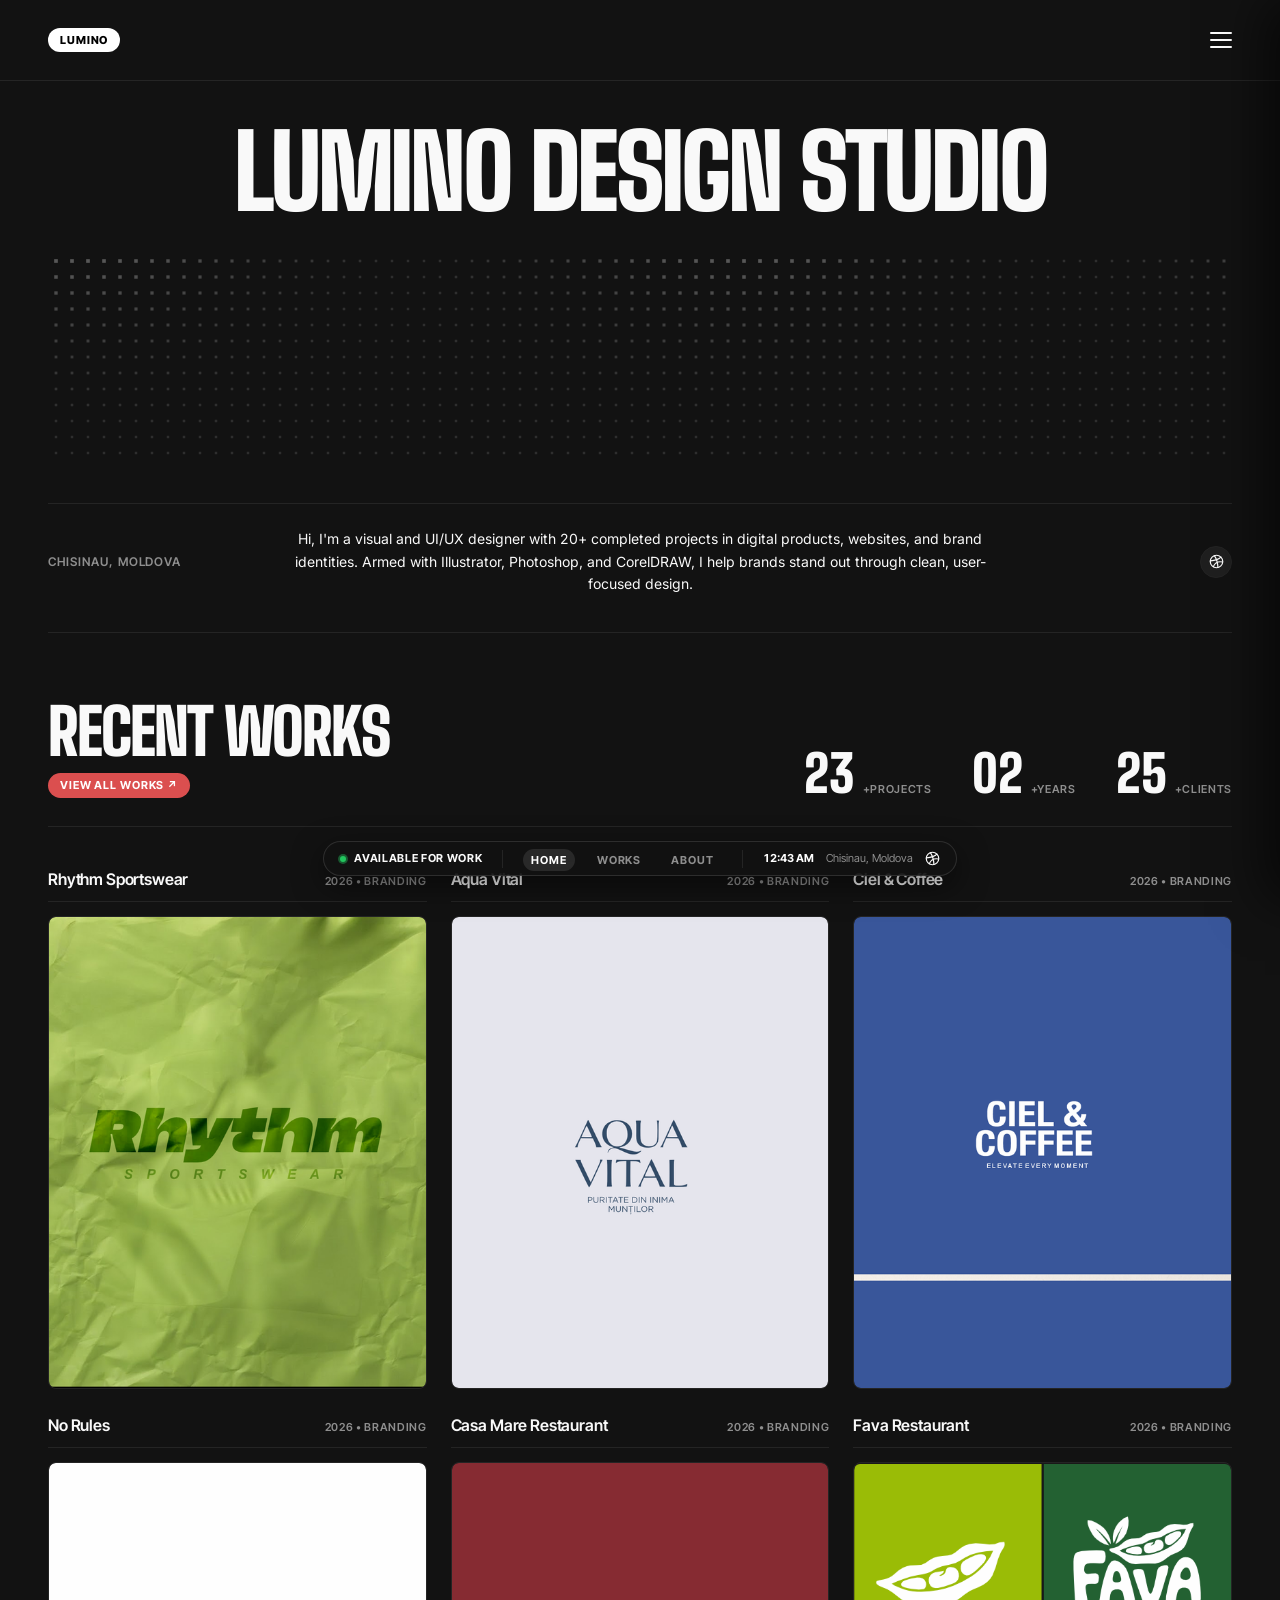
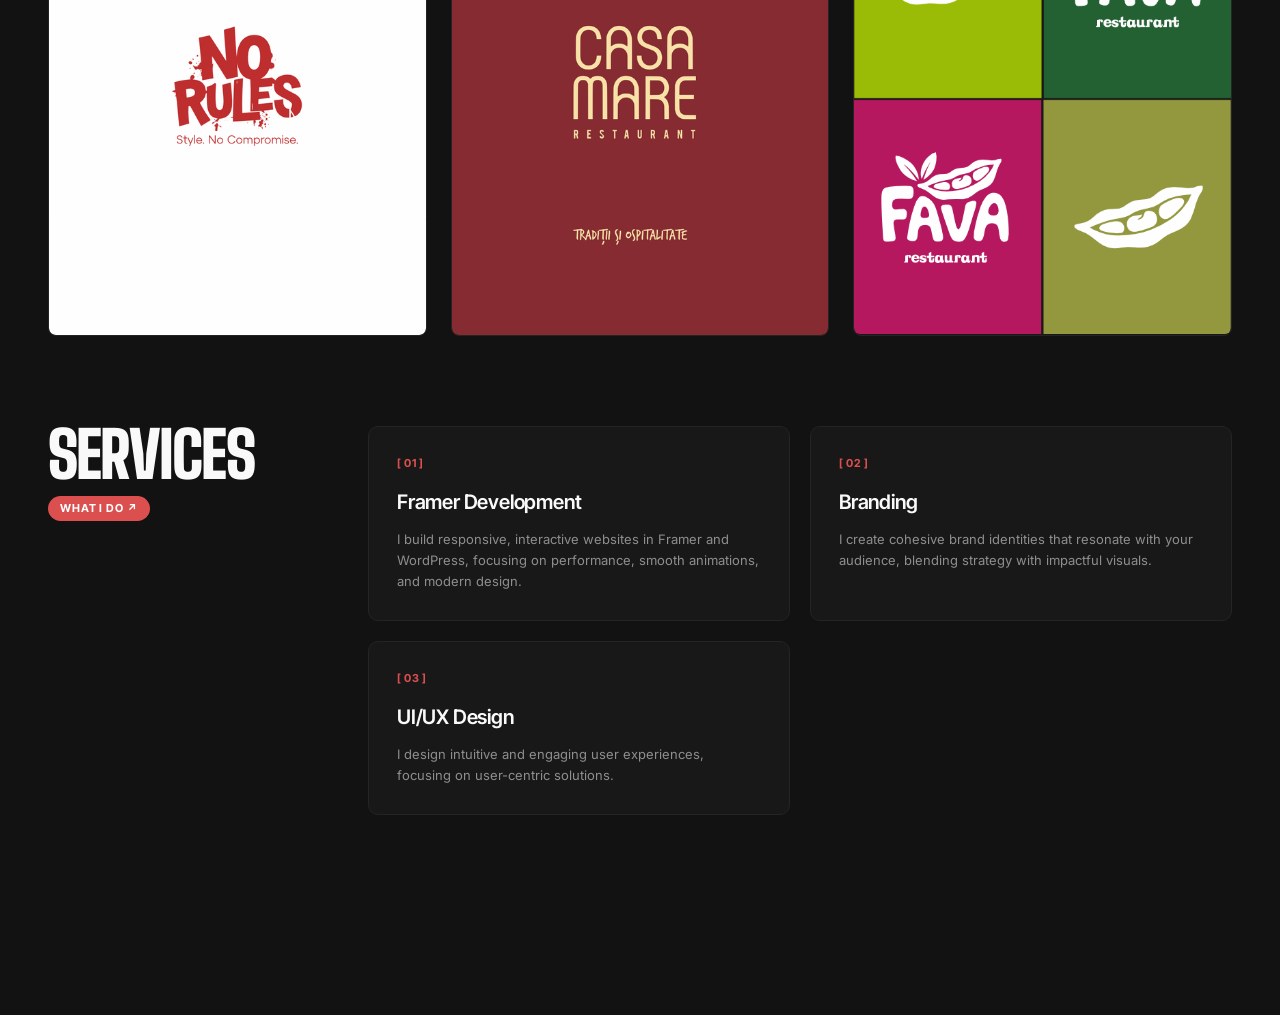
<file: index.html>
<!DOCTYPE html>
<html lang="en">
<head>
    <meta charset="UTF-8">
    <meta name="viewport" content="width=device-width, initial-scale=1.0">
    <title>LUMINO DESIGN STUDIO &mdash; Dark Edition</title>
    <!-- Google Fonts -->
    <link rel="preconnect" href="https://fonts.googleapis.com">
    <link rel="preconnect" href="https://fonts.gstatic.com" crossorigin>
    <link href="https://fonts.googleapis.com/css2?family=Big+Shoulders+Display:wght@700;900&family=Inter+Tight:ital,wght@0,400;0,500;0,600;0,700;1,500;1,700&family=Inter:wght@400;500;600&display=swap" rel="stylesheet">
    <link rel="stylesheet" href="assets/css/main.css">
</head>
<body>

    <!-- Minimal Dark Top Bar -->
    <header class="lumino-top-bar">
        <div class="lumino-container">
            <div class="lumino-top-bar__inner">
                <a href="index.html" class="lumino-logo-pill">Lumino</a>

                <!-- 3-Line Hamburger Toggle (Donor Style) -->
                <button id="lumino-top-toggle" class="lumino-top-nav-toggle" aria-label="Open Menu">
                    <span></span>
                    <span></span>
                    <span></span>
                </button>
            </div>
        </div>
    </header>

    <!-- Split-Screen / Side Drawer Menu (Donor Style) -->
    <div id="lumino-menu-backdrop" class="lumino-menu-backdrop" aria-hidden="true"></div>

    <aside id="lumino-drawer-menu" class="lumino-drawer" aria-label="Main Navigation" aria-hidden="true">
        <!-- Left Black Column with Brand Letters & Matrix -->
        <div class="lumino-drawer__side">
            <div class="lumino-drawer__brand">
                <span>L</span>
                <span>U</span>
                <span>M</span>
                <span>I</span>
                <span>N</span>
                <span>O</span>
            </div>
            <div class="lumino-drawer__matrix" aria-hidden="true">
                <div class="lumino-matrix-grid">
                    <span class="lumino-matrix-dot"></span><span class="lumino-matrix-dot"></span><span class="lumino-matrix-dot"></span><span class="lumino-matrix-dot"></span>
                    <span class="lumino-matrix-dot"></span><span class="lumino-matrix-dot"></span><span class="lumino-matrix-dot"></span><span class="lumino-matrix-dot"></span>
                    <span class="lumino-matrix-dot"></span><span class="lumino-matrix-dot"></span><span class="lumino-matrix-dot"></span><span class="lumino-matrix-dot"></span>
                    <span class="lumino-matrix-dot"></span><span class="lumino-matrix-dot"></span><span class="lumino-matrix-dot"></span><span class="lumino-matrix-dot"></span>
                    <span class="lumino-matrix-dot"></span><span class="lumino-matrix-dot"></span><span class="lumino-matrix-dot"></span><span class="lumino-matrix-dot"></span>
                    <span class="lumino-matrix-dot"></span><span class="lumino-matrix-dot"></span><span class="lumino-matrix-dot"></span><span class="lumino-matrix-dot"></span>
                    <span class="lumino-matrix-dot"></span><span class="lumino-matrix-dot"></span><span class="lumino-matrix-dot"></span><span class="lumino-matrix-dot"></span>
                    <span class="lumino-matrix-dot"></span><span class="lumino-matrix-dot"></span><span class="lumino-matrix-dot"></span><span class="lumino-matrix-dot"></span>
                    <span class="lumino-matrix-dot"></span><span class="lumino-matrix-dot"></span><span class="lumino-matrix-dot"></span><span class="lumino-matrix-dot"></span>
                    <span class="lumino-matrix-dot"></span><span class="lumino-matrix-dot"></span><span class="lumino-matrix-dot"></span><span class="lumino-matrix-dot"></span>
                </div>
            </div>
        </div>

        <!-- Right Light Column with Navigation & Contact -->
        <div class="lumino-drawer__main">
            <!-- Close Button (X) -->
            <div class="lumino-drawer__header">
                <button id="lumino-drawer-close" class="lumino-drawer-close" aria-label="Close Menu">
                    <svg width="20" height="20" viewBox="0 0 24 24" fill="none" stroke="currentColor" stroke-width="2" stroke-linecap="round" stroke-linejoin="round">
                        <line x1="18" y1="6" x2="6" y2="18"></line>
                        <line x1="6" y1="6" x2="18" y2="18"></line>
                    </svg>
                </button>
            </div>

            <!-- Navigation Links 01..04 -->
            <nav class="lumino-drawer__nav">
                <ul class="lumino-drawer__list">
                    <li class="lumino-drawer__item">
                        <a href="index.html" class="lumino-drawer__link">
                            <span class="lumino-drawer__num">01</span>
                            <span class="lumino-drawer__text">HOME</span>
                        </a>
                    </li>
                    <li class="lumino-drawer__item">
                        <a href="#works" class="lumino-drawer__link">
                            <span class="lumino-drawer__num">02</span>
                            <span class="lumino-drawer__text">WORKS</span>
                        </a>
                    </li>
                    <li class="lumino-drawer__item">
                        <a href="about.html" class="lumino-drawer__link">
                            <span class="lumino-drawer__num">03</span>
                            <span class="lumino-drawer__text">ABOUT</span>
                        </a>
                    </li>
                </ul>
            </nav>

            <!-- Footer / Contact Stack -->
            <div class="lumino-drawer__footer">
                <a href="mailto:vadimcioclu5@gmail.com" class="lumino-drawer-email-btn" id="lumino-copy-email" data-email="vadimcioclu5@gmail.com">
                    <svg width="15" height="15" viewBox="0 0 24 24" fill="none" stroke="currentColor" stroke-width="2" stroke-linecap="round" stroke-linejoin="round">
                        <rect width="20" height="16" x="2" y="4" rx="2"></rect>
                        <path d="m22 7-8.97 5.7a1.94 1.94 0 0 1-2.06 0L2 7"></path>
                    </svg>
                    <span class="lumino-email-text">vadimcioclu5@gmail.com</span>
                </a>

                <div class="lumino-drawer-socials">
                    <a href="https://dribbble.com/Lu_mino" target="_blank" rel="noopener noreferrer" aria-label="Dribbble">
                        <svg width="18" height="18" viewBox="0 0 24 24" fill="none" stroke="currentColor" stroke-width="1.9" stroke-linecap="round" stroke-linejoin="round">
                            <circle cx="12" cy="12" r="10"></circle>
                            <path d="M19.13 5.09C15.22 9.14 10 10.44 2.25 10.94"></path>
                            <path d="M21.75 12.84c-6.62-1.41-12.14 1-14.9 7.42"></path>
                            <path d="M8.53 2.74c3.48 4.7 5.25 9.77 5.72 18.52"></path>
                        </svg>
                    </a>
                </div>
            </div>
        </div>
    </aside>

    <main>
        <!-- HERO: GIANT TITLE & INTERACTIVE DOT MATRIX CANVAS -->
        <section class="lumino-dark-hero">
            <div class="lumino-container">
                <!-- Giant Editorial Title -->
                <h1 class="lumino-giant-title">LUMINO DESIGN STUDIO</h1>

                <!-- Interactive Dot Matrix / Halftone Grid Canvas -->
                <div class="lumino-canvas-wrapper" aria-hidden="true">
                    <canvas id="lumino-interactive-canvas"></canvas>
                </div>

                <!-- Meta Info Row -->
                <div class="lumino-hero-meta-row">
                    <div class="lumino-hero-meta__location">
                        <span>Chisinau, Moldova</span>
                    </div>

                    <div class="lumino-hero-meta__bio">
                        <p>
                            Hi, I'm a visual and UI/UX designer with 20+ completed projects in digital products, websites, and brand identities. Armed with Illustrator, Photoshop, and CorelDRAW, I help brands stand out through clean, user-focused design.
                        </p>
                    </div>

                    <div class="lumino-hero-meta__social">
                        <a href="https://dribbble.com/Lu_mino" target="_blank" rel="noopener noreferrer" class="lumino-social-icon" aria-label="Dribbble">
                            <svg width="15" height="15" viewBox="0 0 24 24" fill="none" stroke="currentColor" stroke-width="1.9" stroke-linecap="round" stroke-linejoin="round">
                                <circle cx="12" cy="12" r="10"></circle>
                                <path d="M19.13 5.09C15.22 9.14 10 10.44 2.25 10.94"></path>
                                <path d="M21.75 12.84c-6.62-1.41-12.14 1-14.9 7.42"></path>
                                <path d="M8.53 2.74c3.48 4.7 5.25 9.77 5.72 18.52"></path>
                            </svg>
                        </a>
                    </div>
                </div>
            </div>
        </section>

        <!-- RECENT WORKS (3-COLUMN ADAPTIVE GRID) -->
        <section id="works" class="lumino-dark-works">
            <div class="lumino-container">
                <div class="lumino-section-header-row">
                    <div class="lumino-section-heading-block">
                        <h2 class="lumino-section-huge-title">Recent Works</h2>
                        <div>
                            <a href="works.html" class="lumino-badge-red">
                                <span>View All Works &nearr;</span>
                            </a>
                        </div>
                    </div>

                    <!-- Stats Group -->
                    <div class="lumino-stats-group">
                        <div class="lumino-stat-box">
                            <span class="lumino-stat-box__num">23</span>
                            <span class="lumino-stat-box__label">+Projects</span>
                        </div>
                        <div class="lumino-stat-box">
                            <span class="lumino-stat-box__num">02</span>
                            <span class="lumino-stat-box__label">+Years</span>
                        </div>
                        <div class="lumino-stat-box">
                            <span class="lumino-stat-box__num">25</span>
                            <span class="lumino-stat-box__label">+Clients</span>
                        </div>
                    </div>
                </div>

                <!-- 3-Column Adaptive Grid -->
                <div class="lumino-dark-grid-3">
                    <!-- Project 1: Rhythm Sportswear -->
                    <article class="lumino-dark-card">
                        <a href="project-rhythm.html">
                            <div class="lumino-dark-card__header">
                                <h3 class="lumino-dark-card__title">Rhythm Sportswear</h3>
                                <span class="lumino-dark-card__tag">2026 &bull; Branding</span>
                            </div>
                            <div class="lumino-dark-card__frame">
                                <img src="assets/images/projects/rhythm_green_card.png" alt="Rhythm Sportswear" class="lumino-dark-card__img" loading="eager">
                            </div>
                        </a>
                    </article>

                    <!-- Project 2: Aqua Vital -->
                    <article class="lumino-dark-card">
                        <a href="project-aquavital.html">
                            <div class="lumino-dark-card__header">
                                <h3 class="lumino-dark-card__title">Aqua Vital</h3>
                                <span class="lumino-dark-card__tag">2026 &bull; Branding</span>
                            </div>
                            <div class="lumino-dark-card__frame">
                                <img src="assets/images/projects/aqua_vital_card.png" alt="Aqua Vital" class="lumino-dark-card__img" loading="eager">
                            </div>
                        </a>
                    </article>

                    <!-- Project 3: Ciel & Coffee -->
                    <article class="lumino-dark-card">
                        <a href="project-cielcoffee.html">
                            <div class="lumino-dark-card__header">
                                <h3 class="lumino-dark-card__title">Ciel & Coffee</h3>
                                <span class="lumino-dark-card__tag">2026 &bull; Branding</span>
                            </div>
                            <div class="lumino-dark-card__frame">
                                <img src="assets/images/projects/ciel_coffee_card.png" alt="Ciel & Coffee" class="lumino-dark-card__img" loading="lazy">
                            </div>
                        </a>
                    </article>

                    <!-- Project 4: No Rules -->
                    <article class="lumino-dark-card">
                        <a href="project-norules.html">
                            <div class="lumino-dark-card__header">
                                <h3 class="lumino-dark-card__title">No Rules</h3>
                                <span class="lumino-dark-card__tag">2026 &bull; Branding</span>
                            </div>
                            <div class="lumino-dark-card__frame">
                                <img src="assets/images/projects/no_rules_card.png" alt="No Rules" class="lumino-dark-card__img" loading="lazy">
                            </div>
                        </a>
                    </article>

                    <!-- Project 5: Casa Mare Restaurant -->
                    <article class="lumino-dark-card">
                        <a href="project-casamare.html">
                            <div class="lumino-dark-card__header">
                                <h3 class="lumino-dark-card__title">Casa Mare Restaurant</h3>
                                <span class="lumino-dark-card__tag">2026 &bull; Branding</span>
                            </div>
                            <div class="lumino-dark-card__frame">
                                <img src="assets/images/projects/casa_mare_card.png" alt="Casa Mare Restaurant" class="lumino-dark-card__img" loading="lazy">
                            </div>
                        </a>
                    </article>

                    <!-- Project 6: Fava Restaurant -->
                    <article class="lumino-dark-card">
                        <a href="project-fava.html">
                            <div class="lumino-dark-card__header">
                                <h3 class="lumino-dark-card__title">Fava Restaurant</h3>
                                <span class="lumino-dark-card__tag">2026 &bull; Branding</span>
                            </div>
                            <div class="lumino-dark-card__frame lumino-dark-card__frame--adaptive">
                                <img src="assets/images/fava.png" alt="Fava Restaurant" class="lumino-dark-card__img" loading="lazy">
                            </div>
                        </a>
                    </article>
                </div>
            </div>
        </section>

        <!-- SERVICES SECTION -->
        <section id="services" class="lumino-dark-services">
            <div class="lumino-container">
                <div class="lumino-services-wrapper">
                    <div class="lumino-section-heading-block">
                        <h2 class="lumino-section-huge-title">Services</h2>
                        <div>
                            <span class="lumino-badge-red">What I Do &nearr;</span>
                        </div>
                    </div>

                    <div class="lumino-services-grid">
                        <div class="lumino-service-card">
                            <span class="lumino-service-card__num">[ 01 ]</span>
                            <h3 class="lumino-service-card__title">Framer Development</h3>
                            <p class="lumino-service-card__text">
                                I build responsive, interactive websites in Framer and WordPress, focusing on performance, smooth animations, and modern design.
                            </p>
                        </div>

                        <div class="lumino-service-card">
                            <span class="lumino-service-card__num">[ 02 ]</span>
                            <h3 class="lumino-service-card__title">Branding</h3>
                            <p class="lumino-service-card__text">
                                I create cohesive brand identities that resonate with your audience, blending strategy with impactful visuals.
                            </p>
                        </div>

                        <div class="lumino-service-card">
                            <span class="lumino-service-card__num">[ 03 ]</span>
                            <h3 class="lumino-service-card__title">UI/UX Design</h3>
                            <p class="lumino-service-card__text">
                                I design intuitive and engaging user experiences, focusing on user-centric solutions.
                            </p>
                        </div>
                    </div>
                </div>
            </div>
        </section>

    </main>

    <!-- FLOATING BOTTOM DOCK NAVIGATION -->
    <nav class="lumino-dock-wrapper" aria-label="Floating Navigation Dock">
        <div class="lumino-dock">
            <!-- Status Pill -->
            <div class="lumino-dock__status">
                <span class="lumino-dock__dot"></span>
                <span>Available for work</span>
            </div>

            <div class="lumino-dock__divider"></div>

            <!-- Navigation Links -->
            <ul class="lumino-dock__menu">
                <li><a href="index.html" class="active">Home</a></li>
                <li><a href="works.html">Works</a></li>
                <li><a href="about.html">About</a></li>
            </ul>

            <div class="lumino-dock__divider"></div>

            <!-- Live Clock & Dribbble -->
            <div class="lumino-dock__meta">
                <span id="lumino-live-clock" class="lumino-dock__time" data-timezone="Europe/Chisinau">7:00 AM</span>
                <span>Chisinau, Moldova</span>
                <a href="https://dribbble.com/Lu_mino" target="_blank" rel="noopener noreferrer" class="lumino-dock__dribbble" aria-label="Dribbble">
                    <svg width="15" height="15" viewBox="0 0 24 24" fill="none" stroke="currentColor" stroke-width="1.9" stroke-linecap="round" stroke-linejoin="round">
                        <circle cx="12" cy="12" r="10"></circle>
                        <path d="M19.13 5.09C15.22 9.14 10 10.44 2.25 10.94"></path>
                        <path d="M21.75 12.84c-6.62-1.41-12.14 1-14.9 7.42"></path>
                        <path d="M8.53 2.74c3.48 4.7 5.25 9.77 5.72 18.52"></path>
                    </svg>
                </a>
            </div>
        </div>
    </nav>

    <!-- Scripts -->
    <script src="assets/js/main.js"></script>
</body>
</html>
</file>
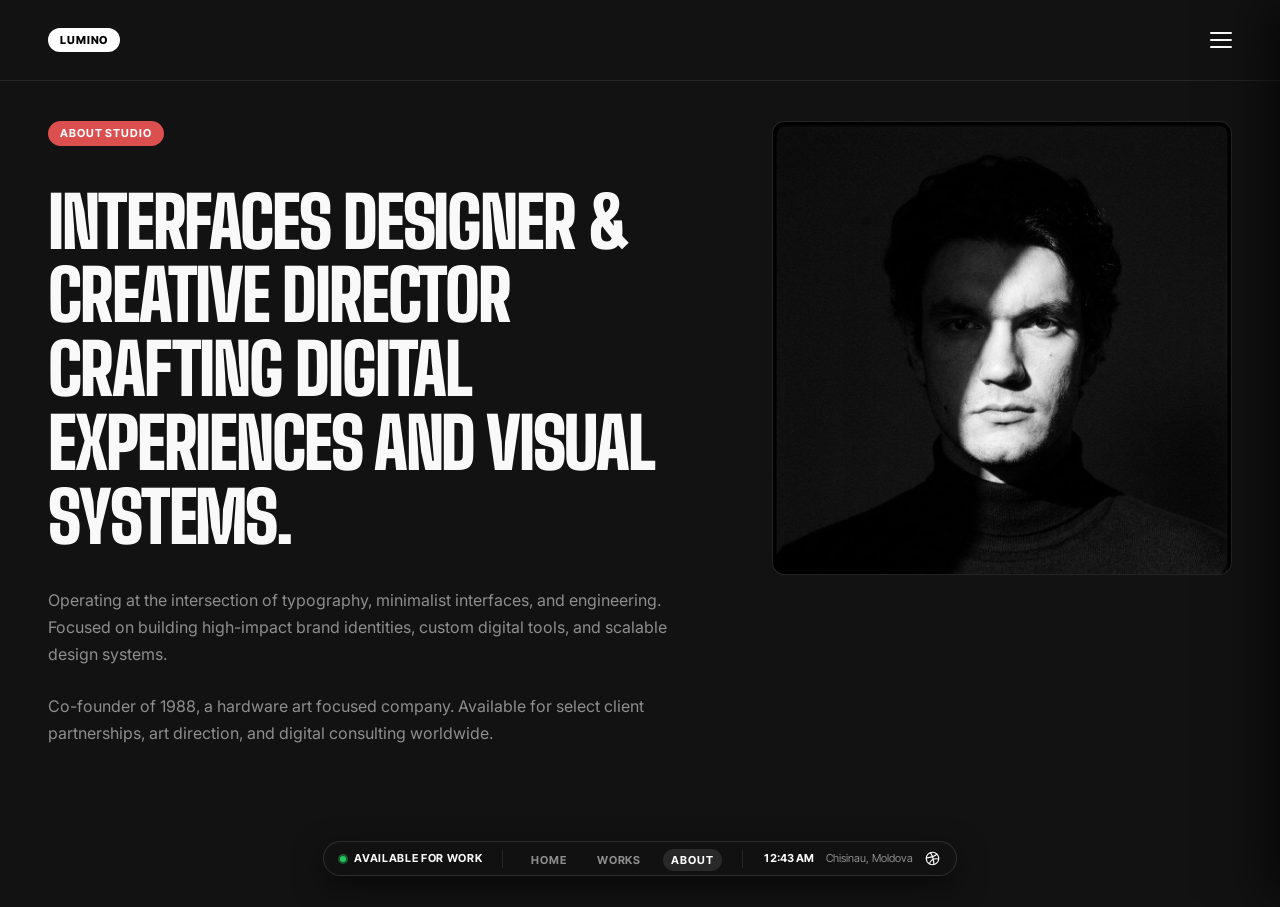
<file: about.html>
<!DOCTYPE html>
<html lang="en">
<head>
    <meta charset="UTF-8">
    <meta name="viewport" content="width=device-width, initial-scale=1.0">
    <title>About &mdash; LUMINO DESIGN STUDIO (Dark Edition)</title>
    <!-- Google Fonts -->
    <link rel="preconnect" href="https://fonts.googleapis.com">
    <link rel="preconnect" href="https://fonts.gstatic.com" crossorigin>
    <link href="https://fonts.googleapis.com/css2?family=Big+Shoulders+Display:wght@700;900&family=Inter+Tight:ital,wght@0,400;0,500;0,600;0,700;1,500;1,700&family=Inter:wght@400;500;600&display=swap" rel="stylesheet">
    <link rel="stylesheet" href="assets/css/main.css">
</head>
<body>

    <!-- Minimal Dark Top Bar -->
    <header class="lumino-top-bar">
        <div class="lumino-container">
            <div class="lumino-top-bar__inner">
                <a href="index.html" class="lumino-logo-pill">Lumino</a>
                <!-- 3-Line Hamburger Toggle (Donor Style) -->
                <button id="lumino-top-toggle" class="lumino-top-nav-toggle" aria-label="Open Menu">
                    <span></span>
                    <span></span>
                    <span></span>
                </button>
            </div>
        </div>
    </header>

    <!-- Split-Screen / Side Drawer Menu (Donor Style) -->
    <div id="lumino-menu-backdrop" class="lumino-menu-backdrop" aria-hidden="true"></div>

    <aside id="lumino-drawer-menu" class="lumino-drawer" aria-label="Main Navigation" aria-hidden="true">
        <!-- Left Black Column with Brand Letters & Matrix -->
        <div class="lumino-drawer__side">
            <div class="lumino-drawer__brand">
                <span>L</span>
                <span>U</span>
                <span>M</span>
                <span>I</span>
                <span>N</span>
                <span>O</span>
            </div>
            <div class="lumino-drawer__matrix" aria-hidden="true">
                <div class="lumino-matrix-grid">
                    <span class="lumino-matrix-dot"></span><span class="lumino-matrix-dot"></span><span class="lumino-matrix-dot"></span><span class="lumino-matrix-dot"></span>
                    <span class="lumino-matrix-dot"></span><span class="lumino-matrix-dot"></span><span class="lumino-matrix-dot"></span><span class="lumino-matrix-dot"></span>
                    <span class="lumino-matrix-dot"></span><span class="lumino-matrix-dot"></span><span class="lumino-matrix-dot"></span><span class="lumino-matrix-dot"></span>
                    <span class="lumino-matrix-dot"></span><span class="lumino-matrix-dot"></span><span class="lumino-matrix-dot"></span><span class="lumino-matrix-dot"></span>
                    <span class="lumino-matrix-dot"></span><span class="lumino-matrix-dot"></span><span class="lumino-matrix-dot"></span><span class="lumino-matrix-dot"></span>
                    <span class="lumino-matrix-dot"></span><span class="lumino-matrix-dot"></span><span class="lumino-matrix-dot"></span><span class="lumino-matrix-dot"></span>
                    <span class="lumino-matrix-dot"></span><span class="lumino-matrix-dot"></span><span class="lumino-matrix-dot"></span><span class="lumino-matrix-dot"></span>
                    <span class="lumino-matrix-dot"></span><span class="lumino-matrix-dot"></span><span class="lumino-matrix-dot"></span><span class="lumino-matrix-dot"></span>
                    <span class="lumino-matrix-dot"></span><span class="lumino-matrix-dot"></span><span class="lumino-matrix-dot"></span><span class="lumino-matrix-dot"></span>
                    <span class="lumino-matrix-dot"></span><span class="lumino-matrix-dot"></span><span class="lumino-matrix-dot"></span><span class="lumino-matrix-dot"></span>
                </div>
            </div>
        </div>

        <!-- Right Light Column with Navigation & Contact -->
        <div class="lumino-drawer__main">
            <!-- Close Button (X) -->
            <div class="lumino-drawer__header">
                <button id="lumino-drawer-close" class="lumino-drawer-close" aria-label="Close Menu">
                    <svg width="20" height="20" viewBox="0 0 24 24" fill="none" stroke="currentColor" stroke-width="2" stroke-linecap="round" stroke-linejoin="round">
                        <line x1="18" y1="6" x2="6" y2="18"></line>
                        <line x1="6" y1="6" x2="18" y2="18"></line>
                    </svg>
                </button>
            </div>

            <!-- Navigation Links 01..04 -->
            <nav class="lumino-drawer__nav">
                <ul class="lumino-drawer__list">
                    <li class="lumino-drawer__item">
                        <a href="index.html" class="lumino-drawer__link">
                            <span class="lumino-drawer__num">01</span>
                            <span class="lumino-drawer__text">HOME</span>
                        </a>
                    </li>
                    <li class="lumino-drawer__item">
                        <a href="works.html" class="lumino-drawer__link">
                            <span class="lumino-drawer__num">02</span>
                            <span class="lumino-drawer__text">WORKS</span>
                        </a>
                    </li>
                    <li class="lumino-drawer__item">
                        <a href="about.html" class="lumino-drawer__link">
                            <span class="lumino-drawer__num">03</span>
                            <span class="lumino-drawer__text">ABOUT</span>
                        </a>
                    </li>
                </ul>
            </nav>

            <!-- Footer / Contact Stack -->
            <div class="lumino-drawer__footer">
                <a href="mailto:vadimcioclu5@gmail.com" class="lumino-drawer-email-btn" id="lumino-copy-email" data-email="vadimcioclu5@gmail.com">
                    <svg width="15" height="15" viewBox="0 0 24 24" fill="none" stroke="currentColor" stroke-width="2" stroke-linecap="round" stroke-linejoin="round">
                        <rect width="20" height="16" x="2" y="4" rx="2"></rect>
                        <path d="m22 7-8.97 5.7a1.94 1.94 0 0 1-2.06 0L2 7"></path>
                    </svg>
                    <span class="lumino-email-text">vadimcioclu5@gmail.com</span>
                </a>

                <div class="lumino-drawer-socials">
                    <a href="https://dribbble.com/Lu_mino" target="_blank" rel="noopener noreferrer" aria-label="Dribbble">
                        <svg width="18" height="18" viewBox="0 0 24 24" fill="none" stroke="currentColor" stroke-width="1.9" stroke-linecap="round" stroke-linejoin="round">
                            <circle cx="12" cy="12" r="10"></circle>
                            <path d="M19.13 5.09C15.22 9.14 10 10.44 2.25 10.94"></path>
                            <path d="M21.75 12.84c-6.62-1.41-12.14 1-14.9 7.42"></path>
                            <path d="M8.53 2.74c3.48 4.7 5.25 9.77 5.72 18.52"></path>
                        </svg>
                    </a>
                </div>
            </div>
        </div>
    </aside>

    <main>
        <section class="lumino-dark-hero">
            <div class="lumino-container">
                <div class="lumino-about-grid">
                    <!-- Bio Info -->
                    <div>
                        <span class="lumino-badge-red" style="margin-bottom: 24px;">About Studio</span>
                        <h1 class="lumino-section-huge-title" style="font-size: clamp(2.5rem, 5.5vw, 4.5rem); margin-top: 16px; margin-bottom: 32px; line-height: 1.05;">
                            Interfaces designer &amp; creative director crafting digital experiences and visual systems.
                        </h1>
                        <p style="font-size: 16px; line-height: 1.7; color: var(--text-secondary); max-width: 620px; margin-bottom: 24px;">
                            Operating at the intersection of typography, minimalist interfaces, and engineering. Focused on building high-impact brand identities, custom digital tools, and scalable design systems.
                        </p>
                        <p style="font-size: 16px; line-height: 1.7; color: var(--text-secondary); max-width: 620px;">
                            Co-founder of 1988, a hardware art focused company. Available for select client partnerships, art direction, and digital consulting worldwide.
                        </p>
                    </div>

                    <!-- Profile Photo (me.jpg from user assets) -->
                    <div class="lumino-about-photo" style="border: 1px solid var(--border-color);">
                        <img src="assets/images/me.jpg" alt="Lumino Profile Photo" loading="eager">
                    </div>
                </div>
            </div>
        </section>
    </main>

    <!-- FLOATING BOTTOM DOCK NAVIGATION -->
    <nav class="lumino-dock-wrapper" aria-label="Floating Navigation Dock">
        <div class="lumino-dock">
            <div class="lumino-dock__status">
                <span class="lumino-dock__dot"></span>
                <span>Available for work</span>
            </div>

            <div class="lumino-dock__divider"></div>

            <ul class="lumino-dock__menu">
                <li><a href="index.html">Home</a></li>
                <li><a href="works.html">Works</a></li>
                <li><a href="about.html" class="active">About</a></li>
            </ul>

            <div class="lumino-dock__divider"></div>

            <div class="lumino-dock__meta">
                <span id="lumino-live-clock" class="lumino-dock__time" data-timezone="Europe/Chisinau">7:00 AM</span>
                <span>Chisinau, Moldova</span>
                <a href="https://dribbble.com/Lu_mino" target="_blank" rel="noopener noreferrer" class="lumino-dock__dribbble" aria-label="Dribbble">
                    <svg width="15" height="15" viewBox="0 0 24 24" fill="none" stroke="currentColor" stroke-width="1.9" stroke-linecap="round" stroke-linejoin="round">
                        <circle cx="12" cy="12" r="10"></circle>
                        <path d="M19.13 5.09C15.22 9.14 10 10.44 2.25 10.94"></path>
                        <path d="M21.75 12.84c-6.62-1.41-12.14 1-14.9 7.42"></path>
                        <path d="M8.53 2.74c3.48 4.7 5.25 9.77 5.72 18.52"></path>
                    </svg>
                </a>
            </div>
        </div>
    </nav>

    <script src="assets/js/main.js"></script>
</body>
</html>
</file>
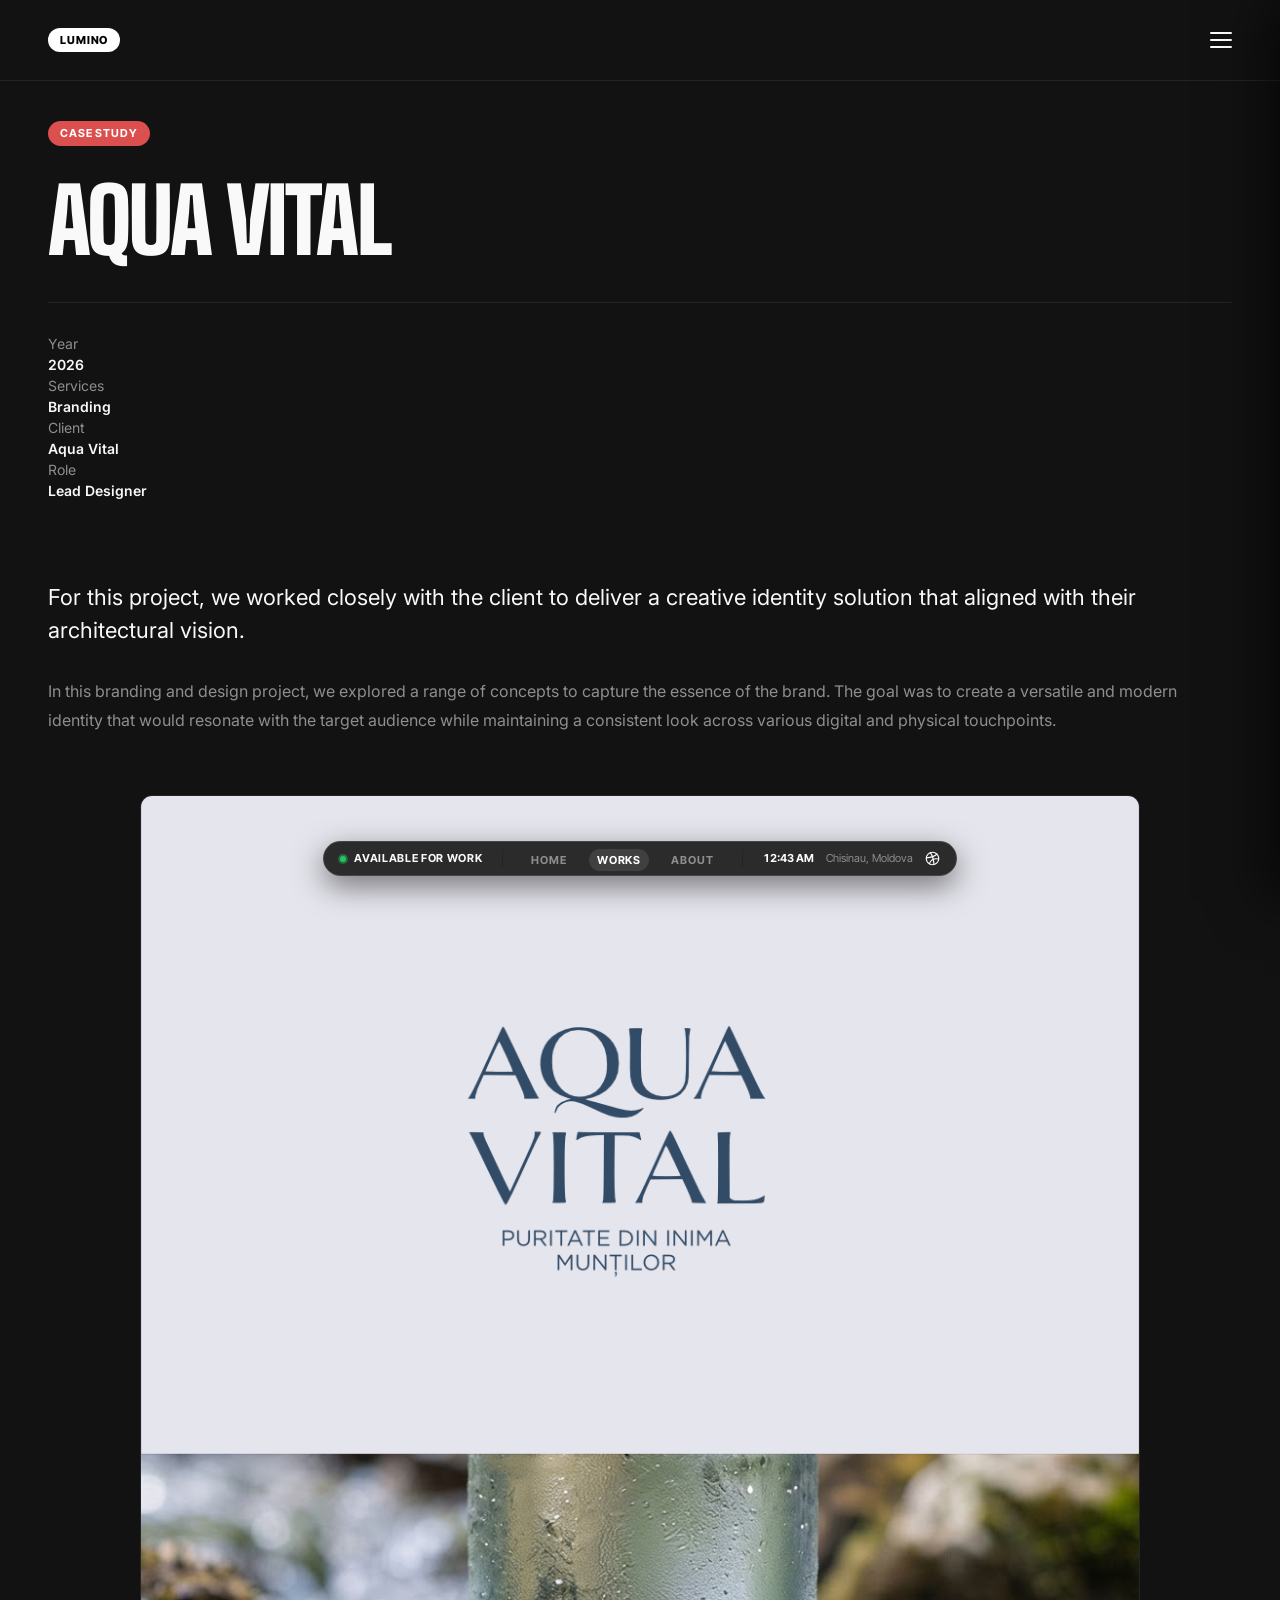
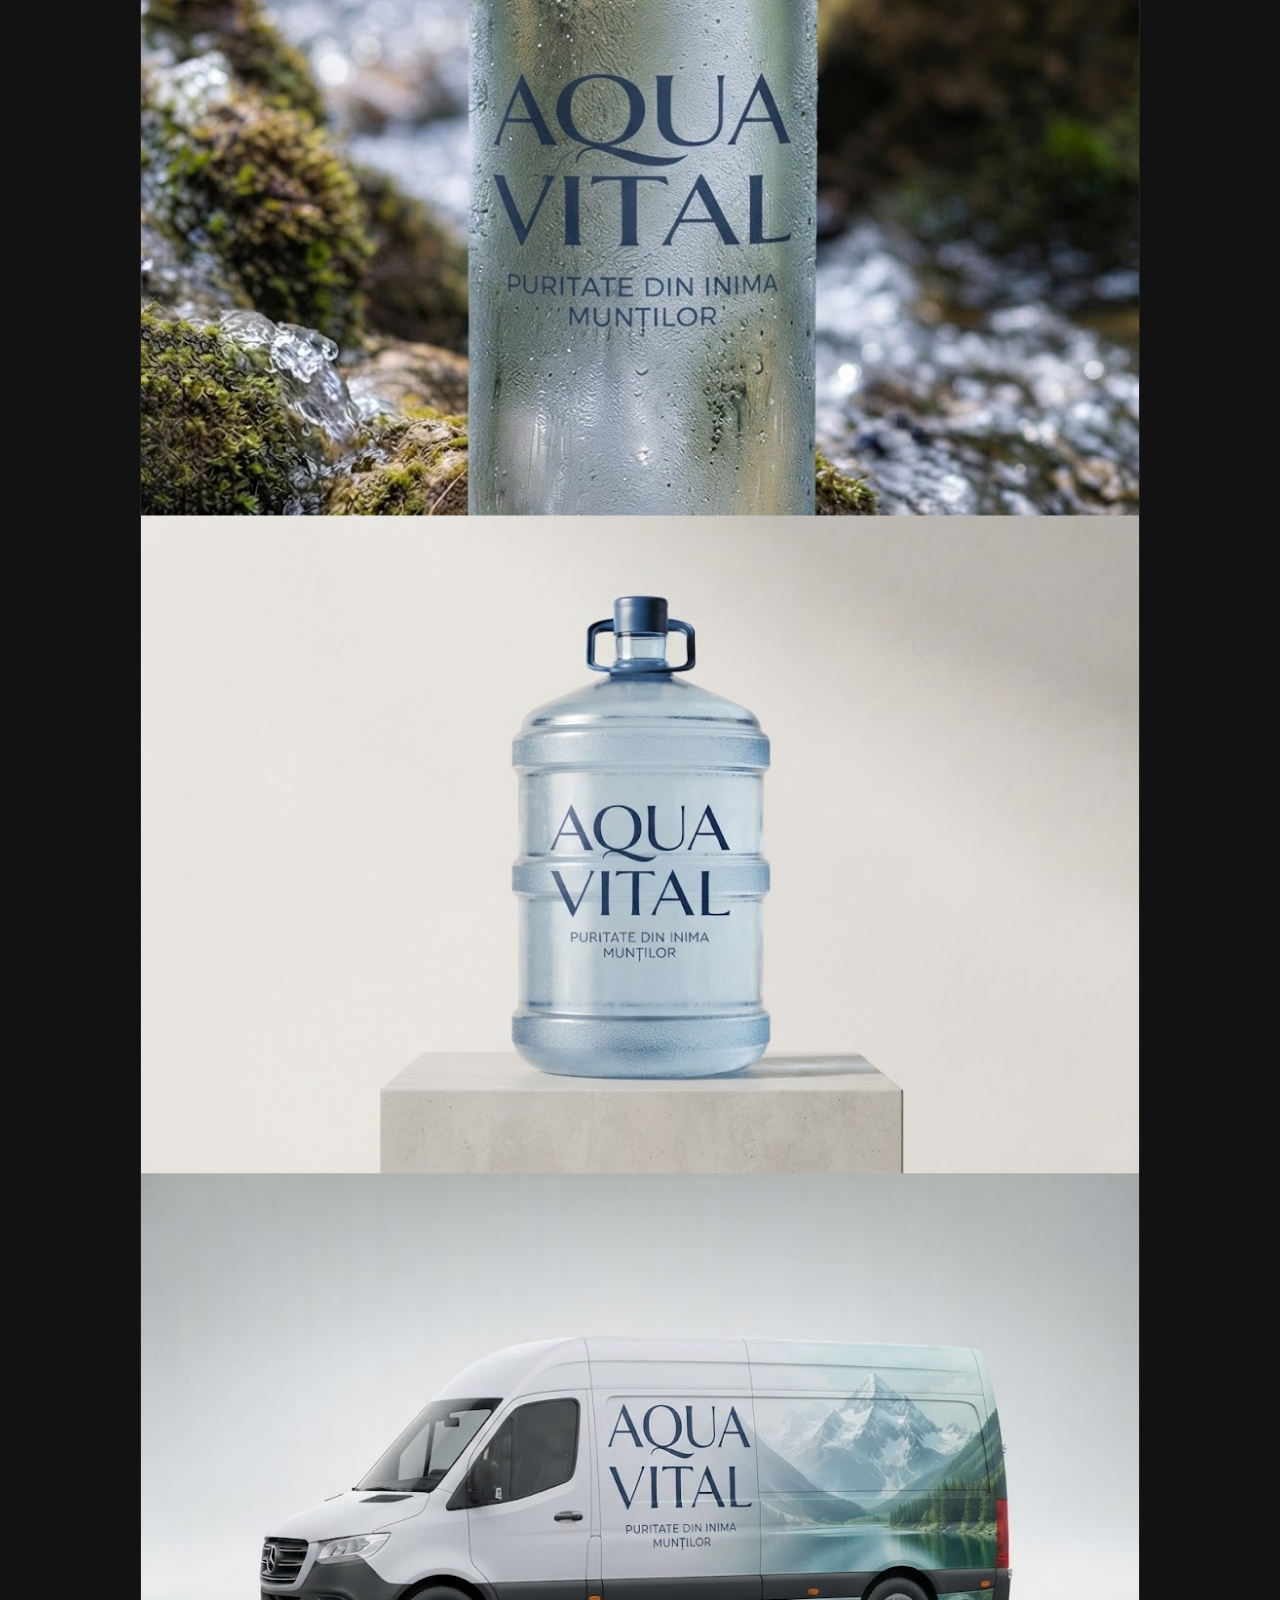
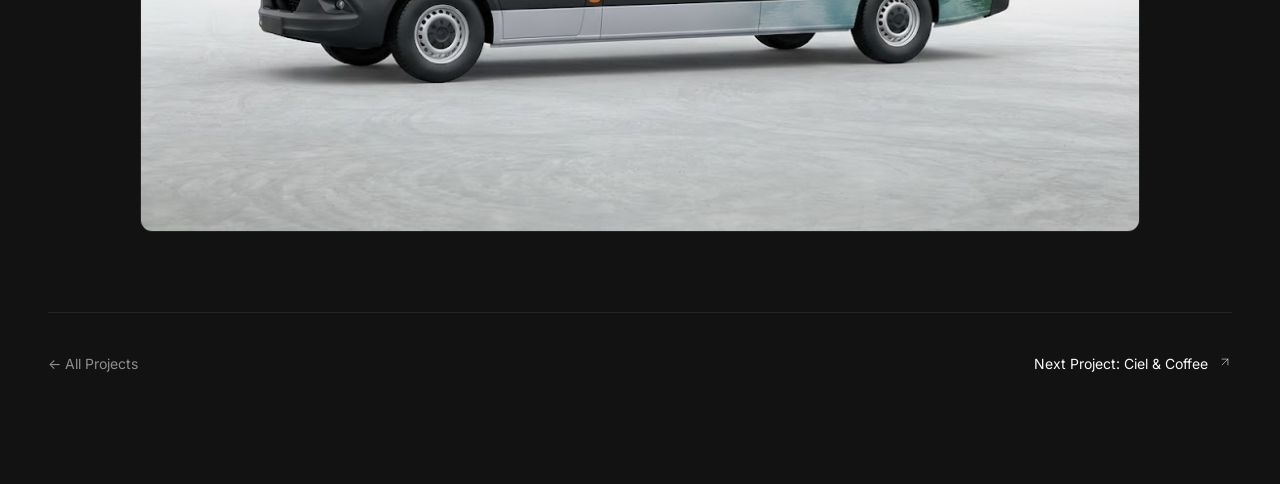
<file: project-aquavital.html>
<!DOCTYPE html>
<html lang="en">
<head>
    <meta charset="UTF-8">
    <meta name="viewport" content="width=device-width, initial-scale=1.0">
    <title>Aqua Vital &mdash; Case Study &mdash; LUMINO DESIGN STUDIO (Dark Edition)</title>
    <!-- Google Fonts -->
    <link rel="preconnect" href="https://fonts.googleapis.com">
    <link rel="preconnect" href="https://fonts.gstatic.com" crossorigin>
    <link href="https://fonts.googleapis.com/css2?family=Big+Shoulders+Display:wght@700;900&family=Inter+Tight:ital,wght@0,400;0,500;0,600;0,700;1,500;1,700&family=Inter:wght@400;500;600&display=swap" rel="stylesheet">
    <link rel="stylesheet" href="assets/css/main.css">
</head>
<body>

    <!-- Minimal Dark Top Bar -->
    <header class="lumino-top-bar">
        <div class="lumino-container">
            <div class="lumino-top-bar__inner">
                <a href="index.html" class="lumino-logo-pill">Lumino</a>
                <!-- 3-Line Hamburger Toggle (Donor Style) -->
                <button id="lumino-top-toggle" class="lumino-top-nav-toggle" aria-label="Open Menu">
                    <span></span>
                    <span></span>
                    <span></span>
                </button>
            </div>
        </div>
    </header>

    <!-- Split-Screen / Side Drawer Menu (Donor Style) -->
    <div id="lumino-menu-backdrop" class="lumino-menu-backdrop" aria-hidden="true"></div>

    <aside id="lumino-drawer-menu" class="lumino-drawer" aria-label="Main Navigation" aria-hidden="true">
        <!-- Left Black Column with Brand Letters & Matrix -->
        <div class="lumino-drawer__side">
            <div class="lumino-drawer__brand">
                <span>L</span>
                <span>U</span>
                <span>M</span>
                <span>I</span>
                <span>N</span>
                <span>O</span>
            </div>
            <div class="lumino-drawer__matrix" aria-hidden="true">
                <div class="lumino-matrix-grid">
                    <span class="lumino-matrix-dot"></span><span class="lumino-matrix-dot"></span><span class="lumino-matrix-dot"></span><span class="lumino-matrix-dot"></span>
                    <span class="lumino-matrix-dot"></span><span class="lumino-matrix-dot"></span><span class="lumino-matrix-dot"></span><span class="lumino-matrix-dot"></span>
                    <span class="lumino-matrix-dot"></span><span class="lumino-matrix-dot"></span><span class="lumino-matrix-dot"></span><span class="lumino-matrix-dot"></span>
                    <span class="lumino-matrix-dot"></span><span class="lumino-matrix-dot"></span><span class="lumino-matrix-dot"></span><span class="lumino-matrix-dot"></span>
                    <span class="lumino-matrix-dot"></span><span class="lumino-matrix-dot"></span><span class="lumino-matrix-dot"></span><span class="lumino-matrix-dot"></span>
                    <span class="lumino-matrix-dot"></span><span class="lumino-matrix-dot"></span><span class="lumino-matrix-dot"></span><span class="lumino-matrix-dot"></span>
                    <span class="lumino-matrix-dot"></span><span class="lumino-matrix-dot"></span><span class="lumino-matrix-dot"></span><span class="lumino-matrix-dot"></span>
                    <span class="lumino-matrix-dot"></span><span class="lumino-matrix-dot"></span><span class="lumino-matrix-dot"></span><span class="lumino-matrix-dot"></span>
                    <span class="lumino-matrix-dot"></span><span class="lumino-matrix-dot"></span><span class="lumino-matrix-dot"></span><span class="lumino-matrix-dot"></span>
                    <span class="lumino-matrix-dot"></span><span class="lumino-matrix-dot"></span><span class="lumino-matrix-dot"></span><span class="lumino-matrix-dot"></span>
                </div>
            </div>
        </div>

        <!-- Right Light Column with Navigation & Contact -->
        <div class="lumino-drawer__main">
            <!-- Close Button (X) -->
            <div class="lumino-drawer__header">
                <button id="lumino-drawer-close" class="lumino-drawer-close" aria-label="Close Menu">
                    <svg width="20" height="20" viewBox="0 0 24 24" fill="none" stroke="currentColor" stroke-width="2" stroke-linecap="round" stroke-linejoin="round">
                        <line x1="18" y1="6" x2="6" y2="18"></line>
                        <line x1="6" y1="6" x2="18" y2="18"></line>
                    </svg>
                </button>
            </div>

            <!-- Navigation Links 01..04 -->
            <nav class="lumino-drawer__nav">
                <ul class="lumino-drawer__list">
                    <li class="lumino-drawer__item">
                        <a href="index.html" class="lumino-drawer__link">
                            <span class="lumino-drawer__num">01</span>
                            <span class="lumino-drawer__text">HOME</span>
                        </a>
                    </li>
                    <li class="lumino-drawer__item">
                        <a href="works.html" class="lumino-drawer__link">
                            <span class="lumino-drawer__num">02</span>
                            <span class="lumino-drawer__text">WORKS</span>
                        </a>
                    </li>
                    <li class="lumino-drawer__item">
                        <a href="about.html" class="lumino-drawer__link">
                            <span class="lumino-drawer__num">03</span>
                            <span class="lumino-drawer__text">ABOUT</span>
                        </a>
                    </li>
                </ul>
            </nav>

            <!-- Footer / Contact Stack -->
            <div class="lumino-drawer__footer">
                <a href="mailto:vadimcioclu5@gmail.com" class="lumino-drawer-email-btn" id="lumino-copy-email" data-email="vadimcioclu5@gmail.com">
                    <svg width="15" height="15" viewBox="0 0 24 24" fill="none" stroke="currentColor" stroke-width="2" stroke-linecap="round" stroke-linejoin="round">
                        <rect width="20" height="16" x="2" y="4" rx="2"></rect>
                        <path d="m22 7-8.97 5.7a1.94 1.94 0 0 1-2.06 0L2 7"></path>
                    </svg>
                    <span class="lumino-email-text">vadimcioclu5@gmail.com</span>
                </a>

                <div class="lumino-drawer-socials">
                    <a href="https://dribbble.com/Lu_mino" target="_blank" rel="noopener noreferrer" aria-label="Dribbble">
                        <svg width="18" height="18" viewBox="0 0 24 24" fill="none" stroke="currentColor" stroke-width="1.9" stroke-linecap="round" stroke-linejoin="round">
                            <circle cx="12" cy="12" r="10"></circle>
                            <path d="M19.13 5.09C15.22 9.14 10 10.44 2.25 10.94"></path>
                            <path d="M21.75 12.84c-6.62-1.41-12.14 1-14.9 7.42"></path>
                            <path d="M8.53 2.74c3.48 4.7 5.25 9.77 5.72 18.52"></path>
                        </svg>
                    </a>
                </div>
            </div>
        </div>
    </aside>

    <main>
        <!-- Project Info Bar -->
        <section class="lumino-dark-hero" style="padding-bottom: 40px;">
            <div class="lumino-container">
                <span class="lumino-badge-red" style="margin-bottom: 20px;">Case Study</span>
                <h1 class="lumino-section-huge-title" style="font-size: clamp(3rem, 7vw, 6.5rem); margin-top: 14px; margin-bottom: 40px;">
                    Aqua Vital
                </h1>

                <div class="lumino-project-info-grid" style="padding-top: 30px; border-top: 1px solid var(--border-color);">
                    <div class="lumino-info-block">
                        <p class="lumino-info-block__label" style="color: var(--text-secondary);">Year</p>
                        <p class="lumino-info-block__val" style="color: var(--text-primary); font-weight: 600;">2026</p>
                    </div>
                    <div class="lumino-info-block">
                        <p class="lumino-info-block__label" style="color: var(--text-secondary);">Services</p>
                        <p class="lumino-info-block__val" style="color: var(--text-primary); font-weight: 600;">Branding</p>
                    </div>
                    <div class="lumino-info-block">
                        <p class="lumino-info-block__label" style="color: var(--text-secondary);">Client</p>
                        <p class="lumino-info-block__val" style="color: var(--text-primary); font-weight: 600;">Aqua Vital</p>
                    </div>
                    <div class="lumino-info-block">
                        <p class="lumino-info-block__label" style="color: var(--text-secondary);">Role</p>
                        <p class="lumino-info-block__val" style="color: var(--text-primary); font-weight: 600;">Lead Designer</p>
                    </div>
                </div>
            </div>
        </section>

        <!-- Project Presentation -->
        <section class="lumino-project-content" style="padding-top: 40px;">
            <div class="lumino-container">
                <div class="lumino-project-lead" style="color: var(--text-primary); font-size: 22px; line-height: 1.5; margin-bottom: 30px;">
                    <p>
                        For this project, we worked closely with the client to deliver a creative identity solution that aligned with their architectural vision.
                    </p>
                </div>

                <div class="lumino-project-body" style="color: var(--text-secondary); font-size: 16px; line-height: 1.8; margin-bottom: 60px;">
                    <p>
                        In this branding and design project, we explored a range of concepts to capture the essence of the brand. The goal was to create a versatile and modern identity that would resonate with the target audience while maintaining a consistent look across various digital and physical touchpoints.
                    </p>
                </div>

                <!-- Showcase Media (Full Presentation Scroll) -->
                <div class="lumino-project-gallery">
                    <div class="lumino-gallery-item" style="background: var(--card-bg); border: 1px solid var(--border-color); border-radius: 12px; overflow: hidden; margin-bottom: 40px; max-width: 1000px; margin-left: auto; margin-right: auto;">
                        <img src="assets/images/projects/aqua_vital_full.png" alt="Aqua Vital Full Presentation" loading="eager" style="width: 100%; height: auto; display: block;">
                    </div>
                </div>

                <!-- Next Project Footer Navigation -->
                <div style="margin-top: 80px; padding-top: 40px; border-top: 1px solid var(--border-color); display: flex; justify-content: space-between; align-items: center;">
                    <a href="works.html" class="lumino-section-link" style="color: var(--text-secondary);">
                        &larr; All Projects
                    </a>

                    <a href="project-cielcoffee.html" class="lumino-section-link" style="color: var(--text-primary);">
                        <span>Next Project: Ciel & Coffee</span>
                        <svg viewBox="0 0 24 24" fill="none" stroke="currentColor" stroke-linecap="round" stroke-linejoin="round" style="width: 14px; height: 14px; margin-left: 6px;">
                            <line x1="7" y1="17" x2="17" y2="7"></line>
                            <polyline points="7 7 17 7 17 17"></polyline>
                        </svg>
                    </a>
                </div>
            </div>
        </section>
    </main>

    <!-- FLOATING BOTTOM DOCK NAVIGATION -->
    <nav class="lumino-dock-wrapper" aria-label="Floating Navigation Dock">
        <div class="lumino-dock">
            <div class="lumino-dock__status">
                <span class="lumino-dock__dot"></span>
                <span>Available for work</span>
            </div>

            <div class="lumino-dock__divider"></div>

            <ul class="lumino-dock__menu">
                <li><a href="index.html">Home</a></li>
                <li><a href="works.html" class="active">Works</a></li>
                <li><a href="about.html">About</a></li>
            </ul>

            <div class="lumino-dock__divider"></div>

            <div class="lumino-dock__meta">
                <span id="lumino-live-clock" class="lumino-dock__time" data-timezone="Europe/Chisinau">7:00 AM</span>
                <span>Chisinau, Moldova</span>
                <a href="https://dribbble.com/Lu_mino" target="_blank" rel="noopener noreferrer" class="lumino-dock__dribbble" aria-label="Dribbble">
                    <svg width="15" height="15" viewBox="0 0 24 24" fill="none" stroke="currentColor" stroke-width="1.9" stroke-linecap="round" stroke-linejoin="round">
                        <circle cx="12" cy="12" r="10"></circle>
                        <path d="M19.13 5.09C15.22 9.14 10 10.44 2.25 10.94"></path>
                        <path d="M21.75 12.84c-6.62-1.41-12.14 1-14.9 7.42"></path>
                        <path d="M8.53 2.74c3.48 4.7 5.25 9.77 5.72 18.52"></path>
                    </svg>
                </a>
            </div>
        </div>
    </nav>

    <script src="assets/js/main.js"></script>
</body>
</html>
</file>
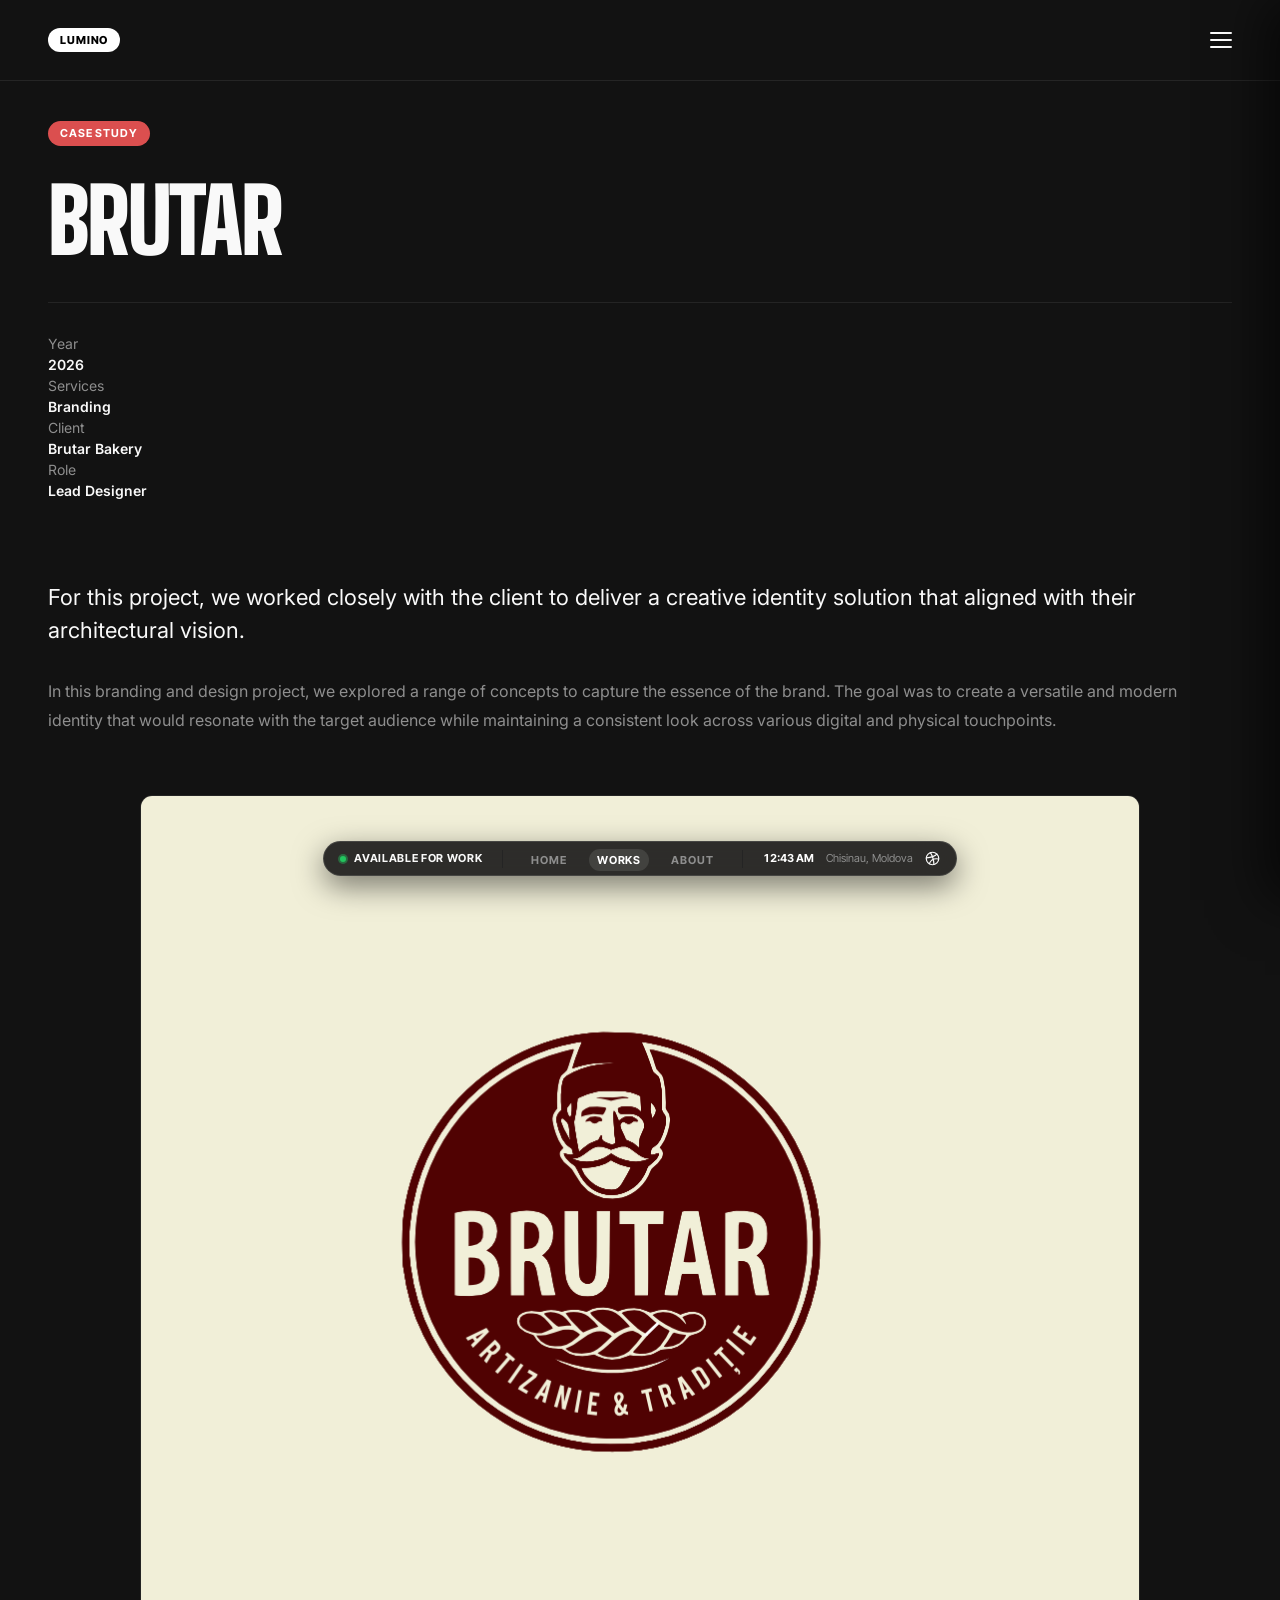
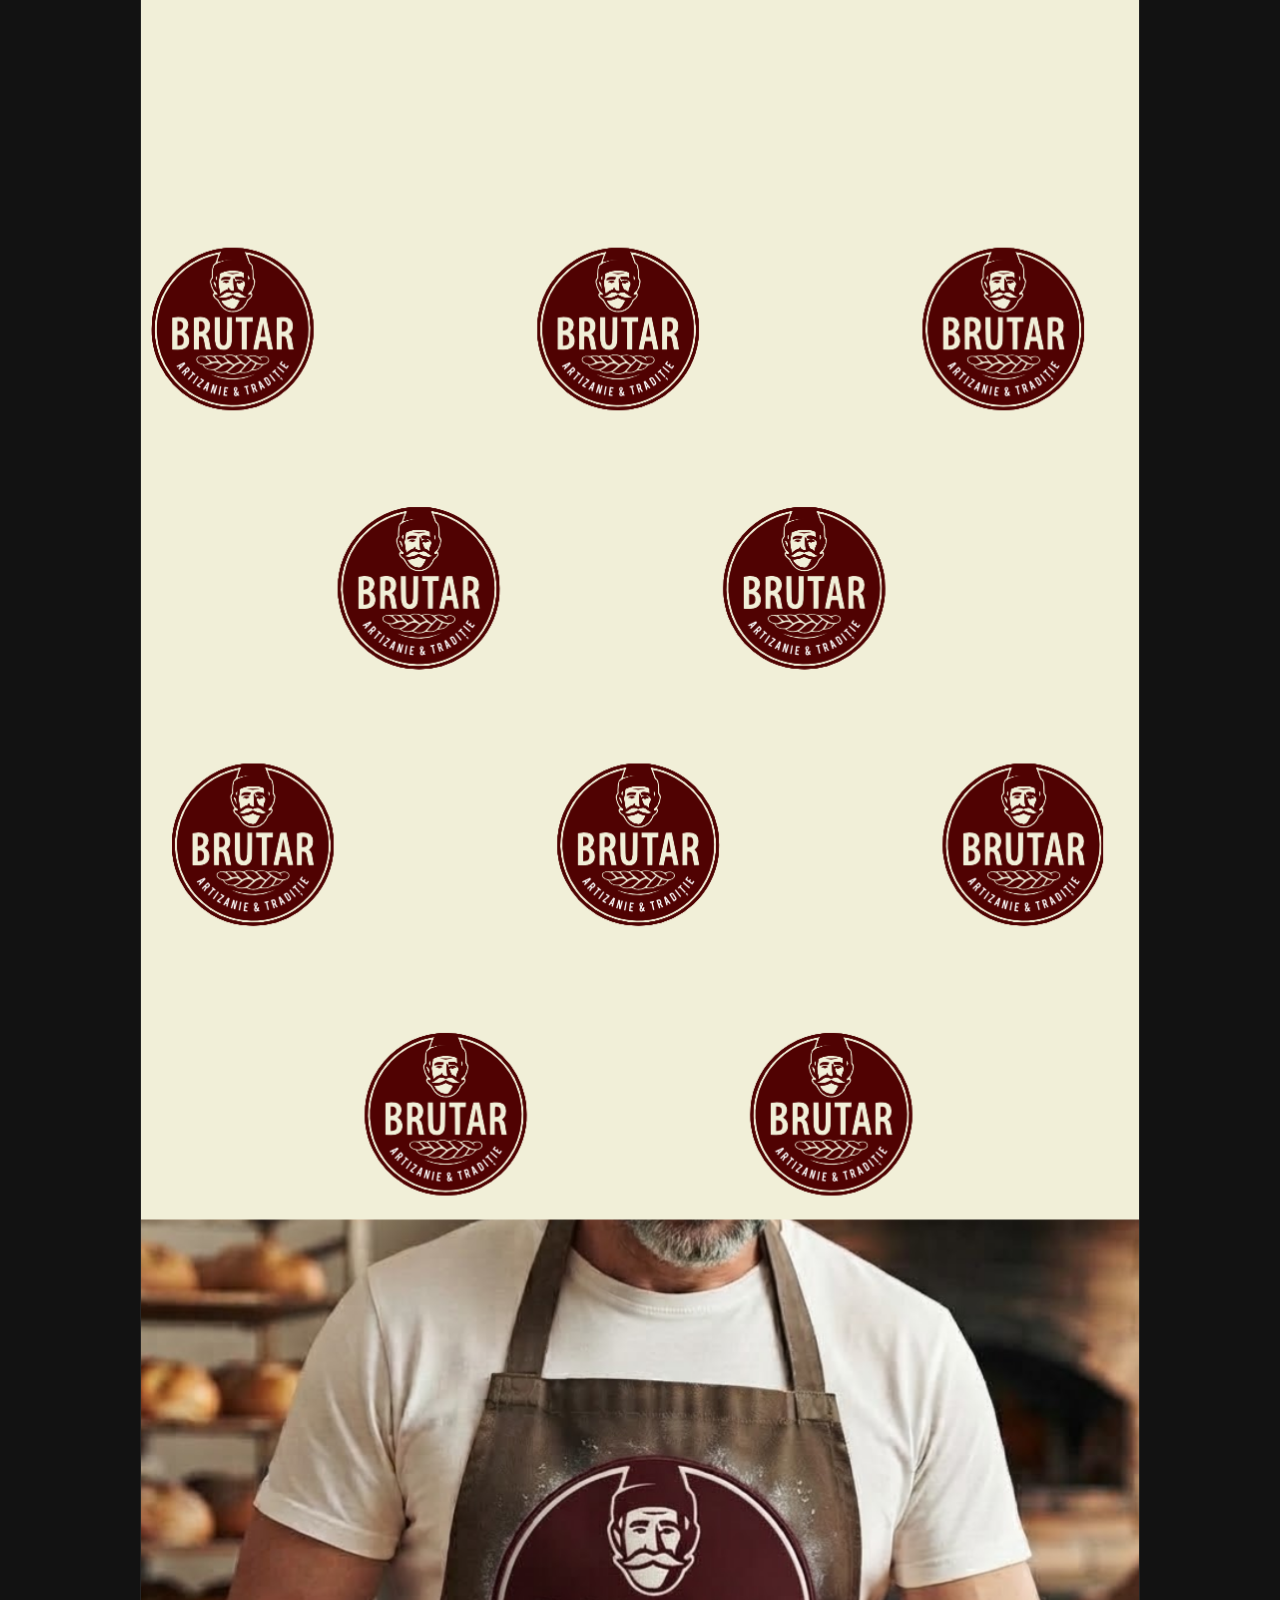
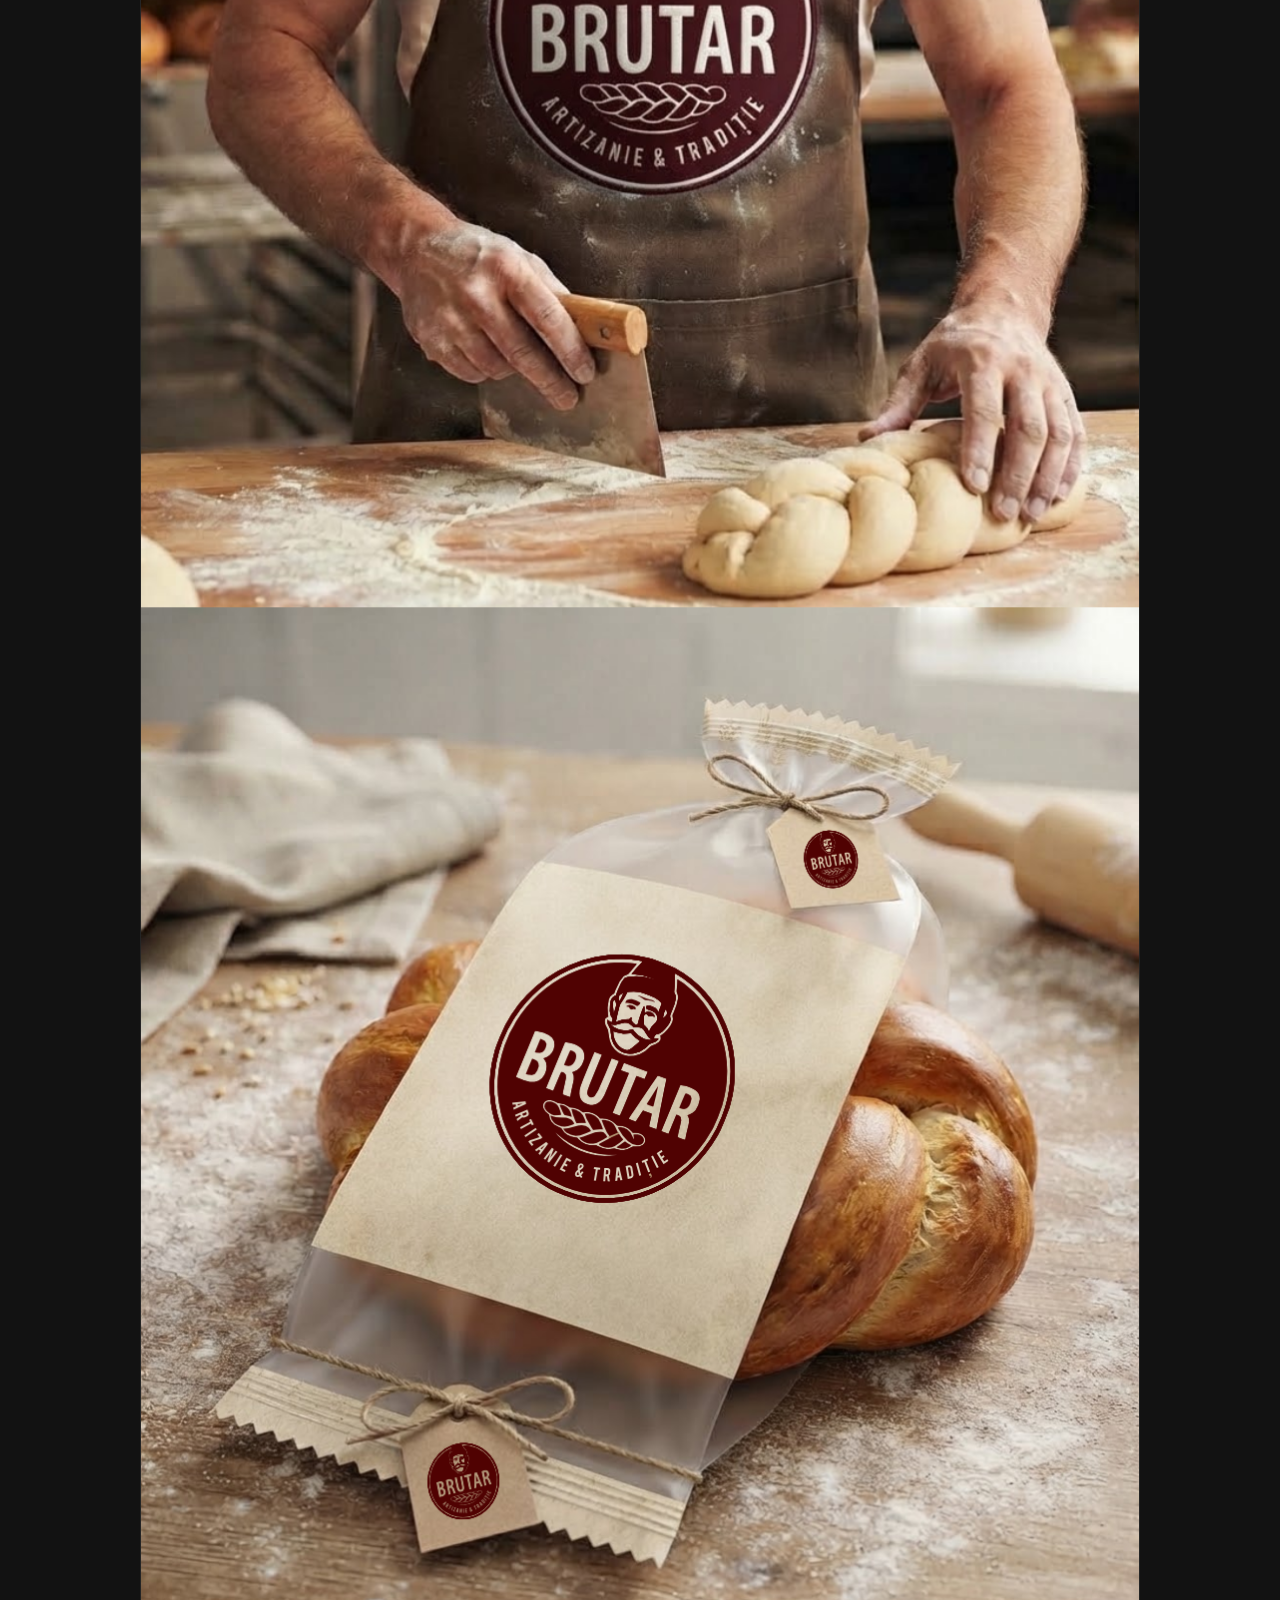
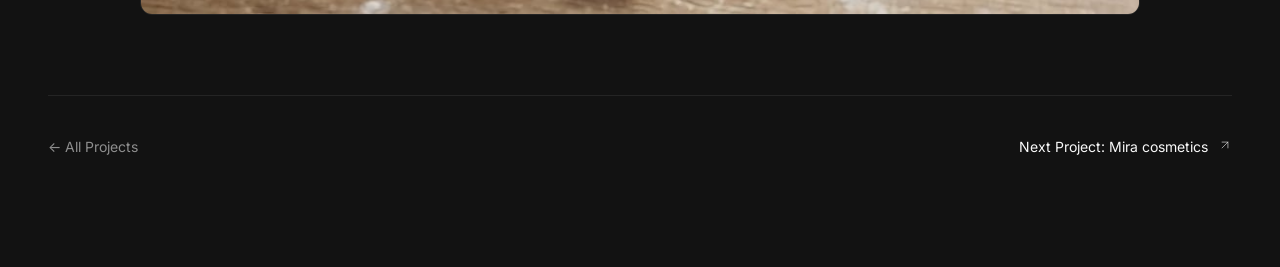
<file: project-brutar.html>
<!DOCTYPE html>
<html lang="en">
<head>
    <meta charset="UTF-8">
    <meta name="viewport" content="width=device-width, initial-scale=1.0">
    <title>Brutar &mdash; Case Study &mdash; LUMINO DESIGN STUDIO (Dark Edition)</title>
    <!-- Google Fonts -->
    <link rel="preconnect" href="https://fonts.googleapis.com">
    <link rel="preconnect" href="https://fonts.gstatic.com" crossorigin>
    <link href="https://fonts.googleapis.com/css2?family=Big+Shoulders+Display:wght@700;900&family=Inter+Tight:ital,wght@0,400;0,500;0,600;0,700;1,500;1,700&family=Inter:wght@400;500;600&display=swap" rel="stylesheet">
    <link rel="stylesheet" href="assets/css/main.css">
</head>
<body>

    <!-- Minimal Dark Top Bar -->
    <header class="lumino-top-bar">
        <div class="lumino-container">
            <div class="lumino-top-bar__inner">
                <a href="index.html" class="lumino-logo-pill">Lumino</a>
                <!-- 3-Line Hamburger Toggle (Donor Style) -->
                <button id="lumino-top-toggle" class="lumino-top-nav-toggle" aria-label="Open Menu">
                    <span></span>
                    <span></span>
                    <span></span>
                </button>
            </div>
        </div>
    </header>

    <!-- Split-Screen / Side Drawer Menu (Donor Style) -->
    <div id="lumino-menu-backdrop" class="lumino-menu-backdrop" aria-hidden="true"></div>

    <aside id="lumino-drawer-menu" class="lumino-drawer" aria-label="Main Navigation" aria-hidden="true">
        <!-- Left Black Column with Brand Letters & Matrix -->
        <div class="lumino-drawer__side">
            <div class="lumino-drawer__brand">
                <span>L</span>
                <span>U</span>
                <span>M</span>
                <span>I</span>
                <span>N</span>
                <span>O</span>
            </div>
            <div class="lumino-drawer__matrix" aria-hidden="true">
                <div class="lumino-matrix-grid">
                    <span class="lumino-matrix-dot"></span><span class="lumino-matrix-dot"></span><span class="lumino-matrix-dot"></span><span class="lumino-matrix-dot"></span>
                    <span class="lumino-matrix-dot"></span><span class="lumino-matrix-dot"></span><span class="lumino-matrix-dot"></span><span class="lumino-matrix-dot"></span>
                    <span class="lumino-matrix-dot"></span><span class="lumino-matrix-dot"></span><span class="lumino-matrix-dot"></span><span class="lumino-matrix-dot"></span>
                    <span class="lumino-matrix-dot"></span><span class="lumino-matrix-dot"></span><span class="lumino-matrix-dot"></span><span class="lumino-matrix-dot"></span>
                    <span class="lumino-matrix-dot"></span><span class="lumino-matrix-dot"></span><span class="lumino-matrix-dot"></span><span class="lumino-matrix-dot"></span>
                    <span class="lumino-matrix-dot"></span><span class="lumino-matrix-dot"></span><span class="lumino-matrix-dot"></span><span class="lumino-matrix-dot"></span>
                    <span class="lumino-matrix-dot"></span><span class="lumino-matrix-dot"></span><span class="lumino-matrix-dot"></span><span class="lumino-matrix-dot"></span>
                    <span class="lumino-matrix-dot"></span><span class="lumino-matrix-dot"></span><span class="lumino-matrix-dot"></span><span class="lumino-matrix-dot"></span>
                    <span class="lumino-matrix-dot"></span><span class="lumino-matrix-dot"></span><span class="lumino-matrix-dot"></span><span class="lumino-matrix-dot"></span>
                    <span class="lumino-matrix-dot"></span><span class="lumino-matrix-dot"></span><span class="lumino-matrix-dot"></span><span class="lumino-matrix-dot"></span>
                </div>
            </div>
        </div>

        <!-- Right Light Column with Navigation & Contact -->
        <div class="lumino-drawer__main">
            <!-- Close Button (X) -->
            <div class="lumino-drawer__header">
                <button id="lumino-drawer-close" class="lumino-drawer-close" aria-label="Close Menu">
                    <svg width="20" height="20" viewBox="0 0 24 24" fill="none" stroke="currentColor" stroke-width="2" stroke-linecap="round" stroke-linejoin="round">
                        <line x1="18" y1="6" x2="6" y2="18"></line>
                        <line x1="6" y1="6" x2="18" y2="18"></line>
                    </svg>
                </button>
            </div>

            <!-- Navigation Links 01..04 -->
            <nav class="lumino-drawer__nav">
                <ul class="lumino-drawer__list">
                    <li class="lumino-drawer__item">
                        <a href="index.html" class="lumino-drawer__link">
                            <span class="lumino-drawer__num">01</span>
                            <span class="lumino-drawer__text">HOME</span>
                        </a>
                    </li>
                    <li class="lumino-drawer__item">
                        <a href="works.html" class="lumino-drawer__link">
                            <span class="lumino-drawer__num">02</span>
                            <span class="lumino-drawer__text">WORKS</span>
                        </a>
                    </li>
                    <li class="lumino-drawer__item">
                        <a href="about.html" class="lumino-drawer__link">
                            <span class="lumino-drawer__num">03</span>
                            <span class="lumino-drawer__text">ABOUT</span>
                        </a>
                    </li>
                </ul>
            </nav>

            <!-- Footer / Contact Stack -->
            <div class="lumino-drawer__footer">
                <a href="mailto:vadimcioclu5@gmail.com" class="lumino-drawer-email-btn" id="lumino-copy-email" data-email="vadimcioclu5@gmail.com">
                    <svg width="15" height="15" viewBox="0 0 24 24" fill="none" stroke="currentColor" stroke-width="2" stroke-linecap="round" stroke-linejoin="round">
                        <rect width="20" height="16" x="2" y="4" rx="2"></rect>
                        <path d="m22 7-8.97 5.7a1.94 1.94 0 0 1-2.06 0L2 7"></path>
                    </svg>
                    <span class="lumino-email-text">vadimcioclu5@gmail.com</span>
                </a>

                <div class="lumino-drawer-socials">
                    <a href="https://dribbble.com/Lu_mino" target="_blank" rel="noopener noreferrer" aria-label="Dribbble">
                        <svg width="18" height="18" viewBox="0 0 24 24" fill="none" stroke="currentColor" stroke-width="1.9" stroke-linecap="round" stroke-linejoin="round">
                            <circle cx="12" cy="12" r="10"></circle>
                            <path d="M19.13 5.09C15.22 9.14 10 10.44 2.25 10.94"></path>
                            <path d="M21.75 12.84c-6.62-1.41-12.14 1-14.9 7.42"></path>
                            <path d="M8.53 2.74c3.48 4.7 5.25 9.77 5.72 18.52"></path>
                        </svg>
                    </a>
                </div>
            </div>
        </div>
    </aside>

    <main>
        <!-- Project Info Bar -->
        <section class="lumino-dark-hero" style="padding-bottom: 40px;">
            <div class="lumino-container">
                <span class="lumino-badge-red" style="margin-bottom: 20px;">Case Study</span>
                <h1 class="lumino-section-huge-title" style="font-size: clamp(3rem, 7vw, 6.5rem); margin-top: 14px; margin-bottom: 40px;">
                    Brutar
                </h1>

                <div class="lumino-project-info-grid" style="padding-top: 30px; border-top: 1px solid var(--border-color);">
                    <div class="lumino-info-block">
                        <p class="lumino-info-block__label" style="color: var(--text-secondary);">Year</p>
                        <p class="lumino-info-block__val" style="color: var(--text-primary); font-weight: 600;">2026</p>
                    </div>
                    <div class="lumino-info-block">
                        <p class="lumino-info-block__label" style="color: var(--text-secondary);">Services</p>
                        <p class="lumino-info-block__val" style="color: var(--text-primary); font-weight: 600;">Branding</p>
                    </div>
                    <div class="lumino-info-block">
                        <p class="lumino-info-block__label" style="color: var(--text-secondary);">Client</p>
                        <p class="lumino-info-block__val" style="color: var(--text-primary); font-weight: 600;">Brutar Bakery</p>
                    </div>
                    <div class="lumino-info-block">
                        <p class="lumino-info-block__label" style="color: var(--text-secondary);">Role</p>
                        <p class="lumino-info-block__val" style="color: var(--text-primary); font-weight: 600;">Lead Designer</p>
                    </div>
                </div>
            </div>
        </section>

        <!-- Project Presentation -->
        <section class="lumino-project-content" style="padding-top: 40px;">
            <div class="lumino-container">
                <div class="lumino-project-lead" style="color: var(--text-primary); font-size: 22px; line-height: 1.5; margin-bottom: 30px;">
                    <p>
                        For this project, we worked closely with the client to deliver a creative identity solution that aligned with their architectural vision.
                    </p>
                </div>

                <div class="lumino-project-body" style="color: var(--text-secondary); font-size: 16px; line-height: 1.8; margin-bottom: 60px;">
                    <p>
                        In this branding and design project, we explored a range of concepts to capture the essence of the brand. The goal was to create a versatile and modern identity that would resonate with the target audience while maintaining a consistent look across various digital and physical touchpoints.
                    </p>
                </div>

                <!-- Showcase Media (Full Presentation Scroll) -->
                <div class="lumino-project-gallery">
                    <div class="lumino-gallery-item" style="background: var(--card-bg); border: 1px solid var(--border-color); border-radius: 12px; overflow: hidden; margin-bottom: 40px; max-width: 1000px; margin-left: auto; margin-right: auto;">
                        <img src="assets/images/BRUTAR.png" alt="Brutar Full Presentation" loading="eager" style="width: 100%; height: auto; display: block;">
                    </div>
                </div>

                <!-- Next Project Footer Navigation -->
                <div style="margin-top: 80px; padding-top: 40px; border-top: 1px solid var(--border-color); display: flex; justify-content: space-between; align-items: center;">
                    <a href="works.html" class="lumino-section-link" style="color: var(--text-secondary);">
                        &larr; All Projects
                    </a>

                    <a href="project-mira.html" class="lumino-section-link" style="color: var(--text-primary);">
                        <span>Next Project: Mira cosmetics</span>
                        <svg viewBox="0 0 24 24" fill="none" stroke="currentColor" stroke-linecap="round" stroke-linejoin="round" style="width: 14px; height: 14px; margin-left: 6px;">
                            <line x1="7" y1="17" x2="17" y2="7"></line>
                            <polyline points="7 7 17 7 17 17"></polyline>
                        </svg>
                    </a>
                </div>
            </div>
        </section>
    </main>

    <!-- FLOATING BOTTOM DOCK NAVIGATION -->
    <nav class="lumino-dock-wrapper" aria-label="Floating Navigation Dock">
        <div class="lumino-dock">
            <div class="lumino-dock__status">
                <span class="lumino-dock__dot"></span>
                <span>Available for work</span>
            </div>

            <div class="lumino-dock__divider"></div>

            <ul class="lumino-dock__menu">
                <li><a href="index.html">Home</a></li>
                <li><a href="works.html" class="active">Works</a></li>
                <li><a href="about.html">About</a></li>
            </ul>

            <div class="lumino-dock__divider"></div>

            <div class="lumino-dock__meta">
                <span id="lumino-live-clock" class="lumino-dock__time" data-timezone="Europe/Chisinau">7:00 AM</span>
                <span>Chisinau, Moldova</span>
                <a href="https://dribbble.com/Lu_mino" target="_blank" rel="noopener noreferrer" class="lumino-dock__dribbble" aria-label="Dribbble">
                    <svg width="15" height="15" viewBox="0 0 24 24" fill="none" stroke="currentColor" stroke-width="1.9" stroke-linecap="round" stroke-linejoin="round">
                        <circle cx="12" cy="12" r="10"></circle>
                        <path d="M19.13 5.09C15.22 9.14 10 10.44 2.25 10.94"></path>
                        <path d="M21.75 12.84c-6.62-1.41-12.14 1-14.9 7.42"></path>
                        <path d="M8.53 2.74c3.48 4.7 5.25 9.77 5.72 18.52"></path>
                    </svg>
                </a>
            </div>
        </div>
    </nav>

    <script src="assets/js/main.js"></script>
</body>
</html>
</file>
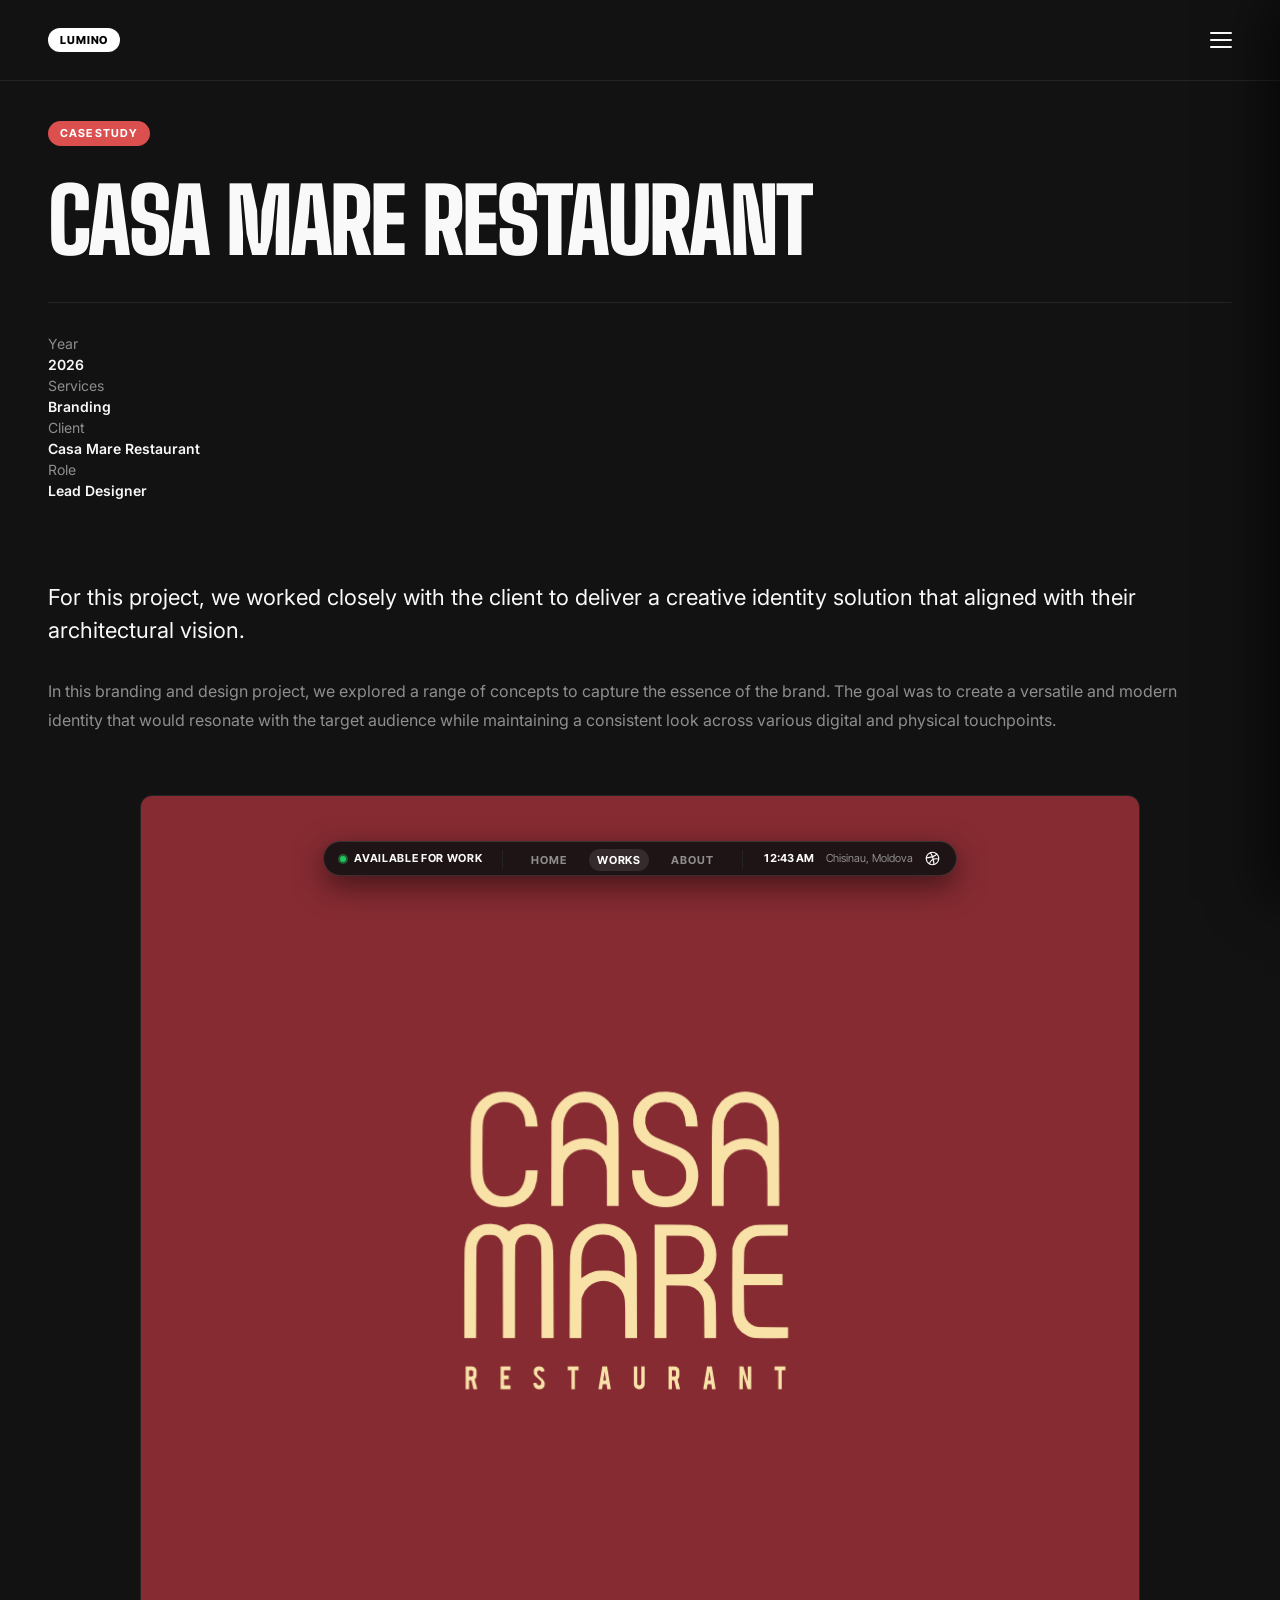
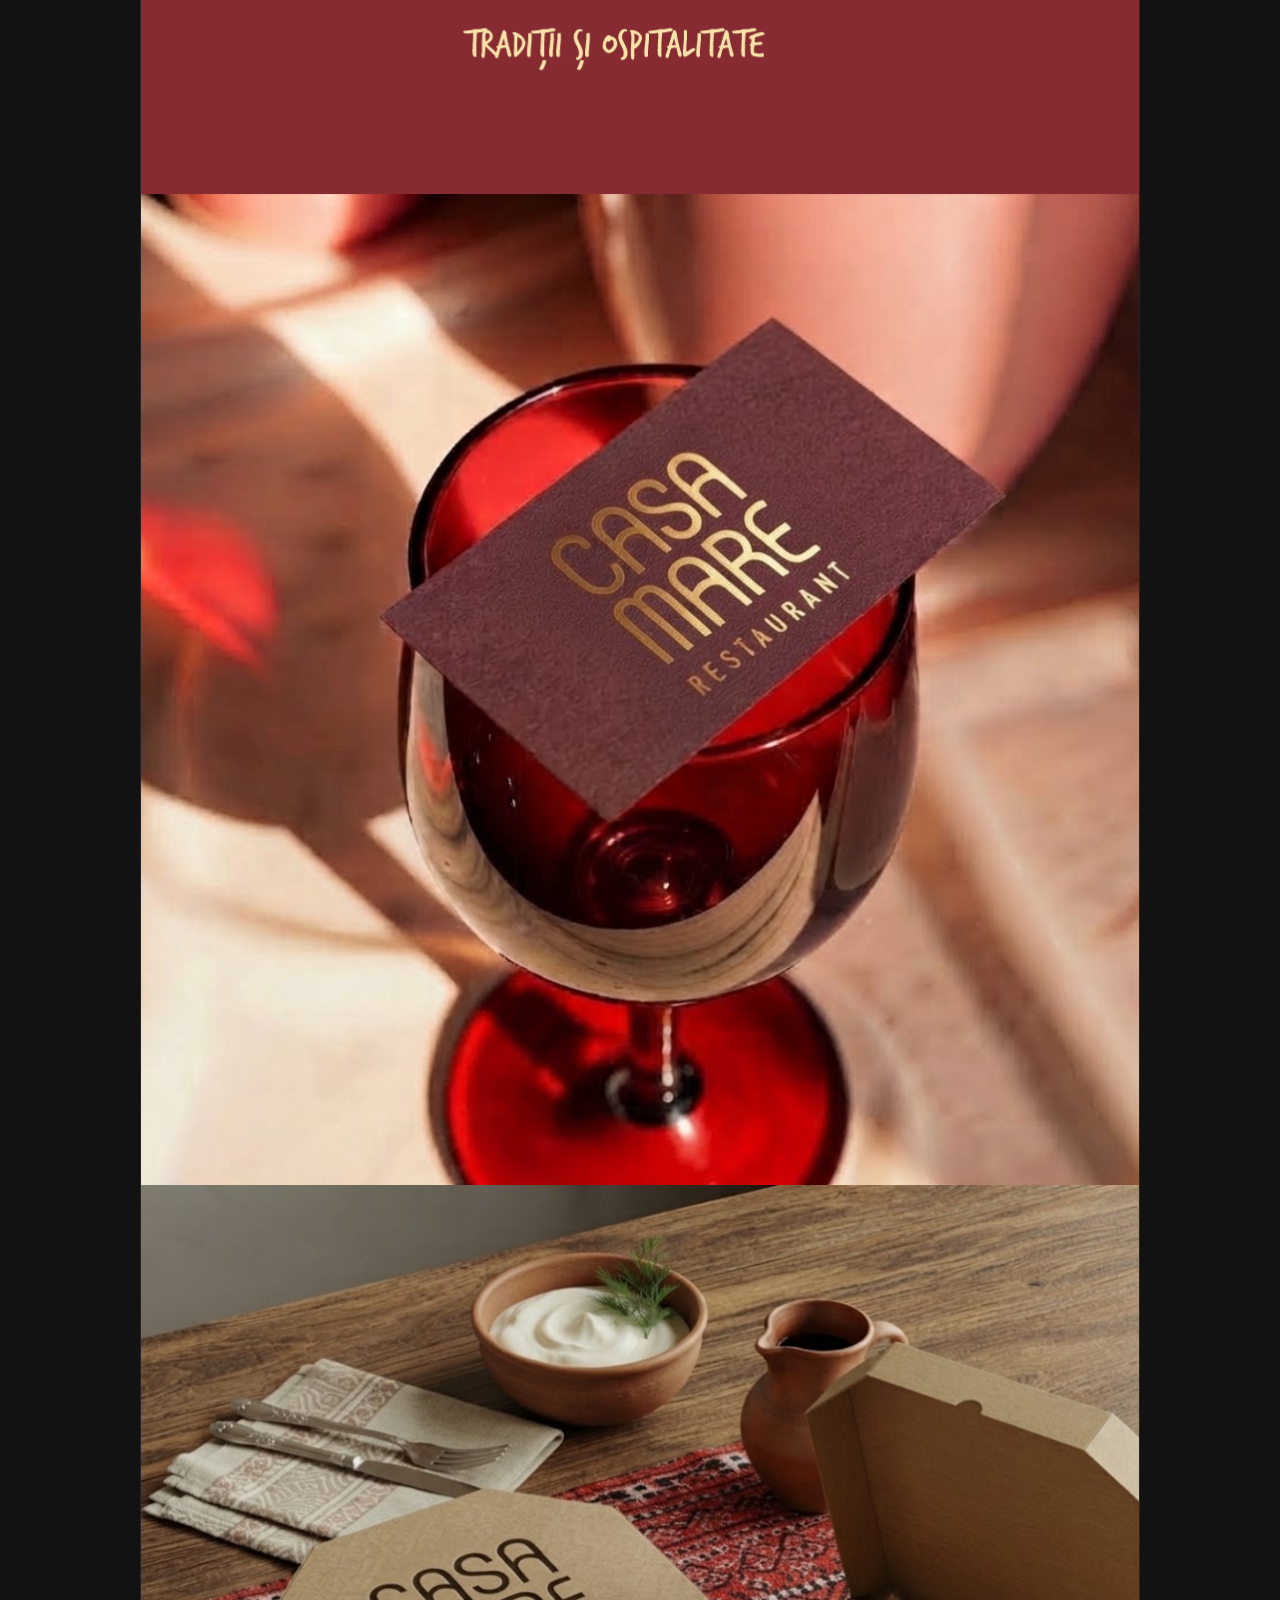
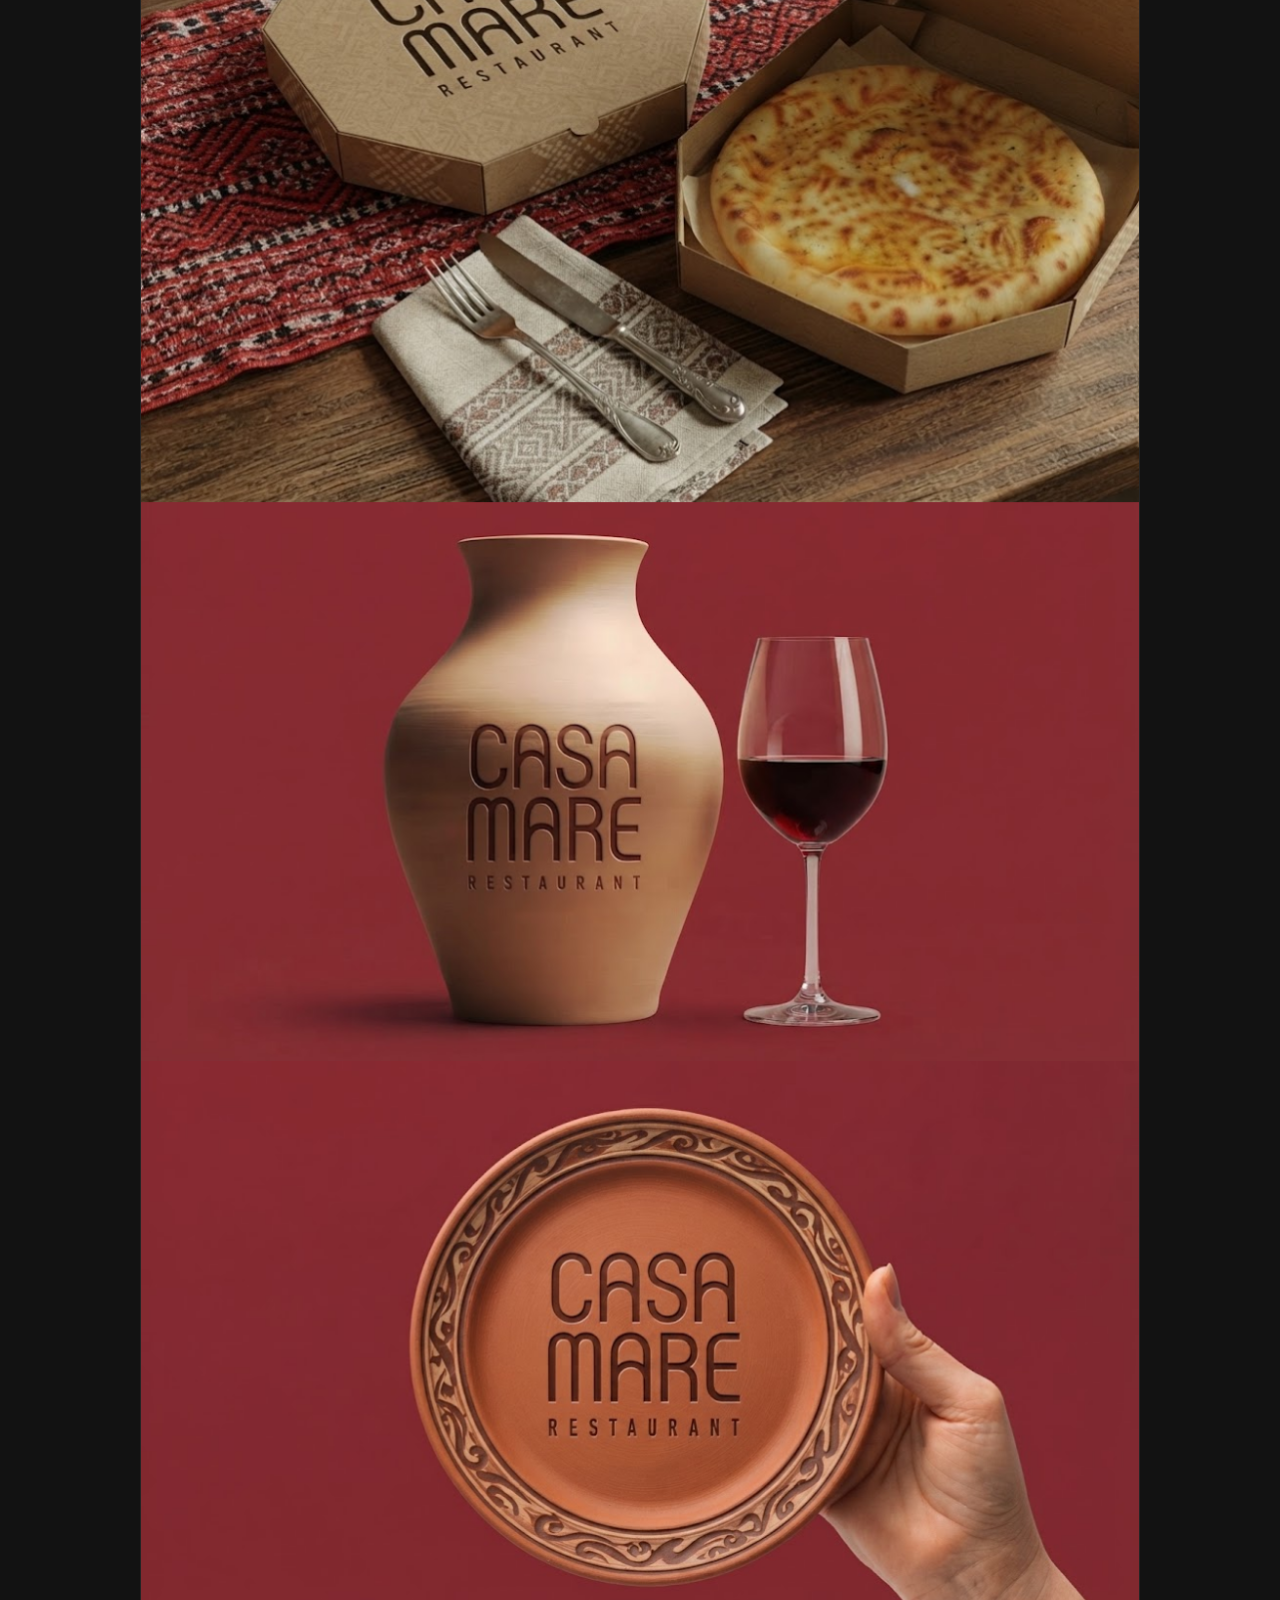
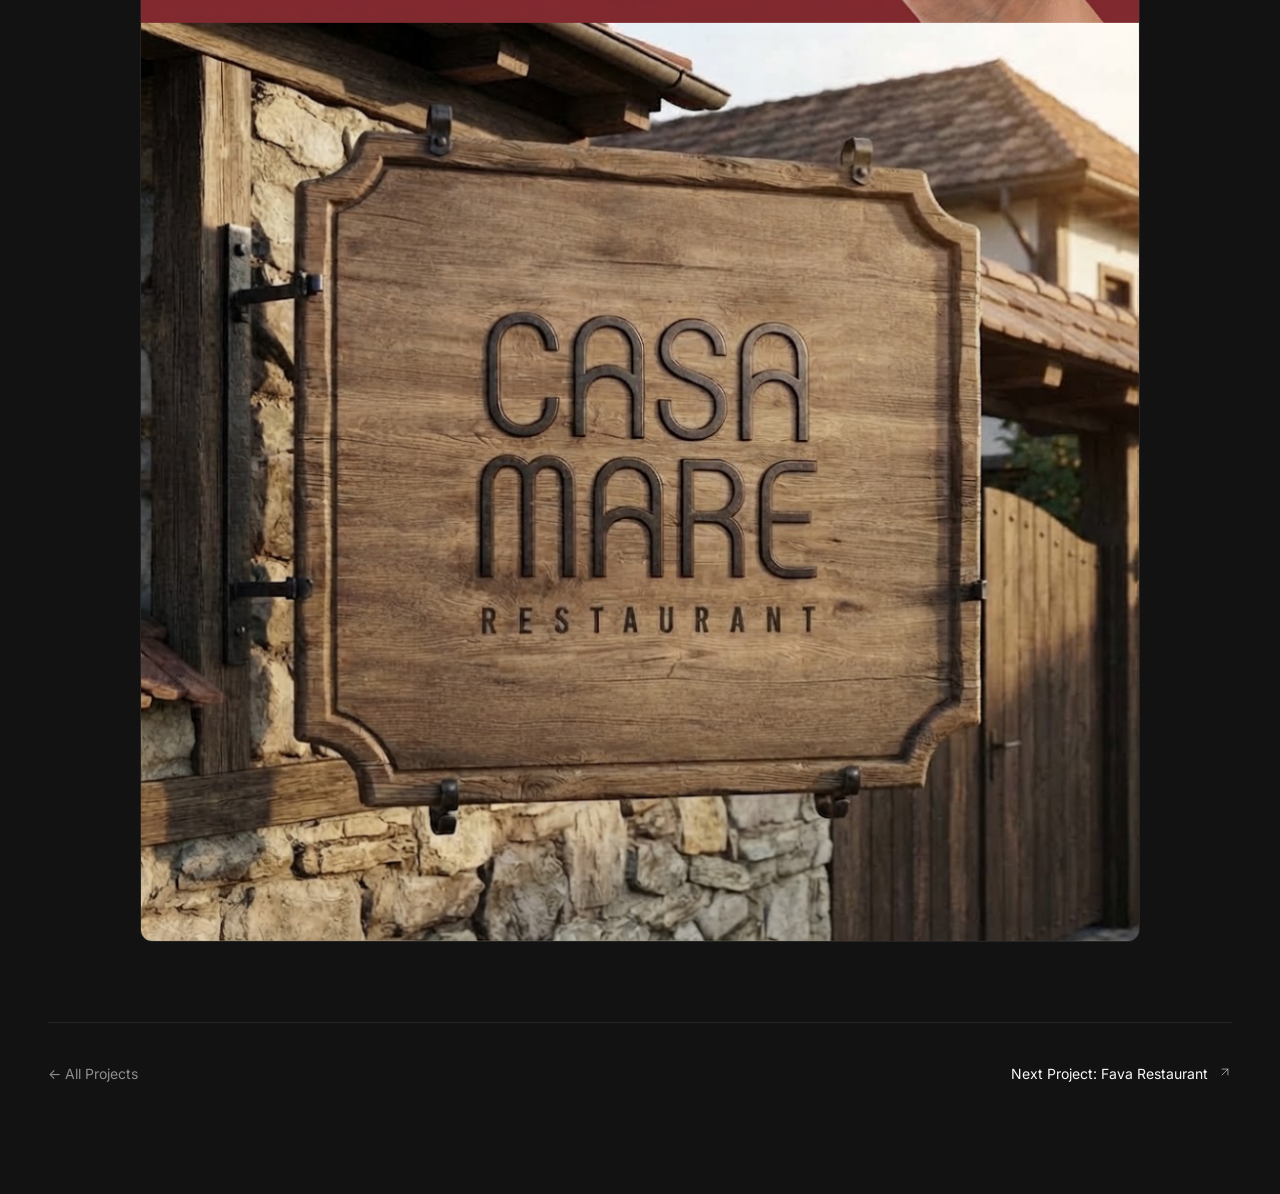
<file: project-casamare.html>
<!DOCTYPE html>
<html lang="en">
<head>
    <meta charset="UTF-8">
    <meta name="viewport" content="width=device-width, initial-scale=1.0">
    <title>Casa Mare Restaurant &mdash; Case Study &mdash; LUMINO DESIGN STUDIO (Dark Edition)</title>
    <!-- Google Fonts -->
    <link rel="preconnect" href="https://fonts.googleapis.com">
    <link rel="preconnect" href="https://fonts.gstatic.com" crossorigin>
    <link href="https://fonts.googleapis.com/css2?family=Big+Shoulders+Display:wght@700;900&family=Inter+Tight:ital,wght@0,400;0,500;0,600;0,700;1,500;1,700&family=Inter:wght@400;500;600&display=swap" rel="stylesheet">
    <link rel="stylesheet" href="assets/css/main.css">
</head>
<body>

    <!-- Minimal Dark Top Bar -->
    <header class="lumino-top-bar">
        <div class="lumino-container">
            <div class="lumino-top-bar__inner">
                <a href="index.html" class="lumino-logo-pill">Lumino</a>
                <!-- 3-Line Hamburger Toggle (Donor Style) -->
                <button id="lumino-top-toggle" class="lumino-top-nav-toggle" aria-label="Open Menu">
                    <span></span>
                    <span></span>
                    <span></span>
                </button>
            </div>
        </div>
    </header>

    <!-- Split-Screen / Side Drawer Menu (Donor Style) -->
    <div id="lumino-menu-backdrop" class="lumino-menu-backdrop" aria-hidden="true"></div>

    <aside id="lumino-drawer-menu" class="lumino-drawer" aria-label="Main Navigation" aria-hidden="true">
        <!-- Left Black Column with Brand Letters & Matrix -->
        <div class="lumino-drawer__side">
            <div class="lumino-drawer__brand">
                <span>L</span>
                <span>U</span>
                <span>M</span>
                <span>I</span>
                <span>N</span>
                <span>O</span>
            </div>
            <div class="lumino-drawer__matrix" aria-hidden="true">
                <div class="lumino-matrix-grid">
                    <span class="lumino-matrix-dot"></span><span class="lumino-matrix-dot"></span><span class="lumino-matrix-dot"></span><span class="lumino-matrix-dot"></span>
                    <span class="lumino-matrix-dot"></span><span class="lumino-matrix-dot"></span><span class="lumino-matrix-dot"></span><span class="lumino-matrix-dot"></span>
                    <span class="lumino-matrix-dot"></span><span class="lumino-matrix-dot"></span><span class="lumino-matrix-dot"></span><span class="lumino-matrix-dot"></span>
                    <span class="lumino-matrix-dot"></span><span class="lumino-matrix-dot"></span><span class="lumino-matrix-dot"></span><span class="lumino-matrix-dot"></span>
                    <span class="lumino-matrix-dot"></span><span class="lumino-matrix-dot"></span><span class="lumino-matrix-dot"></span><span class="lumino-matrix-dot"></span>
                    <span class="lumino-matrix-dot"></span><span class="lumino-matrix-dot"></span><span class="lumino-matrix-dot"></span><span class="lumino-matrix-dot"></span>
                    <span class="lumino-matrix-dot"></span><span class="lumino-matrix-dot"></span><span class="lumino-matrix-dot"></span><span class="lumino-matrix-dot"></span>
                    <span class="lumino-matrix-dot"></span><span class="lumino-matrix-dot"></span><span class="lumino-matrix-dot"></span><span class="lumino-matrix-dot"></span>
                    <span class="lumino-matrix-dot"></span><span class="lumino-matrix-dot"></span><span class="lumino-matrix-dot"></span><span class="lumino-matrix-dot"></span>
                    <span class="lumino-matrix-dot"></span><span class="lumino-matrix-dot"></span><span class="lumino-matrix-dot"></span><span class="lumino-matrix-dot"></span>
                </div>
            </div>
        </div>

        <!-- Right Light Column with Navigation & Contact -->
        <div class="lumino-drawer__main">
            <!-- Close Button (X) -->
            <div class="lumino-drawer__header">
                <button id="lumino-drawer-close" class="lumino-drawer-close" aria-label="Close Menu">
                    <svg width="20" height="20" viewBox="0 0 24 24" fill="none" stroke="currentColor" stroke-width="2" stroke-linecap="round" stroke-linejoin="round">
                        <line x1="18" y1="6" x2="6" y2="18"></line>
                        <line x1="6" y1="6" x2="18" y2="18"></line>
                    </svg>
                </button>
            </div>

            <!-- Navigation Links 01..04 -->
            <nav class="lumino-drawer__nav">
                <ul class="lumino-drawer__list">
                    <li class="lumino-drawer__item">
                        <a href="index.html" class="lumino-drawer__link">
                            <span class="lumino-drawer__num">01</span>
                            <span class="lumino-drawer__text">HOME</span>
                        </a>
                    </li>
                    <li class="lumino-drawer__item">
                        <a href="works.html" class="lumino-drawer__link">
                            <span class="lumino-drawer__num">02</span>
                            <span class="lumino-drawer__text">WORKS</span>
                        </a>
                    </li>
                    <li class="lumino-drawer__item">
                        <a href="about.html" class="lumino-drawer__link">
                            <span class="lumino-drawer__num">03</span>
                            <span class="lumino-drawer__text">ABOUT</span>
                        </a>
                    </li>
                </ul>
            </nav>

            <!-- Footer / Contact Stack -->
            <div class="lumino-drawer__footer">
                <a href="mailto:vadimcioclu5@gmail.com" class="lumino-drawer-email-btn" id="lumino-copy-email" data-email="vadimcioclu5@gmail.com">
                    <svg width="15" height="15" viewBox="0 0 24 24" fill="none" stroke="currentColor" stroke-width="2" stroke-linecap="round" stroke-linejoin="round">
                        <rect width="20" height="16" x="2" y="4" rx="2"></rect>
                        <path d="m22 7-8.97 5.7a1.94 1.94 0 0 1-2.06 0L2 7"></path>
                    </svg>
                    <span class="lumino-email-text">vadimcioclu5@gmail.com</span>
                </a>

                <div class="lumino-drawer-socials">
                    <a href="https://dribbble.com/Lu_mino" target="_blank" rel="noopener noreferrer" aria-label="Dribbble">
                        <svg width="18" height="18" viewBox="0 0 24 24" fill="none" stroke="currentColor" stroke-width="1.9" stroke-linecap="round" stroke-linejoin="round">
                            <circle cx="12" cy="12" r="10"></circle>
                            <path d="M19.13 5.09C15.22 9.14 10 10.44 2.25 10.94"></path>
                            <path d="M21.75 12.84c-6.62-1.41-12.14 1-14.9 7.42"></path>
                            <path d="M8.53 2.74c3.48 4.7 5.25 9.77 5.72 18.52"></path>
                        </svg>
                    </a>
                </div>
            </div>
        </div>
    </aside>

    <main>
        <!-- Project Info Bar -->
        <section class="lumino-dark-hero" style="padding-bottom: 40px;">
            <div class="lumino-container">
                <span class="lumino-badge-red" style="margin-bottom: 20px;">Case Study</span>
                <h1 class="lumino-section-huge-title" style="font-size: clamp(3rem, 7vw, 6.5rem); margin-top: 14px; margin-bottom: 40px;">
                    Casa Mare Restaurant
                </h1>

                <div class="lumino-project-info-grid" style="padding-top: 30px; border-top: 1px solid var(--border-color);">
                    <div class="lumino-info-block">
                        <p class="lumino-info-block__label" style="color: var(--text-secondary);">Year</p>
                        <p class="lumino-info-block__val" style="color: var(--text-primary); font-weight: 600;">2026</p>
                    </div>
                    <div class="lumino-info-block">
                        <p class="lumino-info-block__label" style="color: var(--text-secondary);">Services</p>
                        <p class="lumino-info-block__val" style="color: var(--text-primary); font-weight: 600;">Branding</p>
                    </div>
                    <div class="lumino-info-block">
                        <p class="lumino-info-block__label" style="color: var(--text-secondary);">Client</p>
                        <p class="lumino-info-block__val" style="color: var(--text-primary); font-weight: 600;">Casa Mare Restaurant</p>
                    </div>
                    <div class="lumino-info-block">
                        <p class="lumino-info-block__label" style="color: var(--text-secondary);">Role</p>
                        <p class="lumino-info-block__val" style="color: var(--text-primary); font-weight: 600;">Lead Designer</p>
                    </div>
                </div>
            </div>
        </section>

        <!-- Project Presentation -->
        <section class="lumino-project-content" style="padding-top: 40px;">
            <div class="lumino-container">
                <div class="lumino-project-lead" style="color: var(--text-primary); font-size: 22px; line-height: 1.5; margin-bottom: 30px;">
                    <p>
                        For this project, we worked closely with the client to deliver a creative identity solution that aligned with their architectural vision.
                    </p>
                </div>

                <div class="lumino-project-body" style="color: var(--text-secondary); font-size: 16px; line-height: 1.8; margin-bottom: 60px;">
                    <p>
                        In this branding and design project, we explored a range of concepts to capture the essence of the brand. The goal was to create a versatile and modern identity that would resonate with the target audience while maintaining a consistent look across various digital and physical touchpoints.
                    </p>
                </div>

                <!-- Showcase Media (Full Presentation Scroll) -->
                <div class="lumino-project-gallery">
                    <div class="lumino-gallery-item" style="background: var(--card-bg); border: 1px solid var(--border-color); border-radius: 12px; overflow: hidden; margin-bottom: 40px; max-width: 1000px; margin-left: auto; margin-right: auto;">
                        <img src="assets/images/projects/casa_mare_full.png" alt="Casa Mare Restaurant Full Presentation" loading="eager" style="width: 100%; height: auto; display: block;">
                    </div>
                </div>

                <!-- Next Project Footer Navigation -->
                <div style="margin-top: 80px; padding-top: 40px; border-top: 1px solid var(--border-color); display: flex; justify-content: space-between; align-items: center;">
                    <a href="works.html" class="lumino-section-link" style="color: var(--text-secondary);">
                        &larr; All Projects
                    </a>

                    <a href="project-fava.html" class="lumino-section-link" style="color: var(--text-primary);">
                        <span>Next Project: Fava Restaurant</span>
                        <svg viewBox="0 0 24 24" fill="none" stroke="currentColor" stroke-linecap="round" stroke-linejoin="round" style="width: 14px; height: 14px; margin-left: 6px;">
                            <line x1="7" y1="17" x2="17" y2="7"></line>
                            <polyline points="7 7 17 7 17 17"></polyline>
                        </svg>
                    </a>
                </div>
            </div>
        </section>
    </main>

    <!-- FLOATING BOTTOM DOCK NAVIGATION -->
    <nav class="lumino-dock-wrapper" aria-label="Floating Navigation Dock">
        <div class="lumino-dock">
            <div class="lumino-dock__status">
                <span class="lumino-dock__dot"></span>
                <span>Available for work</span>
            </div>

            <div class="lumino-dock__divider"></div>

            <ul class="lumino-dock__menu">
                <li><a href="index.html">Home</a></li>
                <li><a href="works.html" class="active">Works</a></li>
                <li><a href="about.html">About</a></li>
            </ul>

            <div class="lumino-dock__divider"></div>

            <div class="lumino-dock__meta">
                <span id="lumino-live-clock" class="lumino-dock__time" data-timezone="Europe/Chisinau">7:00 AM</span>
                <span>Chisinau, Moldova</span>
                <a href="https://dribbble.com/Lu_mino" target="_blank" rel="noopener noreferrer" class="lumino-dock__dribbble" aria-label="Dribbble">
                    <svg width="15" height="15" viewBox="0 0 24 24" fill="none" stroke="currentColor" stroke-width="1.9" stroke-linecap="round" stroke-linejoin="round">
                        <circle cx="12" cy="12" r="10"></circle>
                        <path d="M19.13 5.09C15.22 9.14 10 10.44 2.25 10.94"></path>
                        <path d="M21.75 12.84c-6.62-1.41-12.14 1-14.9 7.42"></path>
                        <path d="M8.53 2.74c3.48 4.7 5.25 9.77 5.72 18.52"></path>
                    </svg>
                </a>
            </div>
        </div>
    </nav>

    <script src="assets/js/main.js"></script>
</body>
</html>
</file>
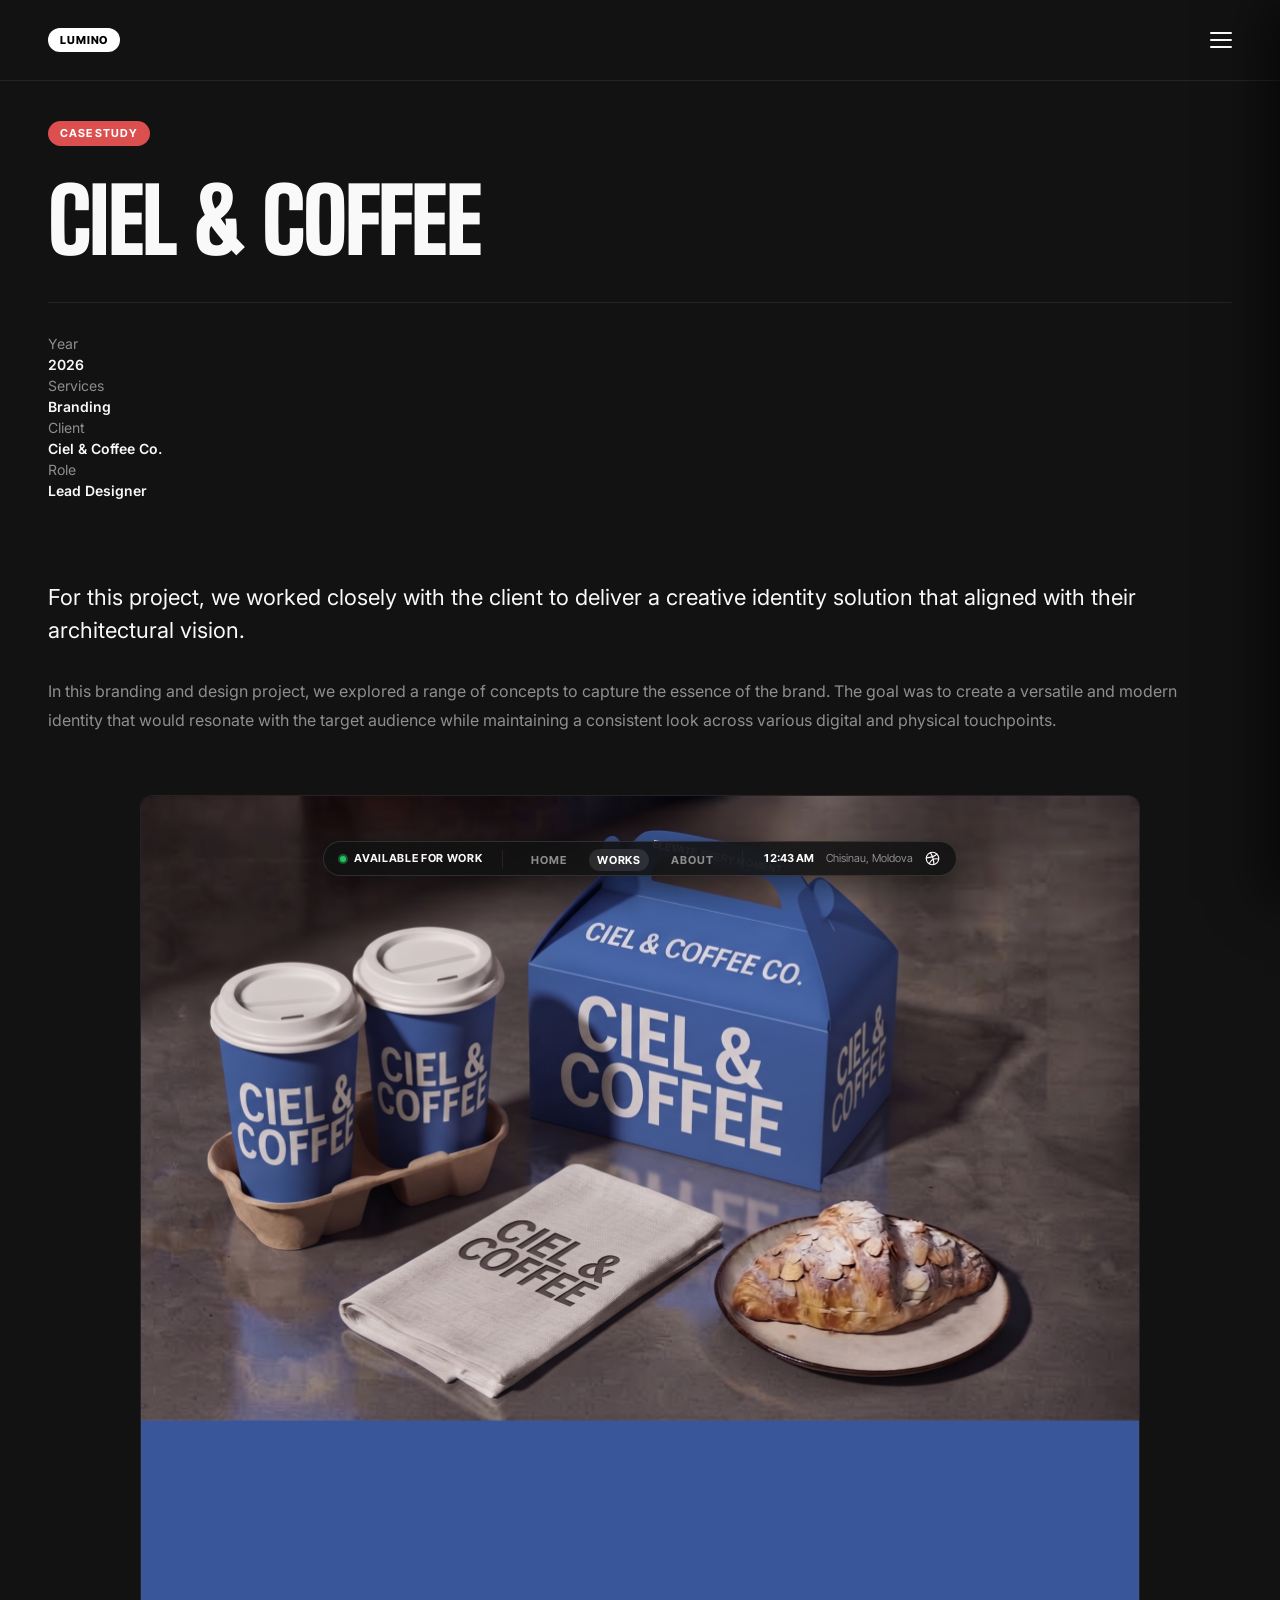
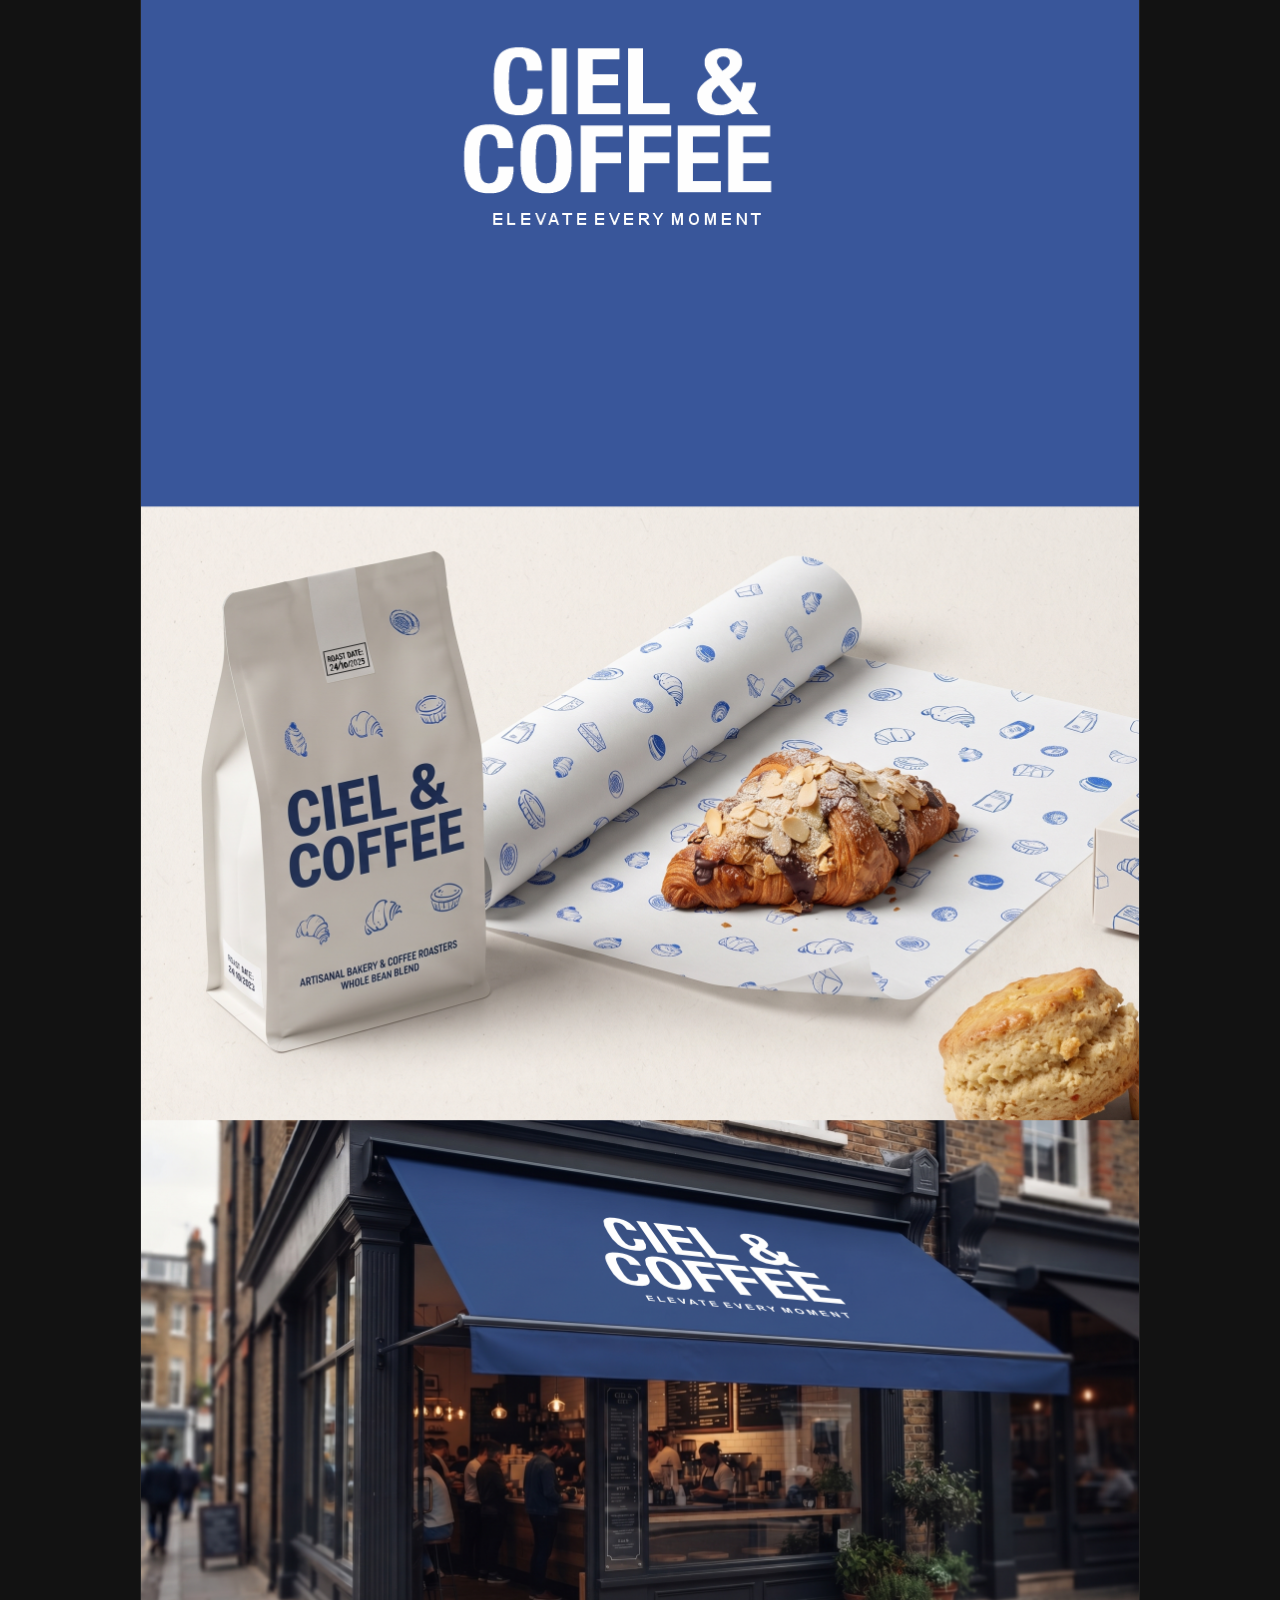
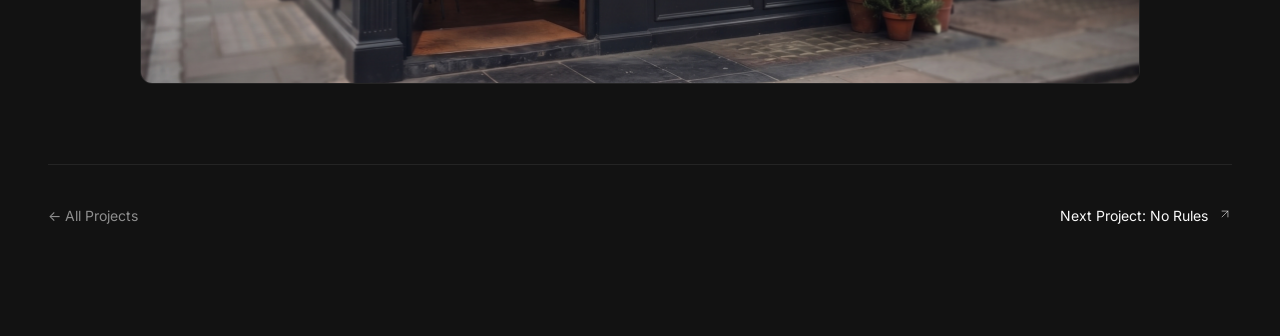
<file: project-cielcoffee.html>
<!DOCTYPE html>
<html lang="en">
<head>
    <meta charset="UTF-8">
    <meta name="viewport" content="width=device-width, initial-scale=1.0">
    <title>Ciel & Coffee &mdash; Case Study &mdash; LUMINO DESIGN STUDIO (Dark Edition)</title>
    <!-- Google Fonts -->
    <link rel="preconnect" href="https://fonts.googleapis.com">
    <link rel="preconnect" href="https://fonts.gstatic.com" crossorigin>
    <link href="https://fonts.googleapis.com/css2?family=Big+Shoulders+Display:wght@700;900&family=Inter+Tight:ital,wght@0,400;0,500;0,600;0,700;1,500;1,700&family=Inter:wght@400;500;600&display=swap" rel="stylesheet">
    <link rel="stylesheet" href="assets/css/main.css">
</head>
<body>

    <!-- Minimal Dark Top Bar -->
    <header class="lumino-top-bar">
        <div class="lumino-container">
            <div class="lumino-top-bar__inner">
                <a href="index.html" class="lumino-logo-pill">Lumino</a>
                <!-- 3-Line Hamburger Toggle (Donor Style) -->
                <button id="lumino-top-toggle" class="lumino-top-nav-toggle" aria-label="Open Menu">
                    <span></span>
                    <span></span>
                    <span></span>
                </button>
            </div>
        </div>
    </header>

    <!-- Split-Screen / Side Drawer Menu (Donor Style) -->
    <div id="lumino-menu-backdrop" class="lumino-menu-backdrop" aria-hidden="true"></div>

    <aside id="lumino-drawer-menu" class="lumino-drawer" aria-label="Main Navigation" aria-hidden="true">
        <!-- Left Black Column with Brand Letters & Matrix -->
        <div class="lumino-drawer__side">
            <div class="lumino-drawer__brand">
                <span>L</span>
                <span>U</span>
                <span>M</span>
                <span>I</span>
                <span>N</span>
                <span>O</span>
            </div>
            <div class="lumino-drawer__matrix" aria-hidden="true">
                <div class="lumino-matrix-grid">
                    <span class="lumino-matrix-dot"></span><span class="lumino-matrix-dot"></span><span class="lumino-matrix-dot"></span><span class="lumino-matrix-dot"></span>
                    <span class="lumino-matrix-dot"></span><span class="lumino-matrix-dot"></span><span class="lumino-matrix-dot"></span><span class="lumino-matrix-dot"></span>
                    <span class="lumino-matrix-dot"></span><span class="lumino-matrix-dot"></span><span class="lumino-matrix-dot"></span><span class="lumino-matrix-dot"></span>
                    <span class="lumino-matrix-dot"></span><span class="lumino-matrix-dot"></span><span class="lumino-matrix-dot"></span><span class="lumino-matrix-dot"></span>
                    <span class="lumino-matrix-dot"></span><span class="lumino-matrix-dot"></span><span class="lumino-matrix-dot"></span><span class="lumino-matrix-dot"></span>
                    <span class="lumino-matrix-dot"></span><span class="lumino-matrix-dot"></span><span class="lumino-matrix-dot"></span><span class="lumino-matrix-dot"></span>
                    <span class="lumino-matrix-dot"></span><span class="lumino-matrix-dot"></span><span class="lumino-matrix-dot"></span><span class="lumino-matrix-dot"></span>
                    <span class="lumino-matrix-dot"></span><span class="lumino-matrix-dot"></span><span class="lumino-matrix-dot"></span><span class="lumino-matrix-dot"></span>
                    <span class="lumino-matrix-dot"></span><span class="lumino-matrix-dot"></span><span class="lumino-matrix-dot"></span><span class="lumino-matrix-dot"></span>
                    <span class="lumino-matrix-dot"></span><span class="lumino-matrix-dot"></span><span class="lumino-matrix-dot"></span><span class="lumino-matrix-dot"></span>
                </div>
            </div>
        </div>

        <!-- Right Light Column with Navigation & Contact -->
        <div class="lumino-drawer__main">
            <!-- Close Button (X) -->
            <div class="lumino-drawer__header">
                <button id="lumino-drawer-close" class="lumino-drawer-close" aria-label="Close Menu">
                    <svg width="20" height="20" viewBox="0 0 24 24" fill="none" stroke="currentColor" stroke-width="2" stroke-linecap="round" stroke-linejoin="round">
                        <line x1="18" y1="6" x2="6" y2="18"></line>
                        <line x1="6" y1="6" x2="18" y2="18"></line>
                    </svg>
                </button>
            </div>

            <!-- Navigation Links 01..04 -->
            <nav class="lumino-drawer__nav">
                <ul class="lumino-drawer__list">
                    <li class="lumino-drawer__item">
                        <a href="index.html" class="lumino-drawer__link">
                            <span class="lumino-drawer__num">01</span>
                            <span class="lumino-drawer__text">HOME</span>
                        </a>
                    </li>
                    <li class="lumino-drawer__item">
                        <a href="works.html" class="lumino-drawer__link">
                            <span class="lumino-drawer__num">02</span>
                            <span class="lumino-drawer__text">WORKS</span>
                        </a>
                    </li>
                    <li class="lumino-drawer__item">
                        <a href="about.html" class="lumino-drawer__link">
                            <span class="lumino-drawer__num">03</span>
                            <span class="lumino-drawer__text">ABOUT</span>
                        </a>
                    </li>
                </ul>
            </nav>

            <!-- Footer / Contact Stack -->
            <div class="lumino-drawer__footer">
                <a href="mailto:vadimcioclu5@gmail.com" class="lumino-drawer-email-btn" id="lumino-copy-email" data-email="vadimcioclu5@gmail.com">
                    <svg width="15" height="15" viewBox="0 0 24 24" fill="none" stroke="currentColor" stroke-width="2" stroke-linecap="round" stroke-linejoin="round">
                        <rect width="20" height="16" x="2" y="4" rx="2"></rect>
                        <path d="m22 7-8.97 5.7a1.94 1.94 0 0 1-2.06 0L2 7"></path>
                    </svg>
                    <span class="lumino-email-text">vadimcioclu5@gmail.com</span>
                </a>

                <div class="lumino-drawer-socials">
                    <a href="https://dribbble.com/Lu_mino" target="_blank" rel="noopener noreferrer" aria-label="Dribbble">
                        <svg width="18" height="18" viewBox="0 0 24 24" fill="none" stroke="currentColor" stroke-width="1.9" stroke-linecap="round" stroke-linejoin="round">
                            <circle cx="12" cy="12" r="10"></circle>
                            <path d="M19.13 5.09C15.22 9.14 10 10.44 2.25 10.94"></path>
                            <path d="M21.75 12.84c-6.62-1.41-12.14 1-14.9 7.42"></path>
                            <path d="M8.53 2.74c3.48 4.7 5.25 9.77 5.72 18.52"></path>
                        </svg>
                    </a>
                </div>
            </div>
        </div>
    </aside>

    <main>
        <!-- Project Info Bar -->
        <section class="lumino-dark-hero" style="padding-bottom: 40px;">
            <div class="lumino-container">
                <span class="lumino-badge-red" style="margin-bottom: 20px;">Case Study</span>
                <h1 class="lumino-section-huge-title" style="font-size: clamp(3rem, 7vw, 6.5rem); margin-top: 14px; margin-bottom: 40px;">
                    Ciel & Coffee
                </h1>

                <div class="lumino-project-info-grid" style="padding-top: 30px; border-top: 1px solid var(--border-color);">
                    <div class="lumino-info-block">
                        <p class="lumino-info-block__label" style="color: var(--text-secondary);">Year</p>
                        <p class="lumino-info-block__val" style="color: var(--text-primary); font-weight: 600;">2026</p>
                    </div>
                    <div class="lumino-info-block">
                        <p class="lumino-info-block__label" style="color: var(--text-secondary);">Services</p>
                        <p class="lumino-info-block__val" style="color: var(--text-primary); font-weight: 600;">Branding</p>
                    </div>
                    <div class="lumino-info-block">
                        <p class="lumino-info-block__label" style="color: var(--text-secondary);">Client</p>
                        <p class="lumino-info-block__val" style="color: var(--text-primary); font-weight: 600;">Ciel & Coffee Co.</p>
                    </div>
                    <div class="lumino-info-block">
                        <p class="lumino-info-block__label" style="color: var(--text-secondary);">Role</p>
                        <p class="lumino-info-block__val" style="color: var(--text-primary); font-weight: 600;">Lead Designer</p>
                    </div>
                </div>
            </div>
        </section>

        <!-- Project Presentation -->
        <section class="lumino-project-content" style="padding-top: 40px;">
            <div class="lumino-container">
                <div class="lumino-project-lead" style="color: var(--text-primary); font-size: 22px; line-height: 1.5; margin-bottom: 30px;">
                    <p>
                        For this project, we worked closely with the client to deliver a creative identity solution that aligned with their architectural vision.
                    </p>
                </div>

                <div class="lumino-project-body" style="color: var(--text-secondary); font-size: 16px; line-height: 1.8; margin-bottom: 60px;">
                    <p>
                        In this branding and design project, we explored a range of concepts to capture the essence of the brand. The goal was to create a versatile and modern identity that would resonate with the target audience while maintaining a consistent look across various digital and physical touchpoints.
                    </p>
                </div>

                <!-- Showcase Media (Full Presentation Scroll) -->
                <div class="lumino-project-gallery">
                    <div class="lumino-gallery-item" style="background: var(--card-bg); border: 1px solid var(--border-color); border-radius: 12px; overflow: hidden; margin-bottom: 40px; max-width: 1000px; margin-left: auto; margin-right: auto;">
                        <img src="assets/images/projects/ciel_coffee_full.png" alt="Ciel & Coffee Full Presentation" loading="eager" style="width: 100%; height: auto; display: block;">
                    </div>
                </div>

                <!-- Next Project Footer Navigation -->
                <div style="margin-top: 80px; padding-top: 40px; border-top: 1px solid var(--border-color); display: flex; justify-content: space-between; align-items: center;">
                    <a href="works.html" class="lumino-section-link" style="color: var(--text-secondary);">
                        &larr; All Projects
                    </a>

                    <a href="project-norules.html" class="lumino-section-link" style="color: var(--text-primary);">
                        <span>Next Project: No Rules</span>
                        <svg viewBox="0 0 24 24" fill="none" stroke="currentColor" stroke-linecap="round" stroke-linejoin="round" style="width: 14px; height: 14px; margin-left: 6px;">
                            <line x1="7" y1="17" x2="17" y2="7"></line>
                            <polyline points="7 7 17 7 17 17"></polyline>
                        </svg>
                    </a>
                </div>
            </div>
        </section>
    </main>

    <!-- FLOATING BOTTOM DOCK NAVIGATION -->
    <nav class="lumino-dock-wrapper" aria-label="Floating Navigation Dock">
        <div class="lumino-dock">
            <div class="lumino-dock__status">
                <span class="lumino-dock__dot"></span>
                <span>Available for work</span>
            </div>

            <div class="lumino-dock__divider"></div>

            <ul class="lumino-dock__menu">
                <li><a href="index.html">Home</a></li>
                <li><a href="works.html" class="active">Works</a></li>
                <li><a href="about.html">About</a></li>
            </ul>

            <div class="lumino-dock__divider"></div>

            <div class="lumino-dock__meta">
                <span id="lumino-live-clock" class="lumino-dock__time" data-timezone="Europe/Chisinau">7:00 AM</span>
                <span>Chisinau, Moldova</span>
                <a href="https://dribbble.com/Lu_mino" target="_blank" rel="noopener noreferrer" class="lumino-dock__dribbble" aria-label="Dribbble">
                    <svg width="15" height="15" viewBox="0 0 24 24" fill="none" stroke="currentColor" stroke-width="1.9" stroke-linecap="round" stroke-linejoin="round">
                        <circle cx="12" cy="12" r="10"></circle>
                        <path d="M19.13 5.09C15.22 9.14 10 10.44 2.25 10.94"></path>
                        <path d="M21.75 12.84c-6.62-1.41-12.14 1-14.9 7.42"></path>
                        <path d="M8.53 2.74c3.48 4.7 5.25 9.77 5.72 18.52"></path>
                    </svg>
                </a>
            </div>
        </div>
    </nav>

    <script src="assets/js/main.js"></script>
</body>
</html>
</file>
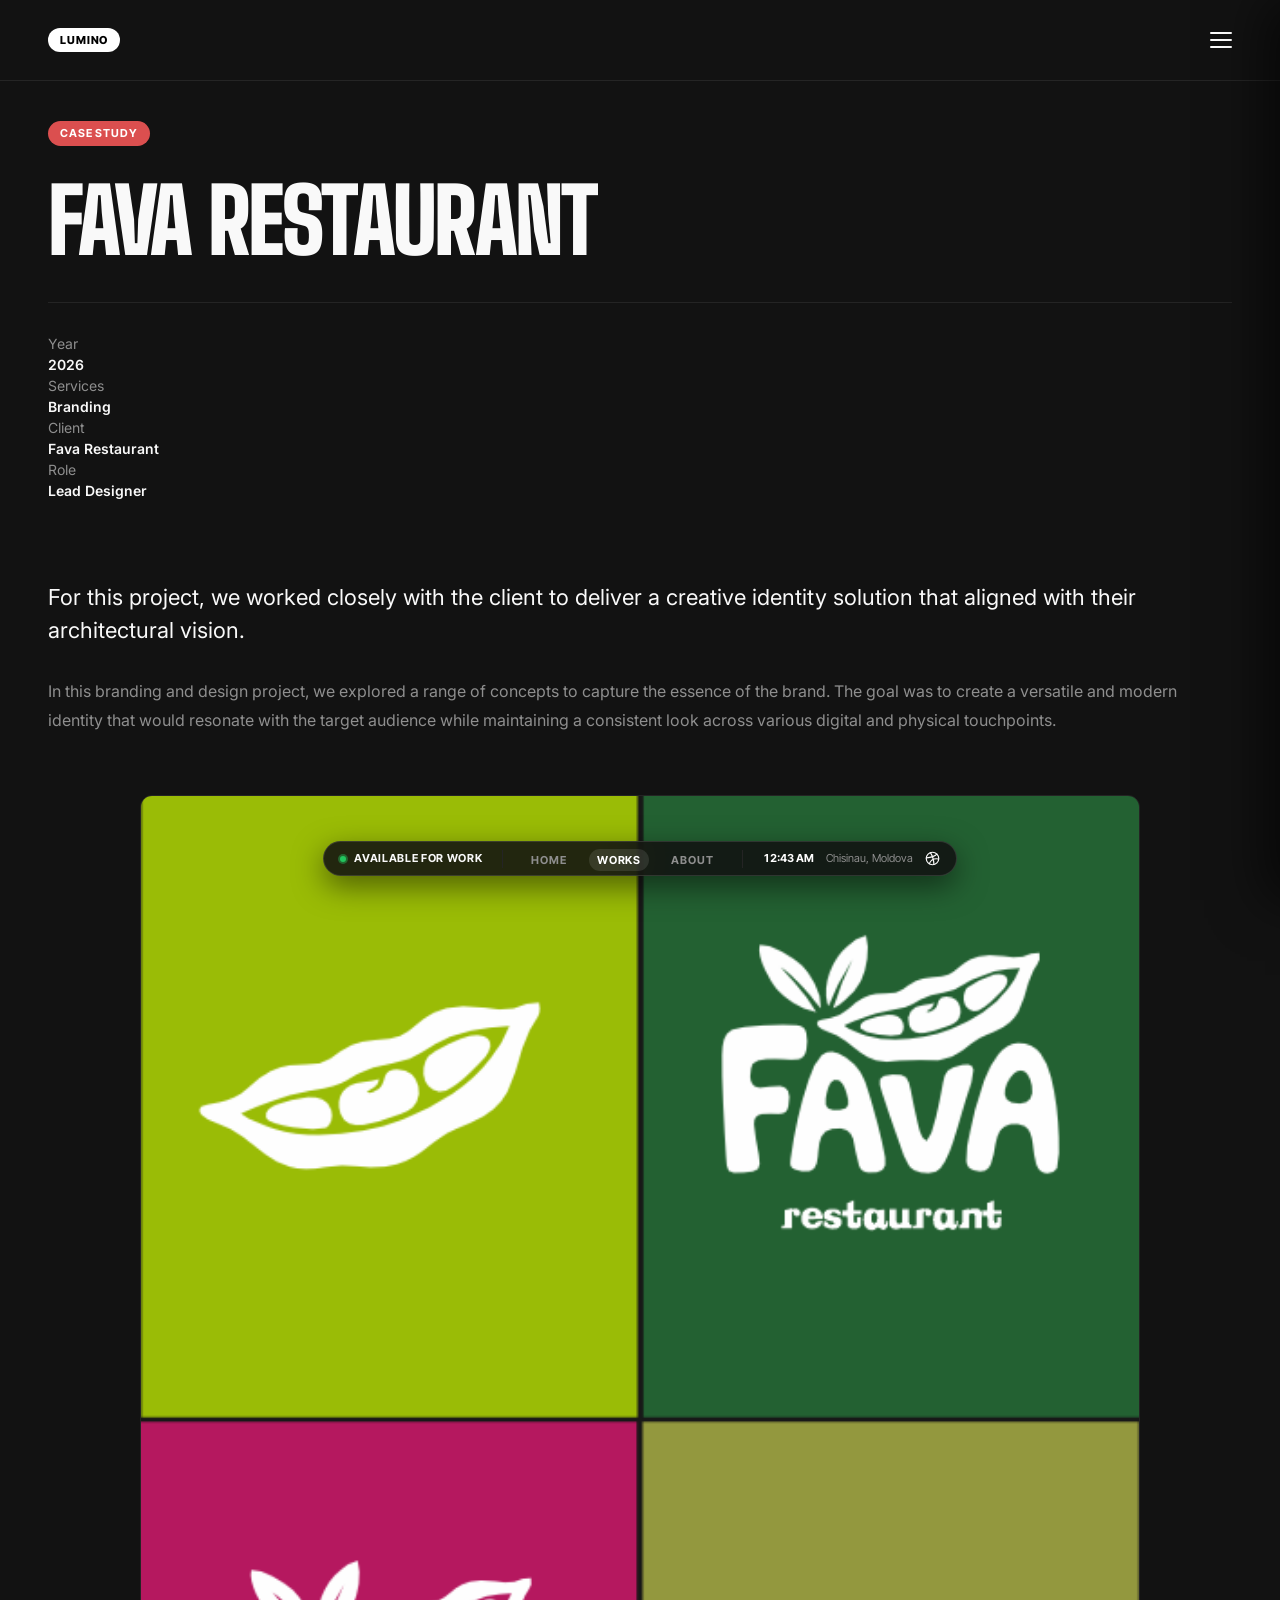
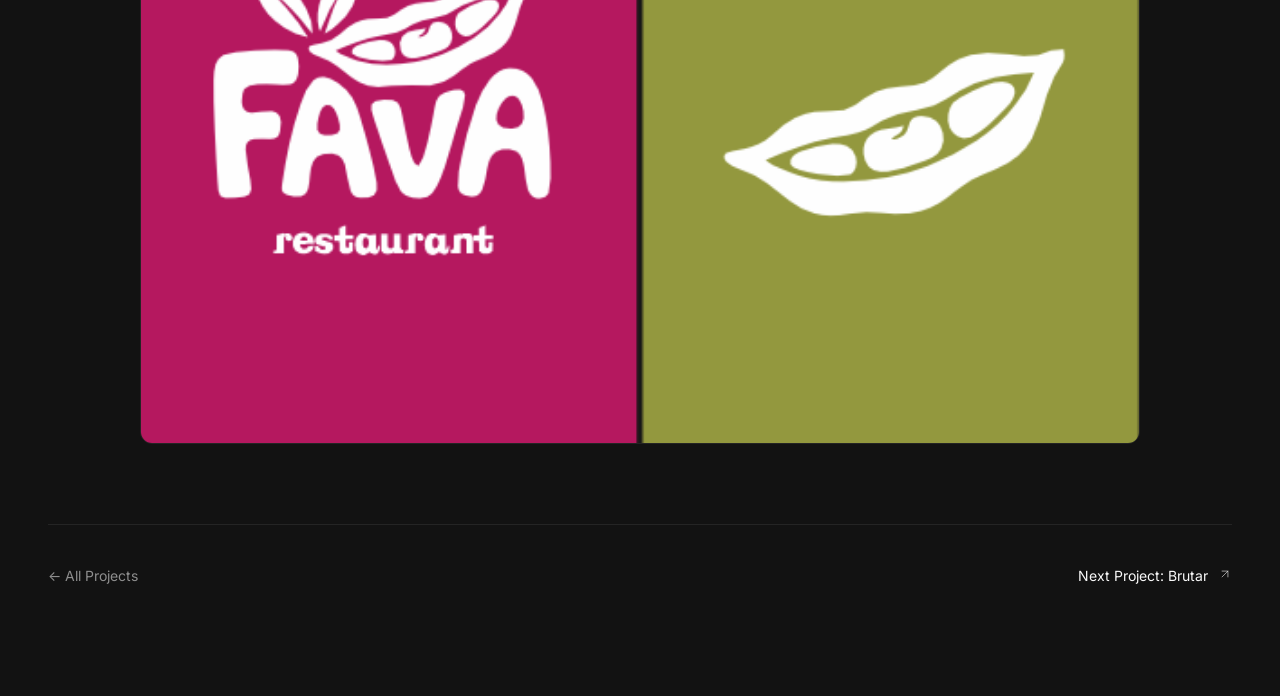
<file: project-fava.html>
<!DOCTYPE html>
<html lang="en">
<head>
    <meta charset="UTF-8">
    <meta name="viewport" content="width=device-width, initial-scale=1.0">
    <title>Fava Restaurant &mdash; Case Study &mdash; LUMINO DESIGN STUDIO (Dark Edition)</title>
    <!-- Google Fonts -->
    <link rel="preconnect" href="https://fonts.googleapis.com">
    <link rel="preconnect" href="https://fonts.gstatic.com" crossorigin>
    <link href="https://fonts.googleapis.com/css2?family=Big+Shoulders+Display:wght@700;900&family=Inter+Tight:ital,wght@0,400;0,500;0,600;0,700;1,500;1,700&family=Inter:wght@400;500;600&display=swap" rel="stylesheet">
    <link rel="stylesheet" href="assets/css/main.css">
</head>
<body>

    <!-- Minimal Dark Top Bar -->
    <header class="lumino-top-bar">
        <div class="lumino-container">
            <div class="lumino-top-bar__inner">
                <a href="index.html" class="lumino-logo-pill">Lumino</a>
                <!-- 3-Line Hamburger Toggle (Donor Style) -->
                <button id="lumino-top-toggle" class="lumino-top-nav-toggle" aria-label="Open Menu">
                    <span></span>
                    <span></span>
                    <span></span>
                </button>
            </div>
        </div>
    </header>

    <!-- Split-Screen / Side Drawer Menu (Donor Style) -->
    <div id="lumino-menu-backdrop" class="lumino-menu-backdrop" aria-hidden="true"></div>

    <aside id="lumino-drawer-menu" class="lumino-drawer" aria-label="Main Navigation" aria-hidden="true">
        <!-- Left Black Column with Brand Letters & Matrix -->
        <div class="lumino-drawer__side">
            <div class="lumino-drawer__brand">
                <span>L</span>
                <span>U</span>
                <span>M</span>
                <span>I</span>
                <span>N</span>
                <span>O</span>
            </div>
            <div class="lumino-drawer__matrix" aria-hidden="true">
                <div class="lumino-matrix-grid">
                    <span class="lumino-matrix-dot"></span><span class="lumino-matrix-dot"></span><span class="lumino-matrix-dot"></span><span class="lumino-matrix-dot"></span>
                    <span class="lumino-matrix-dot"></span><span class="lumino-matrix-dot"></span><span class="lumino-matrix-dot"></span><span class="lumino-matrix-dot"></span>
                    <span class="lumino-matrix-dot"></span><span class="lumino-matrix-dot"></span><span class="lumino-matrix-dot"></span><span class="lumino-matrix-dot"></span>
                    <span class="lumino-matrix-dot"></span><span class="lumino-matrix-dot"></span><span class="lumino-matrix-dot"></span><span class="lumino-matrix-dot"></span>
                    <span class="lumino-matrix-dot"></span><span class="lumino-matrix-dot"></span><span class="lumino-matrix-dot"></span><span class="lumino-matrix-dot"></span>
                    <span class="lumino-matrix-dot"></span><span class="lumino-matrix-dot"></span><span class="lumino-matrix-dot"></span><span class="lumino-matrix-dot"></span>
                    <span class="lumino-matrix-dot"></span><span class="lumino-matrix-dot"></span><span class="lumino-matrix-dot"></span><span class="lumino-matrix-dot"></span>
                    <span class="lumino-matrix-dot"></span><span class="lumino-matrix-dot"></span><span class="lumino-matrix-dot"></span><span class="lumino-matrix-dot"></span>
                    <span class="lumino-matrix-dot"></span><span class="lumino-matrix-dot"></span><span class="lumino-matrix-dot"></span><span class="lumino-matrix-dot"></span>
                    <span class="lumino-matrix-dot"></span><span class="lumino-matrix-dot"></span><span class="lumino-matrix-dot"></span><span class="lumino-matrix-dot"></span>
                </div>
            </div>
        </div>

        <!-- Right Light Column with Navigation & Contact -->
        <div class="lumino-drawer__main">
            <!-- Close Button (X) -->
            <div class="lumino-drawer__header">
                <button id="lumino-drawer-close" class="lumino-drawer-close" aria-label="Close Menu">
                    <svg width="20" height="20" viewBox="0 0 24 24" fill="none" stroke="currentColor" stroke-width="2" stroke-linecap="round" stroke-linejoin="round">
                        <line x1="18" y1="6" x2="6" y2="18"></line>
                        <line x1="6" y1="6" x2="18" y2="18"></line>
                    </svg>
                </button>
            </div>

            <!-- Navigation Links 01..04 -->
            <nav class="lumino-drawer__nav">
                <ul class="lumino-drawer__list">
                    <li class="lumino-drawer__item">
                        <a href="index.html" class="lumino-drawer__link">
                            <span class="lumino-drawer__num">01</span>
                            <span class="lumino-drawer__text">HOME</span>
                        </a>
                    </li>
                    <li class="lumino-drawer__item">
                        <a href="works.html" class="lumino-drawer__link">
                            <span class="lumino-drawer__num">02</span>
                            <span class="lumino-drawer__text">WORKS</span>
                        </a>
                    </li>
                    <li class="lumino-drawer__item">
                        <a href="about.html" class="lumino-drawer__link">
                            <span class="lumino-drawer__num">03</span>
                            <span class="lumino-drawer__text">ABOUT</span>
                        </a>
                    </li>
                </ul>
            </nav>

            <!-- Footer / Contact Stack -->
            <div class="lumino-drawer__footer">
                <a href="mailto:vadimcioclu5@gmail.com" class="lumino-drawer-email-btn" id="lumino-copy-email" data-email="vadimcioclu5@gmail.com">
                    <svg width="15" height="15" viewBox="0 0 24 24" fill="none" stroke="currentColor" stroke-width="2" stroke-linecap="round" stroke-linejoin="round">
                        <rect width="20" height="16" x="2" y="4" rx="2"></rect>
                        <path d="m22 7-8.97 5.7a1.94 1.94 0 0 1-2.06 0L2 7"></path>
                    </svg>
                    <span class="lumino-email-text">vadimcioclu5@gmail.com</span>
                </a>

                <div class="lumino-drawer-socials">
                    <a href="https://dribbble.com/Lu_mino" target="_blank" rel="noopener noreferrer" aria-label="Dribbble">
                        <svg width="18" height="18" viewBox="0 0 24 24" fill="none" stroke="currentColor" stroke-width="1.9" stroke-linecap="round" stroke-linejoin="round">
                            <circle cx="12" cy="12" r="10"></circle>
                            <path d="M19.13 5.09C15.22 9.14 10 10.44 2.25 10.94"></path>
                            <path d="M21.75 12.84c-6.62-1.41-12.14 1-14.9 7.42"></path>
                            <path d="M8.53 2.74c3.48 4.7 5.25 9.77 5.72 18.52"></path>
                        </svg>
                    </a>
                </div>
            </div>
        </div>
    </aside>

    <main>
        <!-- Project Info Bar -->
        <section class="lumino-dark-hero" style="padding-bottom: 40px;">
            <div class="lumino-container">
                <span class="lumino-badge-red" style="margin-bottom: 20px;">Case Study</span>
                <h1 class="lumino-section-huge-title" style="font-size: clamp(3rem, 7vw, 6.5rem); margin-top: 14px; margin-bottom: 40px;">
                    Fava Restaurant
                </h1>

                <div class="lumino-project-info-grid" style="padding-top: 30px; border-top: 1px solid var(--border-color);">
                    <div class="lumino-info-block">
                        <p class="lumino-info-block__label" style="color: var(--text-secondary);">Year</p>
                        <p class="lumino-info-block__val" style="color: var(--text-primary); font-weight: 600;">2026</p>
                    </div>
                    <div class="lumino-info-block">
                        <p class="lumino-info-block__label" style="color: var(--text-secondary);">Services</p>
                        <p class="lumino-info-block__val" style="color: var(--text-primary); font-weight: 600;">Branding</p>
                    </div>
                    <div class="lumino-info-block">
                        <p class="lumino-info-block__label" style="color: var(--text-secondary);">Client</p>
                        <p class="lumino-info-block__val" style="color: var(--text-primary); font-weight: 600;">Fava Restaurant</p>
                    </div>
                    <div class="lumino-info-block">
                        <p class="lumino-info-block__label" style="color: var(--text-secondary);">Role</p>
                        <p class="lumino-info-block__val" style="color: var(--text-primary); font-weight: 600;">Lead Designer</p>
                    </div>
                </div>
            </div>
        </section>

        <!-- Project Presentation -->
        <section class="lumino-project-content" style="padding-top: 40px;">
            <div class="lumino-container">
                <div class="lumino-project-lead" style="color: var(--text-primary); font-size: 22px; line-height: 1.5; margin-bottom: 30px;">
                    <p>
                        For this project, we worked closely with the client to deliver a creative identity solution that aligned with their architectural vision.
                    </p>
                </div>

                <div class="lumino-project-body" style="color: var(--text-secondary); font-size: 16px; line-height: 1.8; margin-bottom: 60px;">
                    <p>
                        In this branding and design project, we explored a range of concepts to capture the essence of the brand. The goal was to create a versatile and modern identity that would resonate with the target audience while maintaining a consistent look across various digital and physical touchpoints.
                    </p>
                </div>

                <!-- Showcase Media (Full Presentation Scroll) -->
                <div class="lumino-project-gallery">
                    <div class="lumino-gallery-item" style="background: var(--card-bg); border: 1px solid var(--border-color); border-radius: 12px; overflow: hidden; margin-bottom: 40px; max-width: 1000px; margin-left: auto; margin-right: auto;">
                        <img src="assets/images/fava.png" alt="Fava Restaurant Full Presentation" loading="eager" style="width: 100%; height: auto; display: block;">
                    </div>
                </div>

                <!-- Next Project Footer Navigation -->
                <div style="margin-top: 80px; padding-top: 40px; border-top: 1px solid var(--border-color); display: flex; justify-content: space-between; align-items: center;">
                    <a href="works.html" class="lumino-section-link" style="color: var(--text-secondary);">
                        &larr; All Projects
                    </a>

                    <a href="project-brutar.html" class="lumino-section-link" style="color: var(--text-primary);">
                        <span>Next Project: Brutar</span>
                        <svg viewBox="0 0 24 24" fill="none" stroke="currentColor" stroke-linecap="round" stroke-linejoin="round" style="width: 14px; height: 14px; margin-left: 6px;">
                            <line x1="7" y1="17" x2="17" y2="7"></line>
                            <polyline points="7 7 17 7 17 17"></polyline>
                        </svg>
                    </a>
                </div>
            </div>
        </section>
    </main>

    <!-- FLOATING BOTTOM DOCK NAVIGATION -->
    <nav class="lumino-dock-wrapper" aria-label="Floating Navigation Dock">
        <div class="lumino-dock">
            <div class="lumino-dock__status">
                <span class="lumino-dock__dot"></span>
                <span>Available for work</span>
            </div>

            <div class="lumino-dock__divider"></div>

            <ul class="lumino-dock__menu">
                <li><a href="index.html">Home</a></li>
                <li><a href="works.html" class="active">Works</a></li>
                <li><a href="about.html">About</a></li>
            </ul>

            <div class="lumino-dock__divider"></div>

            <div class="lumino-dock__meta">
                <span id="lumino-live-clock" class="lumino-dock__time" data-timezone="Europe/Chisinau">7:00 AM</span>
                <span>Chisinau, Moldova</span>
                <a href="https://dribbble.com/Lu_mino" target="_blank" rel="noopener noreferrer" class="lumino-dock__dribbble" aria-label="Dribbble">
                    <svg width="15" height="15" viewBox="0 0 24 24" fill="none" stroke="currentColor" stroke-width="1.9" stroke-linecap="round" stroke-linejoin="round">
                        <circle cx="12" cy="12" r="10"></circle>
                        <path d="M19.13 5.09C15.22 9.14 10 10.44 2.25 10.94"></path>
                        <path d="M21.75 12.84c-6.62-1.41-12.14 1-14.9 7.42"></path>
                        <path d="M8.53 2.74c3.48 4.7 5.25 9.77 5.72 18.52"></path>
                    </svg>
                </a>
            </div>
        </div>
    </nav>

    <script src="assets/js/main.js"></script>
</body>
</html>
</file>
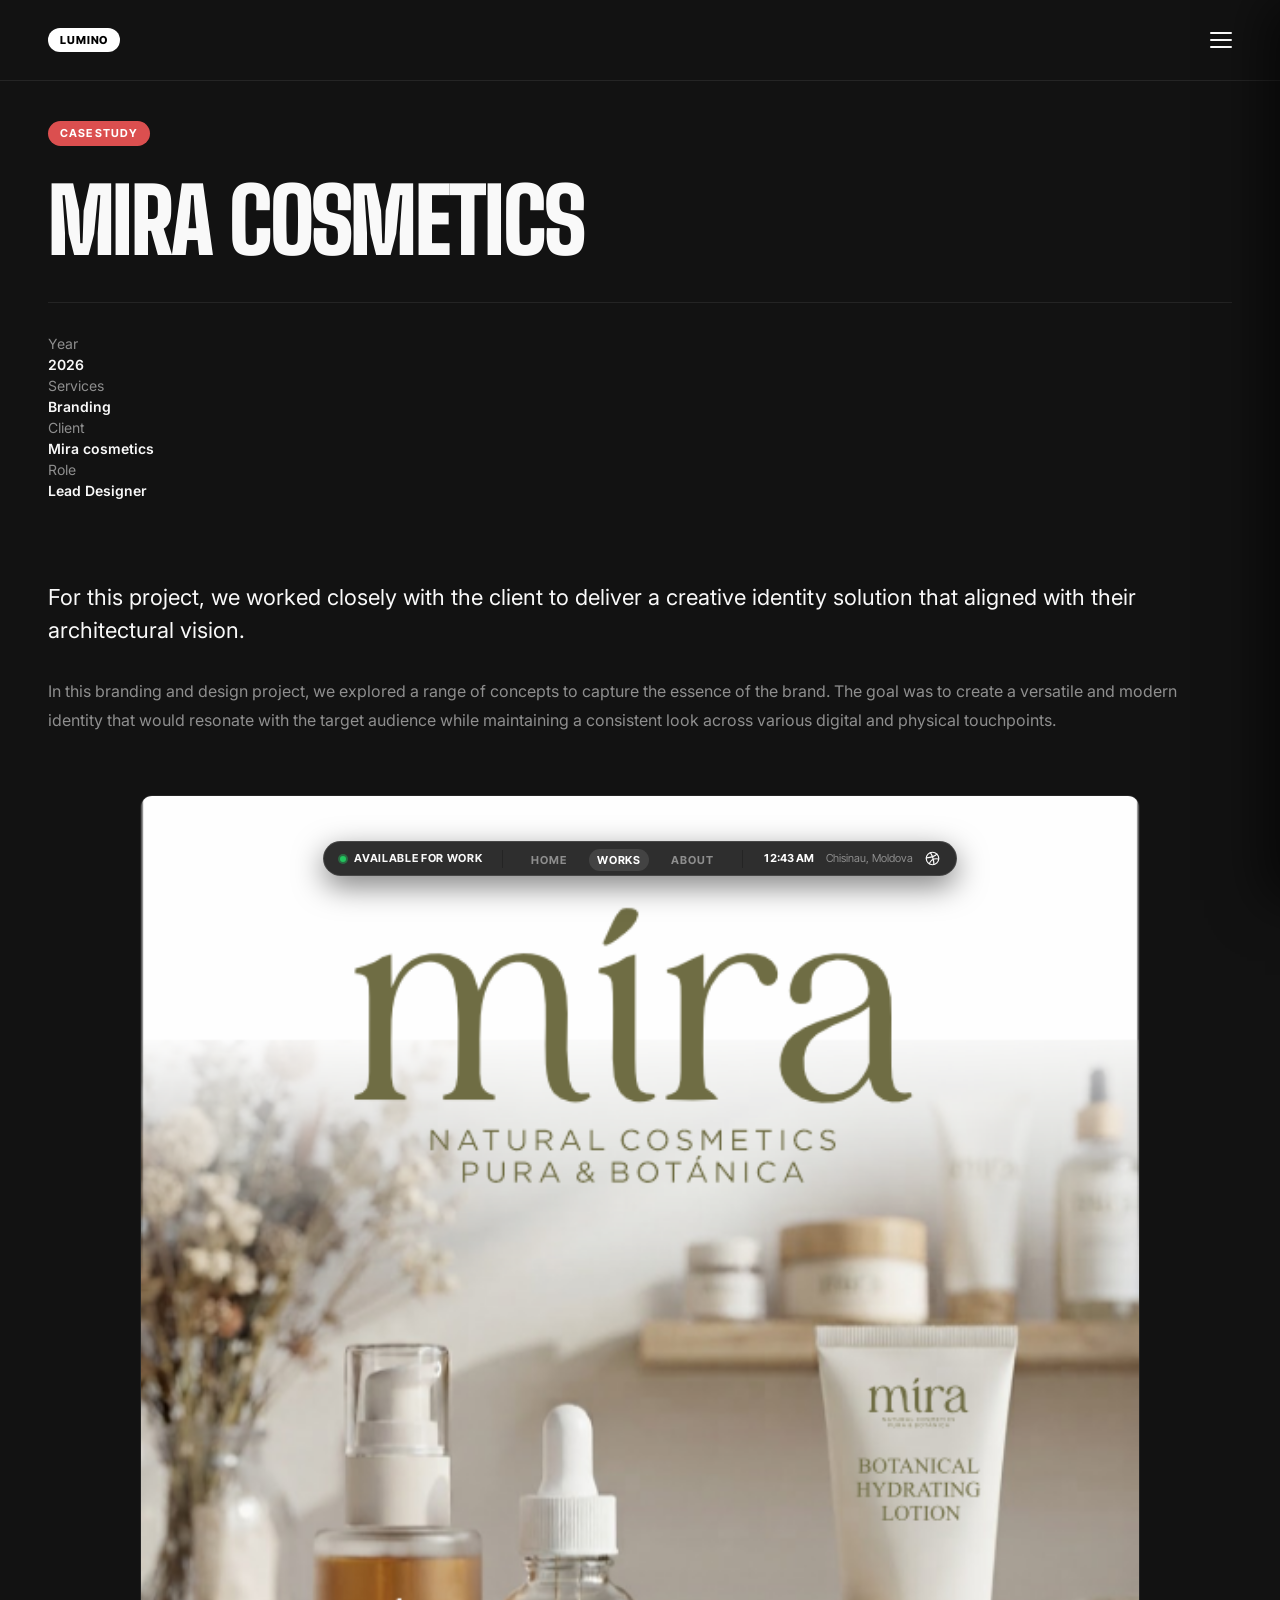
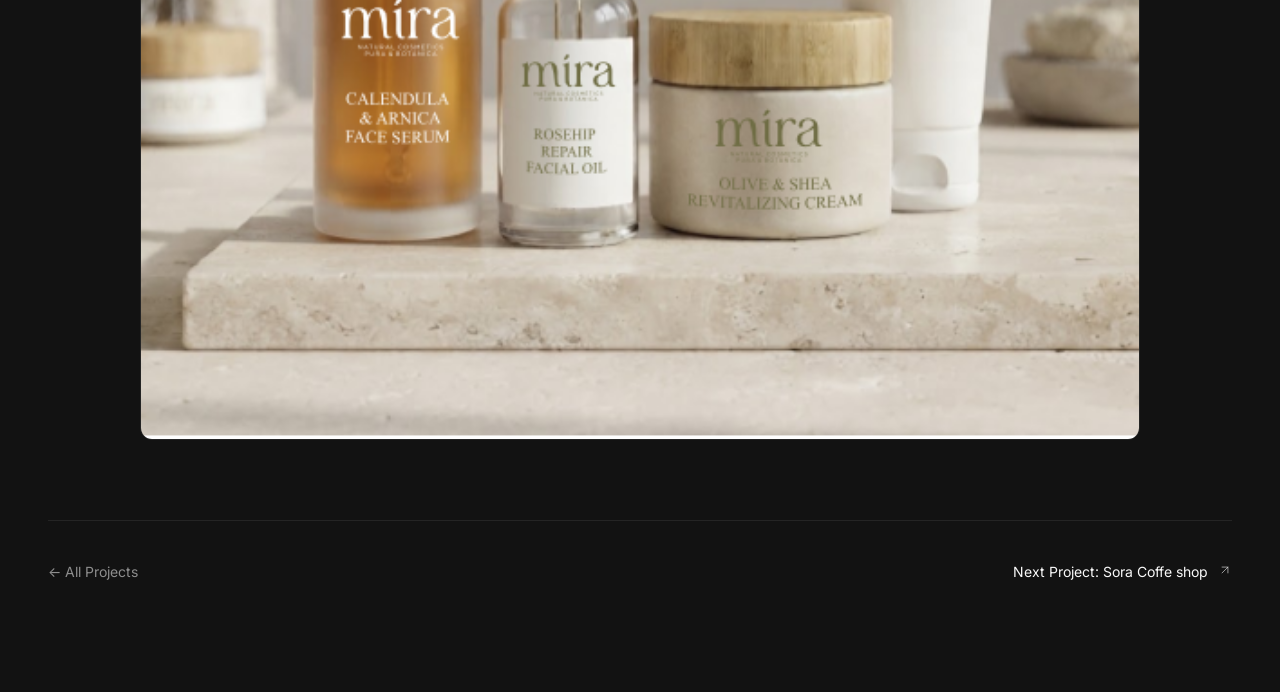
<file: project-mira.html>
<!DOCTYPE html>
<html lang="en">
<head>
    <meta charset="UTF-8">
    <meta name="viewport" content="width=device-width, initial-scale=1.0">
    <title>Mira cosmetics &mdash; Case Study &mdash; LUMINO DESIGN STUDIO (Dark Edition)</title>
    <!-- Google Fonts -->
    <link rel="preconnect" href="https://fonts.googleapis.com">
    <link rel="preconnect" href="https://fonts.gstatic.com" crossorigin>
    <link href="https://fonts.googleapis.com/css2?family=Big+Shoulders+Display:wght@700;900&family=Inter+Tight:ital,wght@0,400;0,500;0,600;0,700;1,500;1,700&family=Inter:wght@400;500;600&display=swap" rel="stylesheet">
    <link rel="stylesheet" href="assets/css/main.css">
</head>
<body>

    <!-- Minimal Dark Top Bar -->
    <header class="lumino-top-bar">
        <div class="lumino-container">
            <div class="lumino-top-bar__inner">
                <a href="index.html" class="lumino-logo-pill">Lumino</a>
                <!-- 3-Line Hamburger Toggle (Donor Style) -->
                <button id="lumino-top-toggle" class="lumino-top-nav-toggle" aria-label="Open Menu">
                    <span></span>
                    <span></span>
                    <span></span>
                </button>
            </div>
        </div>
    </header>

    <!-- Split-Screen / Side Drawer Menu (Donor Style) -->
    <div id="lumino-menu-backdrop" class="lumino-menu-backdrop" aria-hidden="true"></div>

    <aside id="lumino-drawer-menu" class="lumino-drawer" aria-label="Main Navigation" aria-hidden="true">
        <!-- Left Black Column with Brand Letters & Matrix -->
        <div class="lumino-drawer__side">
            <div class="lumino-drawer__brand">
                <span>L</span>
                <span>U</span>
                <span>M</span>
                <span>I</span>
                <span>N</span>
                <span>O</span>
            </div>
            <div class="lumino-drawer__matrix" aria-hidden="true">
                <div class="lumino-matrix-grid">
                    <span class="lumino-matrix-dot"></span><span class="lumino-matrix-dot"></span><span class="lumino-matrix-dot"></span><span class="lumino-matrix-dot"></span>
                    <span class="lumino-matrix-dot"></span><span class="lumino-matrix-dot"></span><span class="lumino-matrix-dot"></span><span class="lumino-matrix-dot"></span>
                    <span class="lumino-matrix-dot"></span><span class="lumino-matrix-dot"></span><span class="lumino-matrix-dot"></span><span class="lumino-matrix-dot"></span>
                    <span class="lumino-matrix-dot"></span><span class="lumino-matrix-dot"></span><span class="lumino-matrix-dot"></span><span class="lumino-matrix-dot"></span>
                    <span class="lumino-matrix-dot"></span><span class="lumino-matrix-dot"></span><span class="lumino-matrix-dot"></span><span class="lumino-matrix-dot"></span>
                    <span class="lumino-matrix-dot"></span><span class="lumino-matrix-dot"></span><span class="lumino-matrix-dot"></span><span class="lumino-matrix-dot"></span>
                    <span class="lumino-matrix-dot"></span><span class="lumino-matrix-dot"></span><span class="lumino-matrix-dot"></span><span class="lumino-matrix-dot"></span>
                    <span class="lumino-matrix-dot"></span><span class="lumino-matrix-dot"></span><span class="lumino-matrix-dot"></span><span class="lumino-matrix-dot"></span>
                    <span class="lumino-matrix-dot"></span><span class="lumino-matrix-dot"></span><span class="lumino-matrix-dot"></span><span class="lumino-matrix-dot"></span>
                    <span class="lumino-matrix-dot"></span><span class="lumino-matrix-dot"></span><span class="lumino-matrix-dot"></span><span class="lumino-matrix-dot"></span>
                </div>
            </div>
        </div>

        <!-- Right Light Column with Navigation & Contact -->
        <div class="lumino-drawer__main">
            <!-- Close Button (X) -->
            <div class="lumino-drawer__header">
                <button id="lumino-drawer-close" class="lumino-drawer-close" aria-label="Close Menu">
                    <svg width="20" height="20" viewBox="0 0 24 24" fill="none" stroke="currentColor" stroke-width="2" stroke-linecap="round" stroke-linejoin="round">
                        <line x1="18" y1="6" x2="6" y2="18"></line>
                        <line x1="6" y1="6" x2="18" y2="18"></line>
                    </svg>
                </button>
            </div>

            <!-- Navigation Links 01..04 -->
            <nav class="lumino-drawer__nav">
                <ul class="lumino-drawer__list">
                    <li class="lumino-drawer__item">
                        <a href="index.html" class="lumino-drawer__link">
                            <span class="lumino-drawer__num">01</span>
                            <span class="lumino-drawer__text">HOME</span>
                        </a>
                    </li>
                    <li class="lumino-drawer__item">
                        <a href="works.html" class="lumino-drawer__link">
                            <span class="lumino-drawer__num">02</span>
                            <span class="lumino-drawer__text">WORKS</span>
                        </a>
                    </li>
                    <li class="lumino-drawer__item">
                        <a href="about.html" class="lumino-drawer__link">
                            <span class="lumino-drawer__num">03</span>
                            <span class="lumino-drawer__text">ABOUT</span>
                        </a>
                    </li>
                </ul>
            </nav>

            <!-- Footer / Contact Stack -->
            <div class="lumino-drawer__footer">
                <a href="mailto:vadimcioclu5@gmail.com" class="lumino-drawer-email-btn" id="lumino-copy-email" data-email="vadimcioclu5@gmail.com">
                    <svg width="15" height="15" viewBox="0 0 24 24" fill="none" stroke="currentColor" stroke-width="2" stroke-linecap="round" stroke-linejoin="round">
                        <rect width="20" height="16" x="2" y="4" rx="2"></rect>
                        <path d="m22 7-8.97 5.7a1.94 1.94 0 0 1-2.06 0L2 7"></path>
                    </svg>
                    <span class="lumino-email-text">vadimcioclu5@gmail.com</span>
                </a>

                <div class="lumino-drawer-socials">
                    <a href="https://dribbble.com/Lu_mino" target="_blank" rel="noopener noreferrer" aria-label="Dribbble">
                        <svg width="18" height="18" viewBox="0 0 24 24" fill="none" stroke="currentColor" stroke-width="1.9" stroke-linecap="round" stroke-linejoin="round">
                            <circle cx="12" cy="12" r="10"></circle>
                            <path d="M19.13 5.09C15.22 9.14 10 10.44 2.25 10.94"></path>
                            <path d="M21.75 12.84c-6.62-1.41-12.14 1-14.9 7.42"></path>
                            <path d="M8.53 2.74c3.48 4.7 5.25 9.77 5.72 18.52"></path>
                        </svg>
                    </a>
                </div>
            </div>
        </div>
    </aside>

    <main>
        <!-- Project Info Bar -->
        <section class="lumino-dark-hero" style="padding-bottom: 40px;">
            <div class="lumino-container">
                <span class="lumino-badge-red" style="margin-bottom: 20px;">Case Study</span>
                <h1 class="lumino-section-huge-title" style="font-size: clamp(3rem, 7vw, 6.5rem); margin-top: 14px; margin-bottom: 40px;">
                    Mira cosmetics
                </h1>

                <div class="lumino-project-info-grid" style="padding-top: 30px; border-top: 1px solid var(--border-color);">
                    <div class="lumino-info-block">
                        <p class="lumino-info-block__label" style="color: var(--text-secondary);">Year</p>
                        <p class="lumino-info-block__val" style="color: var(--text-primary); font-weight: 600;">2026</p>
                    </div>
                    <div class="lumino-info-block">
                        <p class="lumino-info-block__label" style="color: var(--text-secondary);">Services</p>
                        <p class="lumino-info-block__val" style="color: var(--text-primary); font-weight: 600;">Branding</p>
                    </div>
                    <div class="lumino-info-block">
                        <p class="lumino-info-block__label" style="color: var(--text-secondary);">Client</p>
                        <p class="lumino-info-block__val" style="color: var(--text-primary); font-weight: 600;">Mira cosmetics</p>
                    </div>
                    <div class="lumino-info-block">
                        <p class="lumino-info-block__label" style="color: var(--text-secondary);">Role</p>
                        <p class="lumino-info-block__val" style="color: var(--text-primary); font-weight: 600;">Lead Designer</p>
                    </div>
                </div>
            </div>
        </section>

        <!-- Project Presentation -->
        <section class="lumino-project-content" style="padding-top: 40px;">
            <div class="lumino-container">
                <div class="lumino-project-lead" style="color: var(--text-primary); font-size: 22px; line-height: 1.5; margin-bottom: 30px;">
                    <p>
                        For this project, we worked closely with the client to deliver a creative identity solution that aligned with their architectural vision.
                    </p>
                </div>

                <div class="lumino-project-body" style="color: var(--text-secondary); font-size: 16px; line-height: 1.8; margin-bottom: 60px;">
                    <p>
                        In this branding and design project, we explored a range of concepts to capture the essence of the brand. The goal was to create a versatile and modern identity that would resonate with the target audience while maintaining a consistent look across various digital and physical touchpoints.
                    </p>
                </div>

                <!-- Showcase Media (Full Presentation Scroll) -->
                <div class="lumino-project-gallery">
                    <div class="lumino-gallery-item" style="background: var(--card-bg); border: 1px solid var(--border-color); border-radius: 12px; overflow: hidden; margin-bottom: 40px; max-width: 1000px; margin-left: auto; margin-right: auto;">
                        <img src="assets/images/MIRA1.png" alt="Mira cosmetics Full Presentation" loading="eager" style="width: 100%; height: auto; display: block;">
                    </div>
                </div>

                <!-- Next Project Footer Navigation -->
                <div style="margin-top: 80px; padding-top: 40px; border-top: 1px solid var(--border-color); display: flex; justify-content: space-between; align-items: center;">
                    <a href="works.html" class="lumino-section-link" style="color: var(--text-secondary);">
                        &larr; All Projects
                    </a>

                    <a href="project-sora.html" class="lumino-section-link" style="color: var(--text-primary);">
                        <span>Next Project: Sora Coffe shop</span>
                        <svg viewBox="0 0 24 24" fill="none" stroke="currentColor" stroke-linecap="round" stroke-linejoin="round" style="width: 14px; height: 14px; margin-left: 6px;">
                            <line x1="7" y1="17" x2="17" y2="7"></line>
                            <polyline points="7 7 17 7 17 17"></polyline>
                        </svg>
                    </a>
                </div>
            </div>
        </section>
    </main>

    <!-- FLOATING BOTTOM DOCK NAVIGATION -->
    <nav class="lumino-dock-wrapper" aria-label="Floating Navigation Dock">
        <div class="lumino-dock">
            <div class="lumino-dock__status">
                <span class="lumino-dock__dot"></span>
                <span>Available for work</span>
            </div>

            <div class="lumino-dock__divider"></div>

            <ul class="lumino-dock__menu">
                <li><a href="index.html">Home</a></li>
                <li><a href="works.html" class="active">Works</a></li>
                <li><a href="about.html">About</a></li>
            </ul>

            <div class="lumino-dock__divider"></div>

            <div class="lumino-dock__meta">
                <span id="lumino-live-clock" class="lumino-dock__time" data-timezone="Europe/Chisinau">7:00 AM</span>
                <span>Chisinau, Moldova</span>
                <a href="https://dribbble.com/Lu_mino" target="_blank" rel="noopener noreferrer" class="lumino-dock__dribbble" aria-label="Dribbble">
                    <svg width="15" height="15" viewBox="0 0 24 24" fill="none" stroke="currentColor" stroke-width="1.9" stroke-linecap="round" stroke-linejoin="round">
                        <circle cx="12" cy="12" r="10"></circle>
                        <path d="M19.13 5.09C15.22 9.14 10 10.44 2.25 10.94"></path>
                        <path d="M21.75 12.84c-6.62-1.41-12.14 1-14.9 7.42"></path>
                        <path d="M8.53 2.74c3.48 4.7 5.25 9.77 5.72 18.52"></path>
                    </svg>
                </a>
            </div>
        </div>
    </nav>

    <script src="assets/js/main.js"></script>
</body>
</html>
</file>
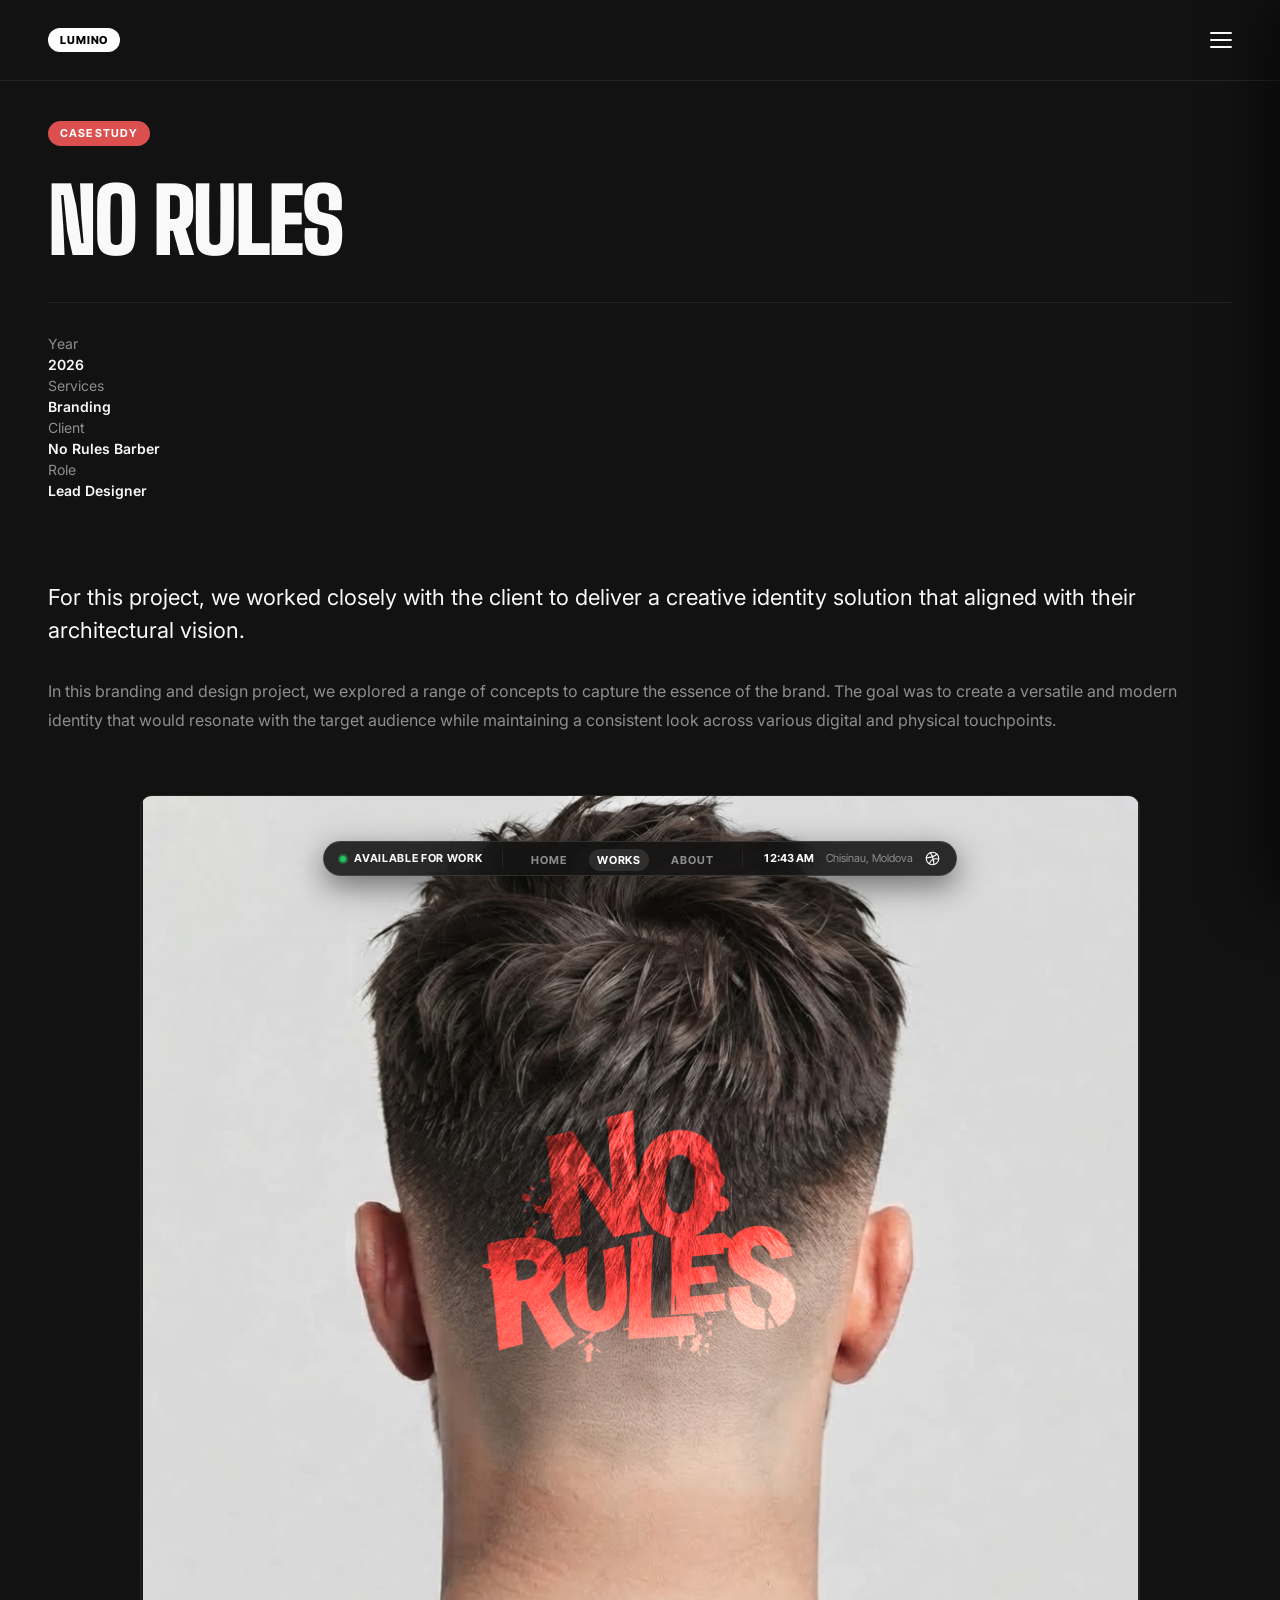
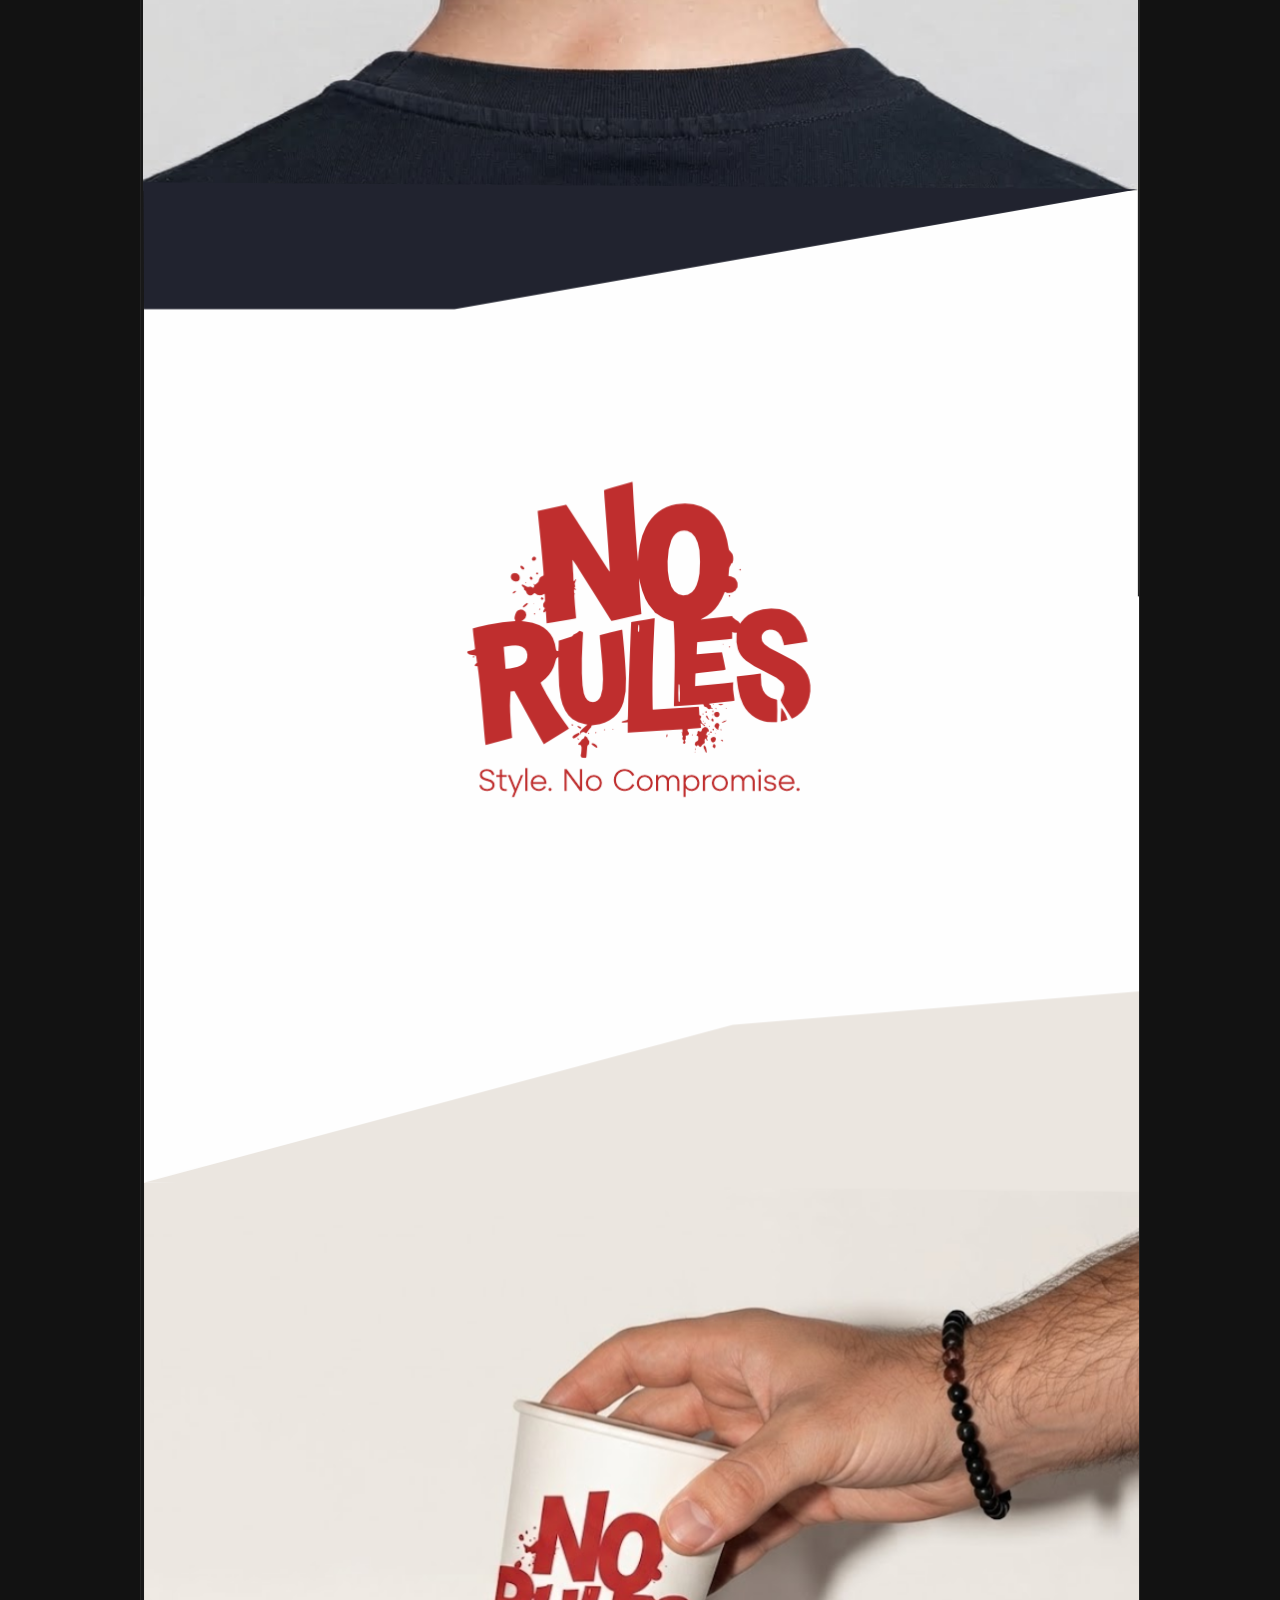
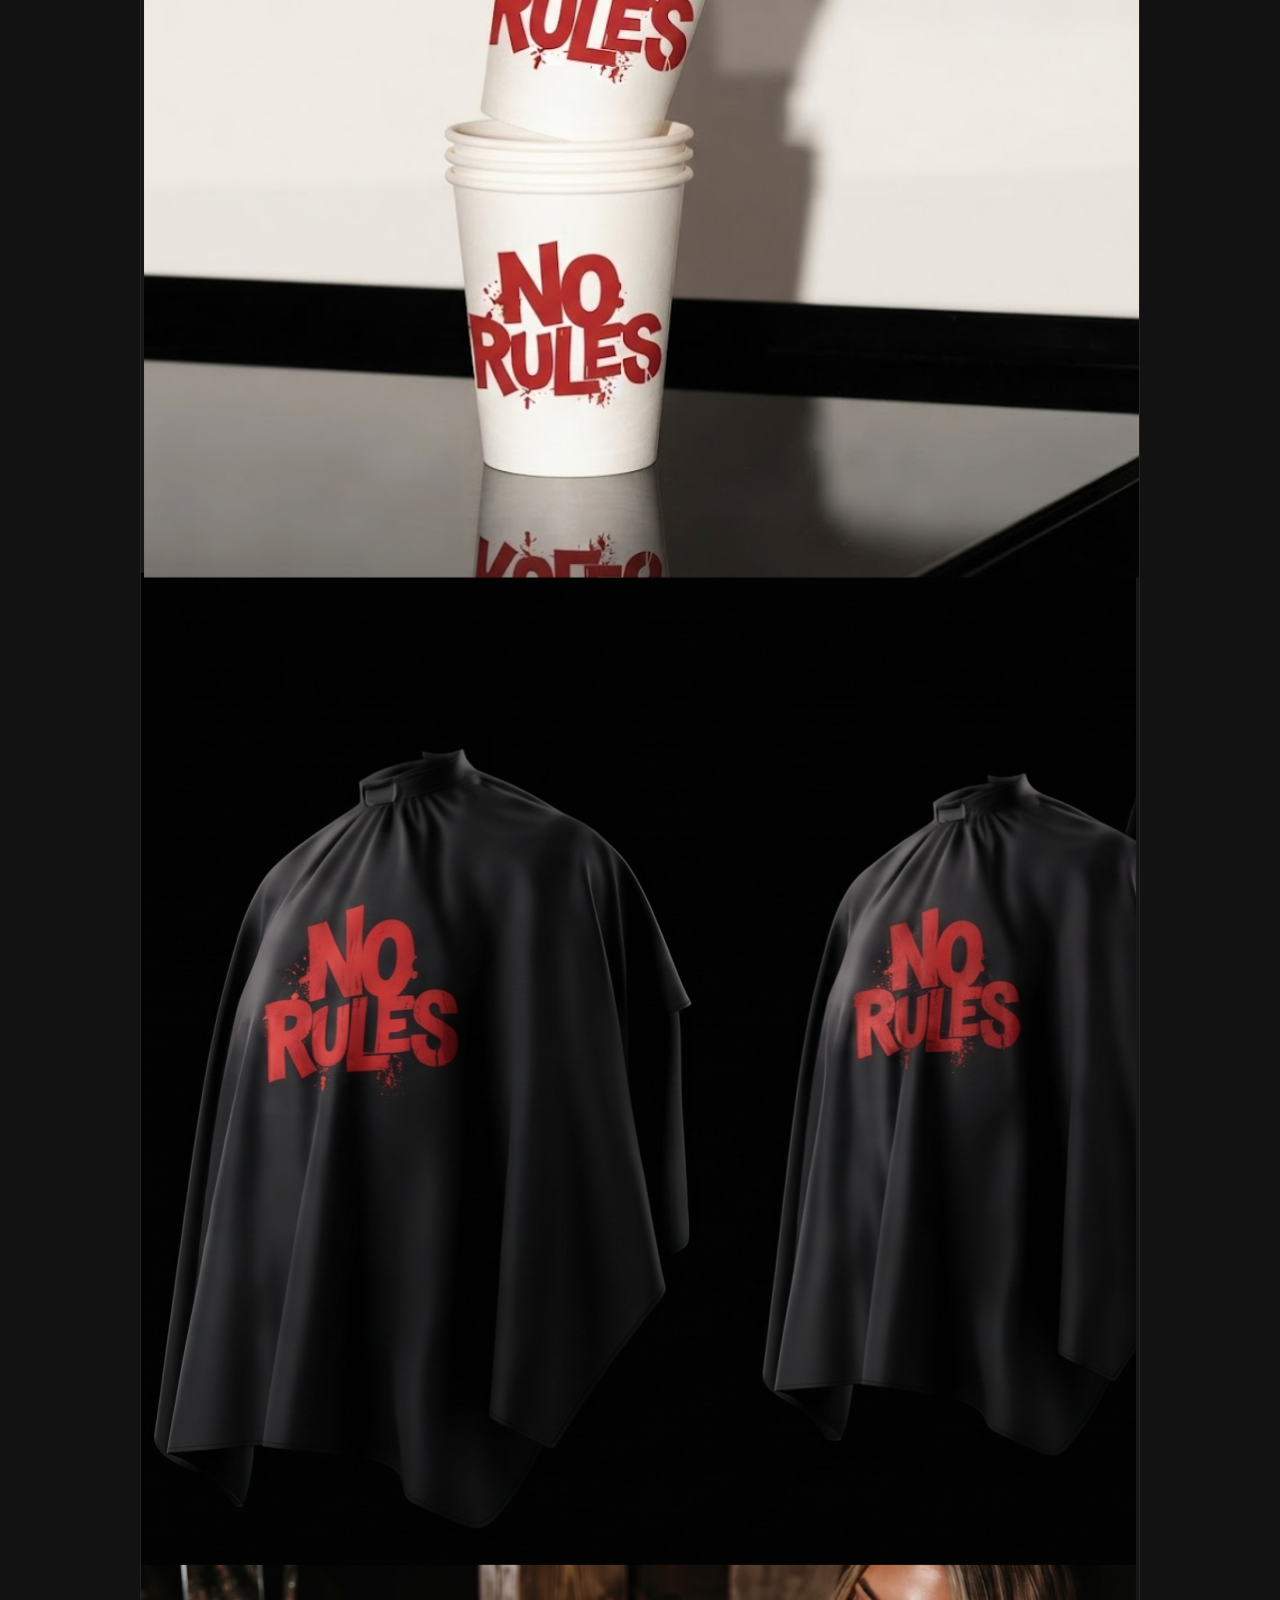
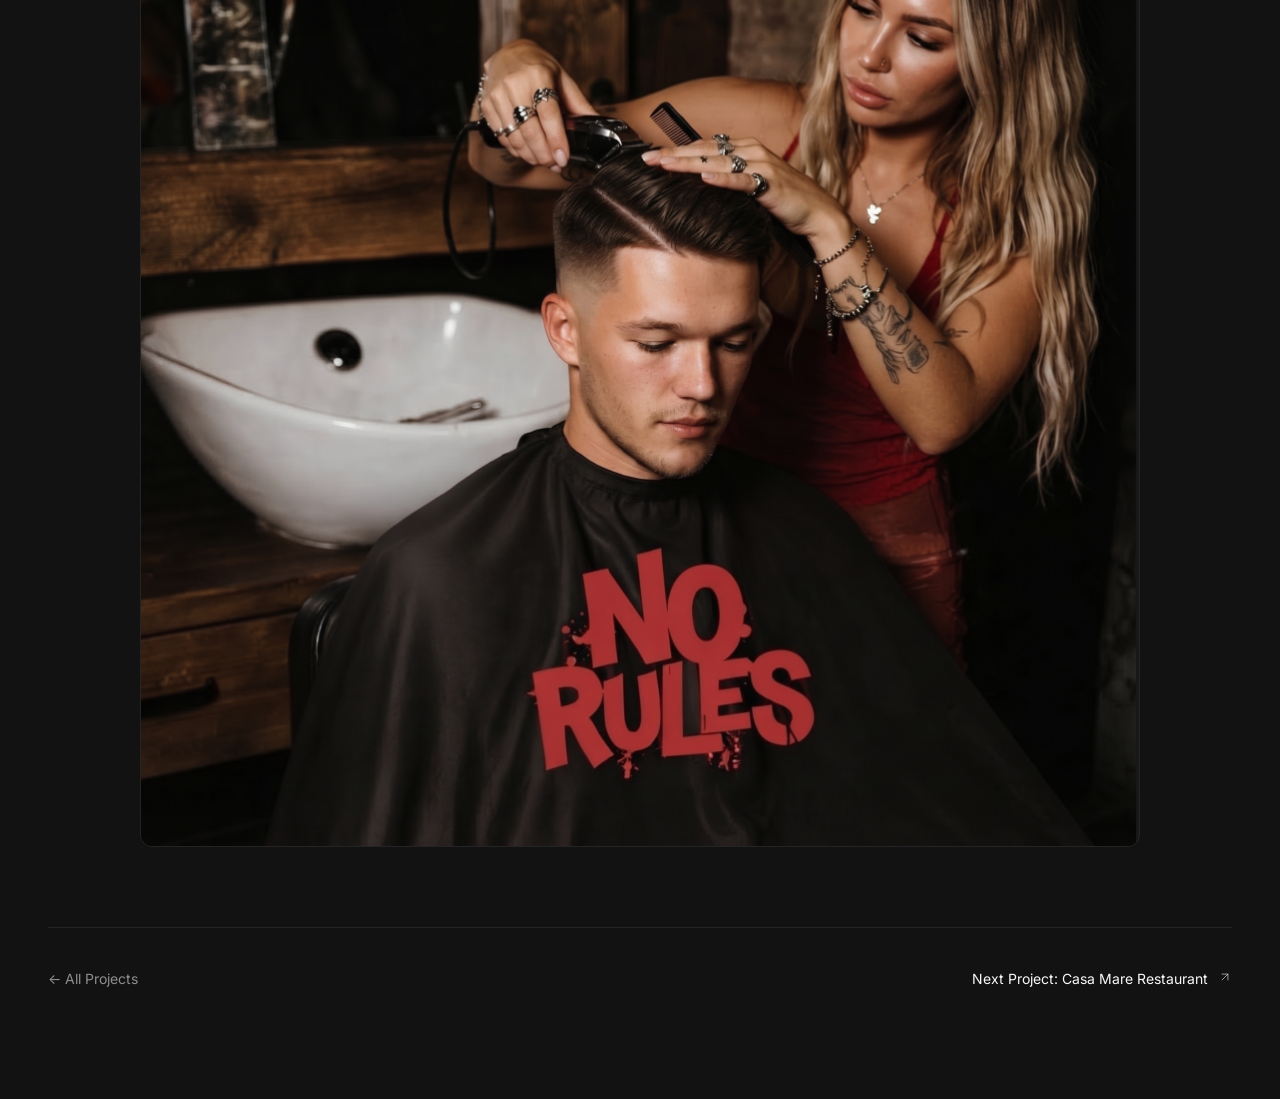
<file: project-norules.html>
<!DOCTYPE html>
<html lang="en">
<head>
    <meta charset="UTF-8">
    <meta name="viewport" content="width=device-width, initial-scale=1.0">
    <title>No Rules &mdash; Case Study &mdash; LUMINO DESIGN STUDIO (Dark Edition)</title>
    <!-- Google Fonts -->
    <link rel="preconnect" href="https://fonts.googleapis.com">
    <link rel="preconnect" href="https://fonts.gstatic.com" crossorigin>
    <link href="https://fonts.googleapis.com/css2?family=Big+Shoulders+Display:wght@700;900&family=Inter+Tight:ital,wght@0,400;0,500;0,600;0,700;1,500;1,700&family=Inter:wght@400;500;600&display=swap" rel="stylesheet">
    <link rel="stylesheet" href="assets/css/main.css">
</head>
<body>

    <!-- Minimal Dark Top Bar -->
    <header class="lumino-top-bar">
        <div class="lumino-container">
            <div class="lumino-top-bar__inner">
                <a href="index.html" class="lumino-logo-pill">Lumino</a>
                <!-- 3-Line Hamburger Toggle (Donor Style) -->
                <button id="lumino-top-toggle" class="lumino-top-nav-toggle" aria-label="Open Menu">
                    <span></span>
                    <span></span>
                    <span></span>
                </button>
            </div>
        </div>
    </header>

    <!-- Split-Screen / Side Drawer Menu (Donor Style) -->
    <div id="lumino-menu-backdrop" class="lumino-menu-backdrop" aria-hidden="true"></div>

    <aside id="lumino-drawer-menu" class="lumino-drawer" aria-label="Main Navigation" aria-hidden="true">
        <!-- Left Black Column with Brand Letters & Matrix -->
        <div class="lumino-drawer__side">
            <div class="lumino-drawer__brand">
                <span>L</span>
                <span>U</span>
                <span>M</span>
                <span>I</span>
                <span>N</span>
                <span>O</span>
            </div>
            <div class="lumino-drawer__matrix" aria-hidden="true">
                <div class="lumino-matrix-grid">
                    <span class="lumino-matrix-dot"></span><span class="lumino-matrix-dot"></span><span class="lumino-matrix-dot"></span><span class="lumino-matrix-dot"></span>
                    <span class="lumino-matrix-dot"></span><span class="lumino-matrix-dot"></span><span class="lumino-matrix-dot"></span><span class="lumino-matrix-dot"></span>
                    <span class="lumino-matrix-dot"></span><span class="lumino-matrix-dot"></span><span class="lumino-matrix-dot"></span><span class="lumino-matrix-dot"></span>
                    <span class="lumino-matrix-dot"></span><span class="lumino-matrix-dot"></span><span class="lumino-matrix-dot"></span><span class="lumino-matrix-dot"></span>
                    <span class="lumino-matrix-dot"></span><span class="lumino-matrix-dot"></span><span class="lumino-matrix-dot"></span><span class="lumino-matrix-dot"></span>
                    <span class="lumino-matrix-dot"></span><span class="lumino-matrix-dot"></span><span class="lumino-matrix-dot"></span><span class="lumino-matrix-dot"></span>
                    <span class="lumino-matrix-dot"></span><span class="lumino-matrix-dot"></span><span class="lumino-matrix-dot"></span><span class="lumino-matrix-dot"></span>
                    <span class="lumino-matrix-dot"></span><span class="lumino-matrix-dot"></span><span class="lumino-matrix-dot"></span><span class="lumino-matrix-dot"></span>
                    <span class="lumino-matrix-dot"></span><span class="lumino-matrix-dot"></span><span class="lumino-matrix-dot"></span><span class="lumino-matrix-dot"></span>
                    <span class="lumino-matrix-dot"></span><span class="lumino-matrix-dot"></span><span class="lumino-matrix-dot"></span><span class="lumino-matrix-dot"></span>
                </div>
            </div>
        </div>

        <!-- Right Light Column with Navigation & Contact -->
        <div class="lumino-drawer__main">
            <!-- Close Button (X) -->
            <div class="lumino-drawer__header">
                <button id="lumino-drawer-close" class="lumino-drawer-close" aria-label="Close Menu">
                    <svg width="20" height="20" viewBox="0 0 24 24" fill="none" stroke="currentColor" stroke-width="2" stroke-linecap="round" stroke-linejoin="round">
                        <line x1="18" y1="6" x2="6" y2="18"></line>
                        <line x1="6" y1="6" x2="18" y2="18"></line>
                    </svg>
                </button>
            </div>

            <!-- Navigation Links 01..04 -->
            <nav class="lumino-drawer__nav">
                <ul class="lumino-drawer__list">
                    <li class="lumino-drawer__item">
                        <a href="index.html" class="lumino-drawer__link">
                            <span class="lumino-drawer__num">01</span>
                            <span class="lumino-drawer__text">HOME</span>
                        </a>
                    </li>
                    <li class="lumino-drawer__item">
                        <a href="works.html" class="lumino-drawer__link">
                            <span class="lumino-drawer__num">02</span>
                            <span class="lumino-drawer__text">WORKS</span>
                        </a>
                    </li>
                    <li class="lumino-drawer__item">
                        <a href="about.html" class="lumino-drawer__link">
                            <span class="lumino-drawer__num">03</span>
                            <span class="lumino-drawer__text">ABOUT</span>
                        </a>
                    </li>
                </ul>
            </nav>

            <!-- Footer / Contact Stack -->
            <div class="lumino-drawer__footer">
                <a href="mailto:vadimcioclu5@gmail.com" class="lumino-drawer-email-btn" id="lumino-copy-email" data-email="vadimcioclu5@gmail.com">
                    <svg width="15" height="15" viewBox="0 0 24 24" fill="none" stroke="currentColor" stroke-width="2" stroke-linecap="round" stroke-linejoin="round">
                        <rect width="20" height="16" x="2" y="4" rx="2"></rect>
                        <path d="m22 7-8.97 5.7a1.94 1.94 0 0 1-2.06 0L2 7"></path>
                    </svg>
                    <span class="lumino-email-text">vadimcioclu5@gmail.com</span>
                </a>

                <div class="lumino-drawer-socials">
                    <a href="https://dribbble.com/Lu_mino" target="_blank" rel="noopener noreferrer" aria-label="Dribbble">
                        <svg width="18" height="18" viewBox="0 0 24 24" fill="none" stroke="currentColor" stroke-width="1.9" stroke-linecap="round" stroke-linejoin="round">
                            <circle cx="12" cy="12" r="10"></circle>
                            <path d="M19.13 5.09C15.22 9.14 10 10.44 2.25 10.94"></path>
                            <path d="M21.75 12.84c-6.62-1.41-12.14 1-14.9 7.42"></path>
                            <path d="M8.53 2.74c3.48 4.7 5.25 9.77 5.72 18.52"></path>
                        </svg>
                    </a>
                </div>
            </div>
        </div>
    </aside>

    <main>
        <!-- Project Info Bar -->
        <section class="lumino-dark-hero" style="padding-bottom: 40px;">
            <div class="lumino-container">
                <span class="lumino-badge-red" style="margin-bottom: 20px;">Case Study</span>
                <h1 class="lumino-section-huge-title" style="font-size: clamp(3rem, 7vw, 6.5rem); margin-top: 14px; margin-bottom: 40px;">
                    No Rules
                </h1>

                <div class="lumino-project-info-grid" style="padding-top: 30px; border-top: 1px solid var(--border-color);">
                    <div class="lumino-info-block">
                        <p class="lumino-info-block__label" style="color: var(--text-secondary);">Year</p>
                        <p class="lumino-info-block__val" style="color: var(--text-primary); font-weight: 600;">2026</p>
                    </div>
                    <div class="lumino-info-block">
                        <p class="lumino-info-block__label" style="color: var(--text-secondary);">Services</p>
                        <p class="lumino-info-block__val" style="color: var(--text-primary); font-weight: 600;">Branding</p>
                    </div>
                    <div class="lumino-info-block">
                        <p class="lumino-info-block__label" style="color: var(--text-secondary);">Client</p>
                        <p class="lumino-info-block__val" style="color: var(--text-primary); font-weight: 600;">No Rules Barber</p>
                    </div>
                    <div class="lumino-info-block">
                        <p class="lumino-info-block__label" style="color: var(--text-secondary);">Role</p>
                        <p class="lumino-info-block__val" style="color: var(--text-primary); font-weight: 600;">Lead Designer</p>
                    </div>
                </div>
            </div>
        </section>

        <!-- Project Presentation -->
        <section class="lumino-project-content" style="padding-top: 40px;">
            <div class="lumino-container">
                <div class="lumino-project-lead" style="color: var(--text-primary); font-size: 22px; line-height: 1.5; margin-bottom: 30px;">
                    <p>
                        For this project, we worked closely with the client to deliver a creative identity solution that aligned with their architectural vision.
                    </p>
                </div>

                <div class="lumino-project-body" style="color: var(--text-secondary); font-size: 16px; line-height: 1.8; margin-bottom: 60px;">
                    <p>
                        In this branding and design project, we explored a range of concepts to capture the essence of the brand. The goal was to create a versatile and modern identity that would resonate with the target audience while maintaining a consistent look across various digital and physical touchpoints.
                    </p>
                </div>

                <!-- Showcase Media (Full Presentation Scroll) -->
                <div class="lumino-project-gallery">
                    <div class="lumino-gallery-item" style="background: var(--card-bg); border: 1px solid var(--border-color); border-radius: 12px; overflow: hidden; margin-bottom: 40px; max-width: 1000px; margin-left: auto; margin-right: auto;">
                        <img src="assets/images/projects/no_rules_full.png" alt="No Rules Full Presentation" loading="eager" style="width: 100%; height: auto; display: block;">
                    </div>
                </div>

                <!-- Next Project Footer Navigation -->
                <div style="margin-top: 80px; padding-top: 40px; border-top: 1px solid var(--border-color); display: flex; justify-content: space-between; align-items: center;">
                    <a href="works.html" class="lumino-section-link" style="color: var(--text-secondary);">
                        &larr; All Projects
                    </a>

                    <a href="project-casamare.html" class="lumino-section-link" style="color: var(--text-primary);">
                        <span>Next Project: Casa Mare Restaurant</span>
                        <svg viewBox="0 0 24 24" fill="none" stroke="currentColor" stroke-linecap="round" stroke-linejoin="round" style="width: 14px; height: 14px; margin-left: 6px;">
                            <line x1="7" y1="17" x2="17" y2="7"></line>
                            <polyline points="7 7 17 7 17 17"></polyline>
                        </svg>
                    </a>
                </div>
            </div>
        </section>
    </main>

    <!-- FLOATING BOTTOM DOCK NAVIGATION -->
    <nav class="lumino-dock-wrapper" aria-label="Floating Navigation Dock">
        <div class="lumino-dock">
            <div class="lumino-dock__status">
                <span class="lumino-dock__dot"></span>
                <span>Available for work</span>
            </div>

            <div class="lumino-dock__divider"></div>

            <ul class="lumino-dock__menu">
                <li><a href="index.html">Home</a></li>
                <li><a href="works.html" class="active">Works</a></li>
                <li><a href="about.html">About</a></li>
            </ul>

            <div class="lumino-dock__divider"></div>

            <div class="lumino-dock__meta">
                <span id="lumino-live-clock" class="lumino-dock__time" data-timezone="Europe/Chisinau">7:00 AM</span>
                <span>Chisinau, Moldova</span>
                <a href="https://dribbble.com/Lu_mino" target="_blank" rel="noopener noreferrer" class="lumino-dock__dribbble" aria-label="Dribbble">
                    <svg width="15" height="15" viewBox="0 0 24 24" fill="none" stroke="currentColor" stroke-width="1.9" stroke-linecap="round" stroke-linejoin="round">
                        <circle cx="12" cy="12" r="10"></circle>
                        <path d="M19.13 5.09C15.22 9.14 10 10.44 2.25 10.94"></path>
                        <path d="M21.75 12.84c-6.62-1.41-12.14 1-14.9 7.42"></path>
                        <path d="M8.53 2.74c3.48 4.7 5.25 9.77 5.72 18.52"></path>
                    </svg>
                </a>
            </div>
        </div>
    </nav>

    <script src="assets/js/main.js"></script>
</body>
</html>
</file>
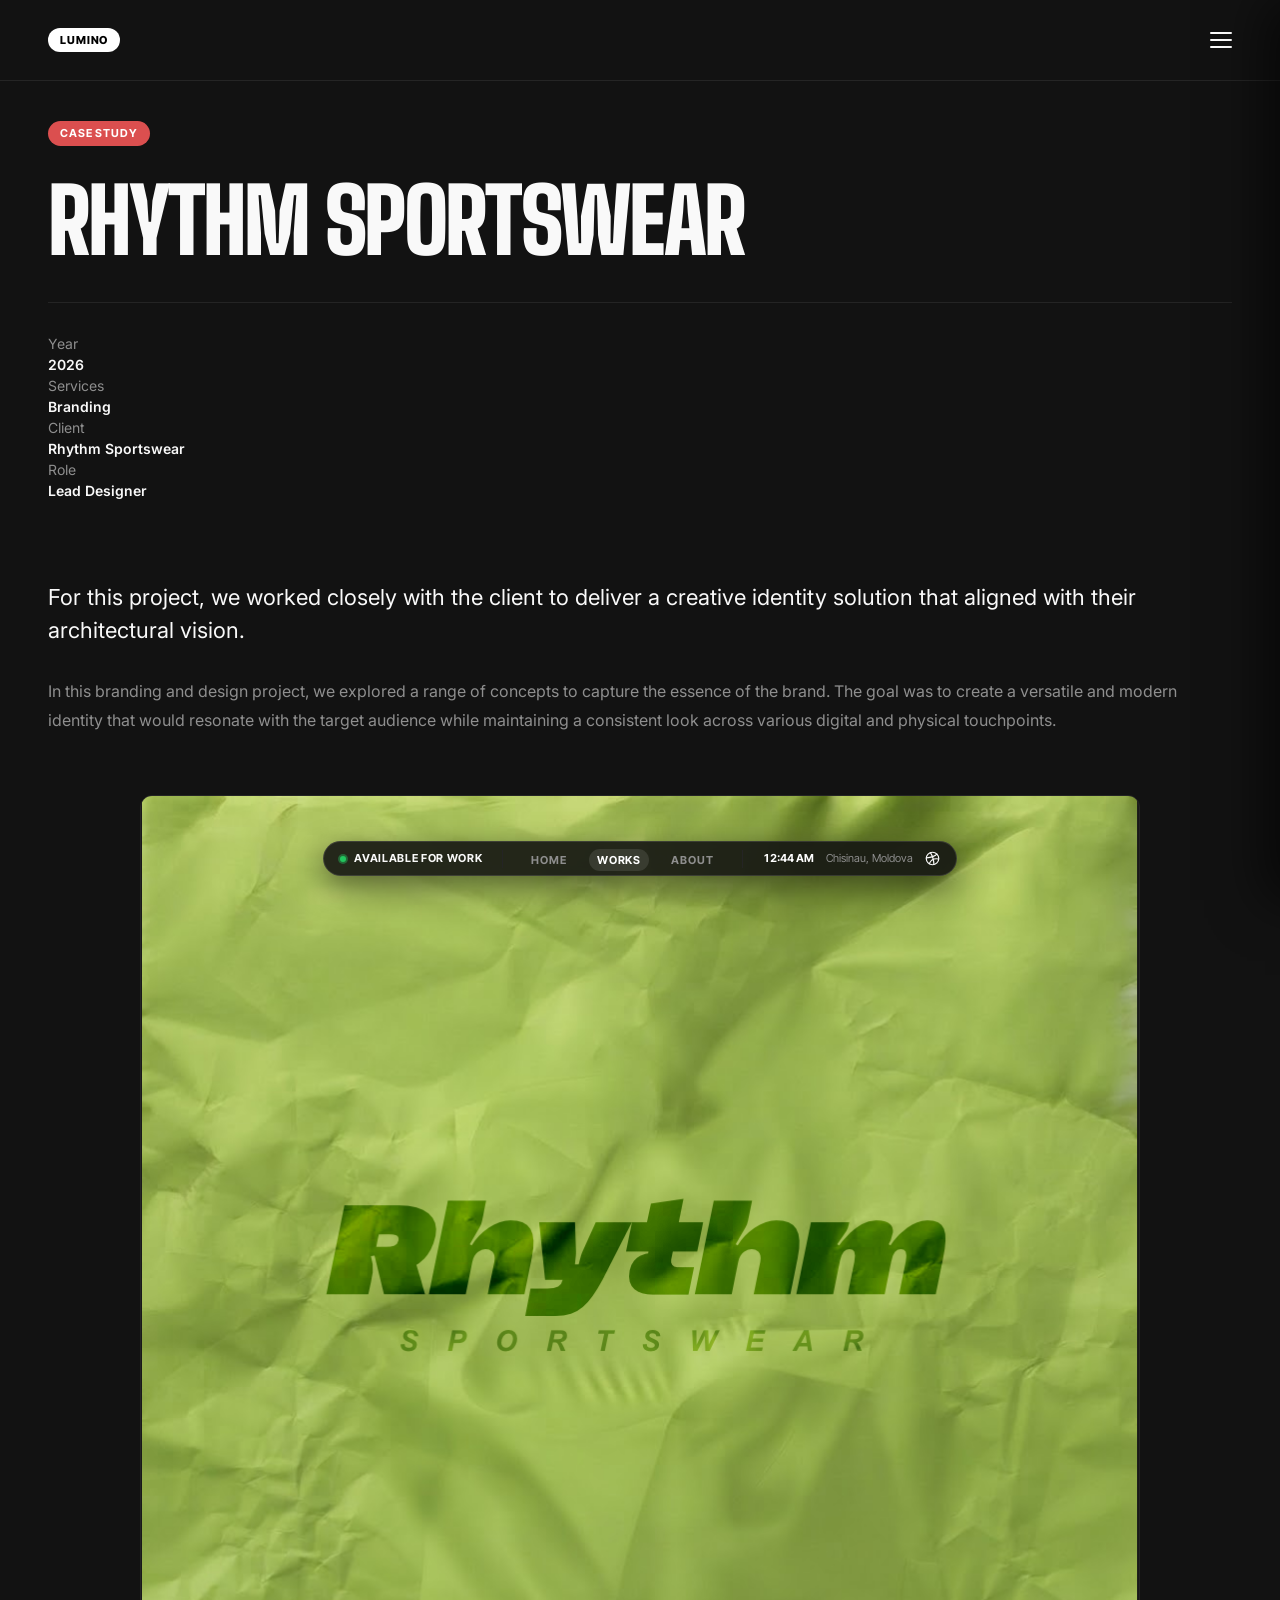
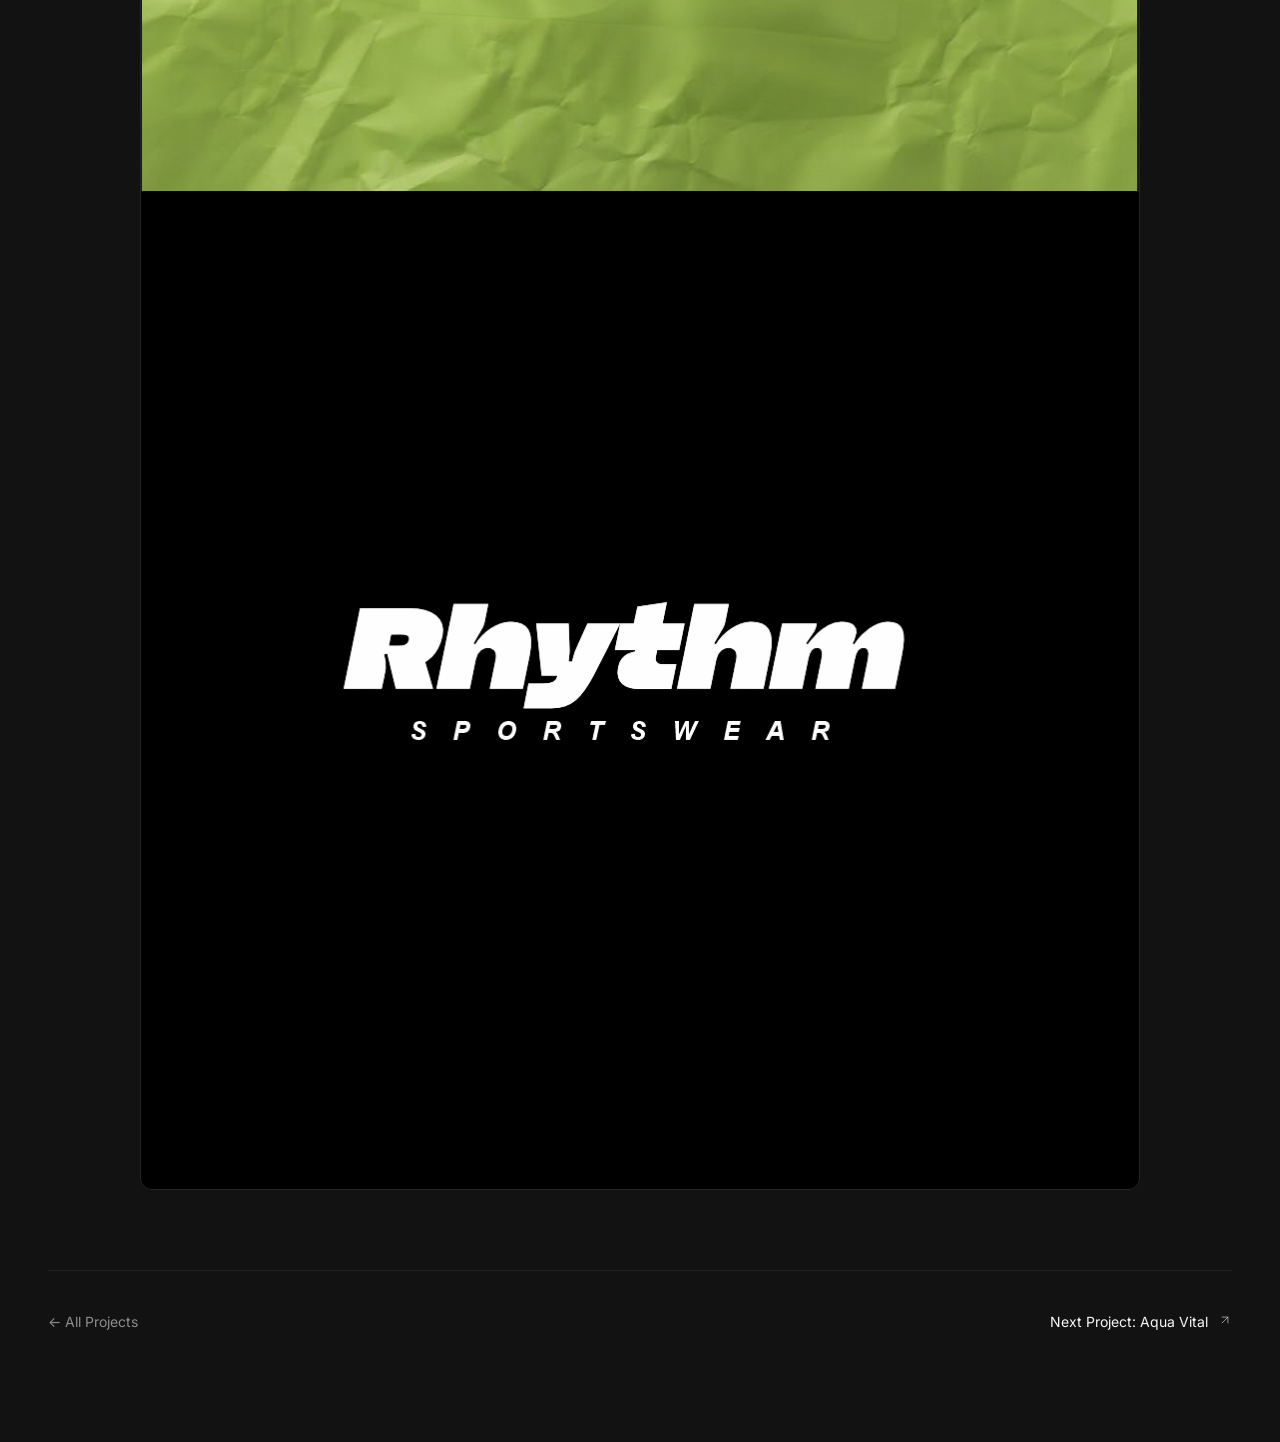
<file: project-rhythm.html>
<!DOCTYPE html>
<html lang="en">
<head>
    <meta charset="UTF-8">
    <meta name="viewport" content="width=device-width, initial-scale=1.0">
    <title>Rhythm Sportswear &mdash; Case Study &mdash; LUMINO DESIGN STUDIO (Dark Edition)</title>
    <!-- Google Fonts -->
    <link rel="preconnect" href="https://fonts.googleapis.com">
    <link rel="preconnect" href="https://fonts.gstatic.com" crossorigin>
    <link href="https://fonts.googleapis.com/css2?family=Big+Shoulders+Display:wght@700;900&family=Inter+Tight:ital,wght@0,400;0,500;0,600;0,700;1,500;1,700&family=Inter:wght@400;500;600&display=swap" rel="stylesheet">
    <link rel="stylesheet" href="assets/css/main.css">
</head>
<body>

    <!-- Minimal Dark Top Bar -->
    <header class="lumino-top-bar">
        <div class="lumino-container">
            <div class="lumino-top-bar__inner">
                <a href="index.html" class="lumino-logo-pill">Lumino</a>
                <!-- 3-Line Hamburger Toggle (Donor Style) -->
                <button id="lumino-top-toggle" class="lumino-top-nav-toggle" aria-label="Open Menu">
                    <span></span>
                    <span></span>
                    <span></span>
                </button>
            </div>
        </div>
    </header>

    <!-- Split-Screen / Side Drawer Menu (Donor Style) -->
    <div id="lumino-menu-backdrop" class="lumino-menu-backdrop" aria-hidden="true"></div>

    <aside id="lumino-drawer-menu" class="lumino-drawer" aria-label="Main Navigation" aria-hidden="true">
        <!-- Left Black Column with Brand Letters & Matrix -->
        <div class="lumino-drawer__side">
            <div class="lumino-drawer__brand">
                <span>L</span>
                <span>U</span>
                <span>M</span>
                <span>I</span>
                <span>N</span>
                <span>O</span>
            </div>
            <div class="lumino-drawer__matrix" aria-hidden="true">
                <div class="lumino-matrix-grid">
                    <span class="lumino-matrix-dot"></span><span class="lumino-matrix-dot"></span><span class="lumino-matrix-dot"></span><span class="lumino-matrix-dot"></span>
                    <span class="lumino-matrix-dot"></span><span class="lumino-matrix-dot"></span><span class="lumino-matrix-dot"></span><span class="lumino-matrix-dot"></span>
                    <span class="lumino-matrix-dot"></span><span class="lumino-matrix-dot"></span><span class="lumino-matrix-dot"></span><span class="lumino-matrix-dot"></span>
                    <span class="lumino-matrix-dot"></span><span class="lumino-matrix-dot"></span><span class="lumino-matrix-dot"></span><span class="lumino-matrix-dot"></span>
                    <span class="lumino-matrix-dot"></span><span class="lumino-matrix-dot"></span><span class="lumino-matrix-dot"></span><span class="lumino-matrix-dot"></span>
                    <span class="lumino-matrix-dot"></span><span class="lumino-matrix-dot"></span><span class="lumino-matrix-dot"></span><span class="lumino-matrix-dot"></span>
                    <span class="lumino-matrix-dot"></span><span class="lumino-matrix-dot"></span><span class="lumino-matrix-dot"></span><span class="lumino-matrix-dot"></span>
                    <span class="lumino-matrix-dot"></span><span class="lumino-matrix-dot"></span><span class="lumino-matrix-dot"></span><span class="lumino-matrix-dot"></span>
                    <span class="lumino-matrix-dot"></span><span class="lumino-matrix-dot"></span><span class="lumino-matrix-dot"></span><span class="lumino-matrix-dot"></span>
                    <span class="lumino-matrix-dot"></span><span class="lumino-matrix-dot"></span><span class="lumino-matrix-dot"></span><span class="lumino-matrix-dot"></span>
                </div>
            </div>
        </div>

        <!-- Right Light Column with Navigation & Contact -->
        <div class="lumino-drawer__main">
            <!-- Close Button (X) -->
            <div class="lumino-drawer__header">
                <button id="lumino-drawer-close" class="lumino-drawer-close" aria-label="Close Menu">
                    <svg width="20" height="20" viewBox="0 0 24 24" fill="none" stroke="currentColor" stroke-width="2" stroke-linecap="round" stroke-linejoin="round">
                        <line x1="18" y1="6" x2="6" y2="18"></line>
                        <line x1="6" y1="6" x2="18" y2="18"></line>
                    </svg>
                </button>
            </div>

            <!-- Navigation Links 01..04 -->
            <nav class="lumino-drawer__nav">
                <ul class="lumino-drawer__list">
                    <li class="lumino-drawer__item">
                        <a href="index.html" class="lumino-drawer__link">
                            <span class="lumino-drawer__num">01</span>
                            <span class="lumino-drawer__text">HOME</span>
                        </a>
                    </li>
                    <li class="lumino-drawer__item">
                        <a href="works.html" class="lumino-drawer__link">
                            <span class="lumino-drawer__num">02</span>
                            <span class="lumino-drawer__text">WORKS</span>
                        </a>
                    </li>
                    <li class="lumino-drawer__item">
                        <a href="about.html" class="lumino-drawer__link">
                            <span class="lumino-drawer__num">03</span>
                            <span class="lumino-drawer__text">ABOUT</span>
                        </a>
                    </li>
                </ul>
            </nav>

            <!-- Footer / Contact Stack -->
            <div class="lumino-drawer__footer">
                <a href="mailto:vadimcioclu5@gmail.com" class="lumino-drawer-email-btn" id="lumino-copy-email" data-email="vadimcioclu5@gmail.com">
                    <svg width="15" height="15" viewBox="0 0 24 24" fill="none" stroke="currentColor" stroke-width="2" stroke-linecap="round" stroke-linejoin="round">
                        <rect width="20" height="16" x="2" y="4" rx="2"></rect>
                        <path d="m22 7-8.97 5.7a1.94 1.94 0 0 1-2.06 0L2 7"></path>
                    </svg>
                    <span class="lumino-email-text">vadimcioclu5@gmail.com</span>
                </a>

                <div class="lumino-drawer-socials">
                    <a href="https://dribbble.com/Lu_mino" target="_blank" rel="noopener noreferrer" aria-label="Dribbble">
                        <svg width="18" height="18" viewBox="0 0 24 24" fill="none" stroke="currentColor" stroke-width="1.9" stroke-linecap="round" stroke-linejoin="round">
                            <circle cx="12" cy="12" r="10"></circle>
                            <path d="M19.13 5.09C15.22 9.14 10 10.44 2.25 10.94"></path>
                            <path d="M21.75 12.84c-6.62-1.41-12.14 1-14.9 7.42"></path>
                            <path d="M8.53 2.74c3.48 4.7 5.25 9.77 5.72 18.52"></path>
                        </svg>
                    </a>
                </div>
            </div>
        </div>
    </aside>

    <main>
        <!-- Project Info Bar -->
        <section class="lumino-dark-hero" style="padding-bottom: 40px;">
            <div class="lumino-container">
                <span class="lumino-badge-red" style="margin-bottom: 20px;">Case Study</span>
                <h1 class="lumino-section-huge-title" style="font-size: clamp(3rem, 7vw, 6.5rem); margin-top: 14px; margin-bottom: 40px;">
                    Rhythm Sportswear
                </h1>

                <div class="lumino-project-info-grid" style="padding-top: 30px; border-top: 1px solid var(--border-color);">
                    <div class="lumino-info-block">
                        <p class="lumino-info-block__label" style="color: var(--text-secondary);">Year</p>
                        <p class="lumino-info-block__val" style="color: var(--text-primary); font-weight: 600;">2026</p>
                    </div>
                    <div class="lumino-info-block">
                        <p class="lumino-info-block__label" style="color: var(--text-secondary);">Services</p>
                        <p class="lumino-info-block__val" style="color: var(--text-primary); font-weight: 600;">Branding</p>
                    </div>
                    <div class="lumino-info-block">
                        <p class="lumino-info-block__label" style="color: var(--text-secondary);">Client</p>
                        <p class="lumino-info-block__val" style="color: var(--text-primary); font-weight: 600;">Rhythm Sportswear</p>
                    </div>
                    <div class="lumino-info-block">
                        <p class="lumino-info-block__label" style="color: var(--text-secondary);">Role</p>
                        <p class="lumino-info-block__val" style="color: var(--text-primary); font-weight: 600;">Lead Designer</p>
                    </div>
                </div>
            </div>
        </section>

        <!-- Project Presentation -->
        <section class="lumino-project-content" style="padding-top: 40px;">
            <div class="lumino-container">
                <div class="lumino-project-lead" style="color: var(--text-primary); font-size: 22px; line-height: 1.5; margin-bottom: 30px;">
                    <p>
                        For this project, we worked closely with the client to deliver a creative identity solution that aligned with their architectural vision.
                    </p>
                </div>

                <div class="lumino-project-body" style="color: var(--text-secondary); font-size: 16px; line-height: 1.8; margin-bottom: 60px;">
                    <p>
                        In this branding and design project, we explored a range of concepts to capture the essence of the brand. The goal was to create a versatile and modern identity that would resonate with the target audience while maintaining a consistent look across various digital and physical touchpoints.
                    </p>
                </div>

                <!-- Showcase Media (Full Presentation Scroll) -->
                <div class="lumino-project-gallery">
                    <div class="lumino-gallery-item" style="background: var(--card-bg); border: 1px solid var(--border-color); border-radius: 12px; overflow: hidden; margin-bottom: 40px; max-width: 1000px; margin-left: auto; margin-right: auto;">
                        <img src="assets/images/projects/rhythm_full.png" alt="Rhythm Sportswear Full Presentation" loading="eager" style="width: 100%; height: auto; display: block;">
                    </div>
                </div>

                <!-- Next Project Footer Navigation -->
                <div style="margin-top: 80px; padding-top: 40px; border-top: 1px solid var(--border-color); display: flex; justify-content: space-between; align-items: center;">
                    <a href="works.html" class="lumino-section-link" style="color: var(--text-secondary);">
                        &larr; All Projects
                    </a>

                    <a href="project-aquavital.html" class="lumino-section-link" style="color: var(--text-primary);">
                        <span>Next Project: Aqua Vital</span>
                        <svg viewBox="0 0 24 24" fill="none" stroke="currentColor" stroke-linecap="round" stroke-linejoin="round" style="width: 14px; height: 14px; margin-left: 6px;">
                            <line x1="7" y1="17" x2="17" y2="7"></line>
                            <polyline points="7 7 17 7 17 17"></polyline>
                        </svg>
                    </a>
                </div>
            </div>
        </section>
    </main>

    <!-- FLOATING BOTTOM DOCK NAVIGATION -->
    <nav class="lumino-dock-wrapper" aria-label="Floating Navigation Dock">
        <div class="lumino-dock">
            <div class="lumino-dock__status">
                <span class="lumino-dock__dot"></span>
                <span>Available for work</span>
            </div>

            <div class="lumino-dock__divider"></div>

            <ul class="lumino-dock__menu">
                <li><a href="index.html">Home</a></li>
                <li><a href="works.html" class="active">Works</a></li>
                <li><a href="about.html">About</a></li>
            </ul>

            <div class="lumino-dock__divider"></div>

            <div class="lumino-dock__meta">
                <span id="lumino-live-clock" class="lumino-dock__time" data-timezone="Europe/Chisinau">7:00 AM</span>
                <span>Chisinau, Moldova</span>
                <a href="https://dribbble.com/Lu_mino" target="_blank" rel="noopener noreferrer" class="lumino-dock__dribbble" aria-label="Dribbble">
                    <svg width="15" height="15" viewBox="0 0 24 24" fill="none" stroke="currentColor" stroke-width="1.9" stroke-linecap="round" stroke-linejoin="round">
                        <circle cx="12" cy="12" r="10"></circle>
                        <path d="M19.13 5.09C15.22 9.14 10 10.44 2.25 10.94"></path>
                        <path d="M21.75 12.84c-6.62-1.41-12.14 1-14.9 7.42"></path>
                        <path d="M8.53 2.74c3.48 4.7 5.25 9.77 5.72 18.52"></path>
                    </svg>
                </a>
            </div>
        </div>
    </nav>

    <script src="assets/js/main.js"></script>
</body>
</html>
</file>
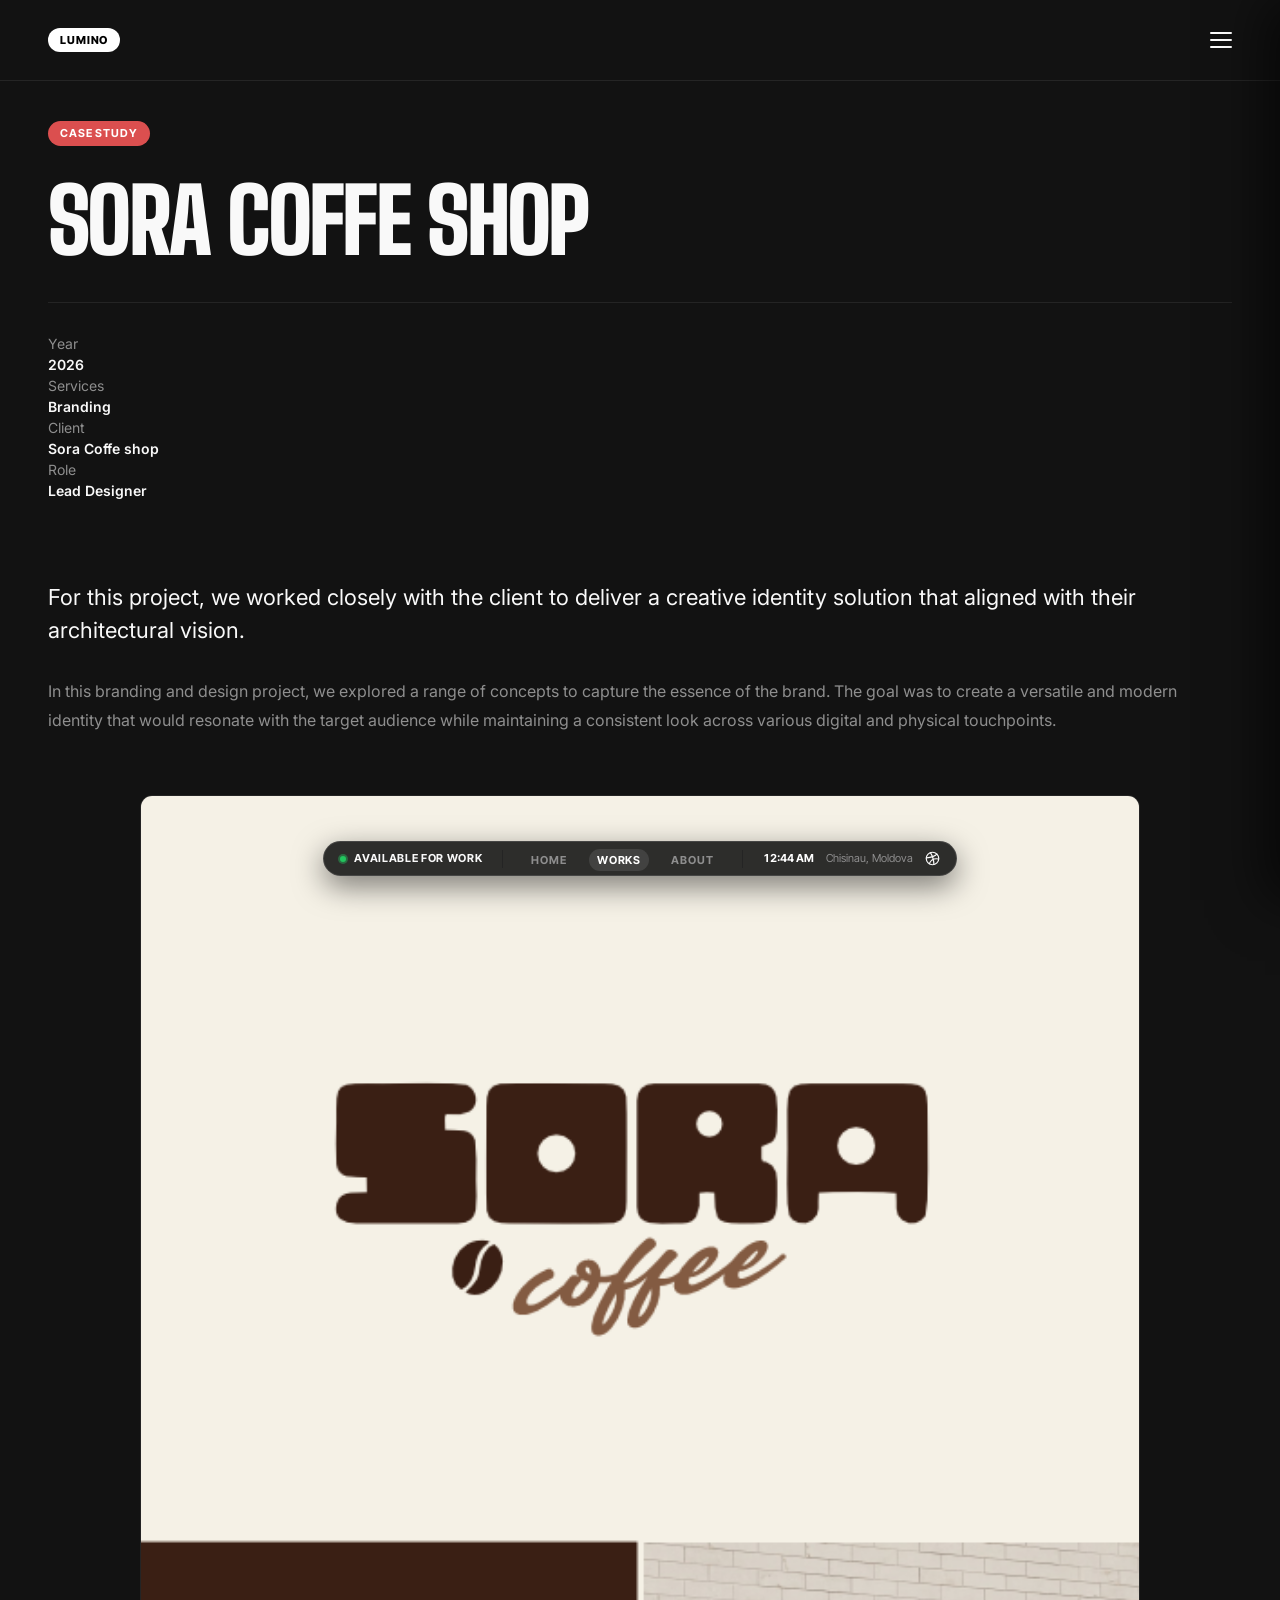
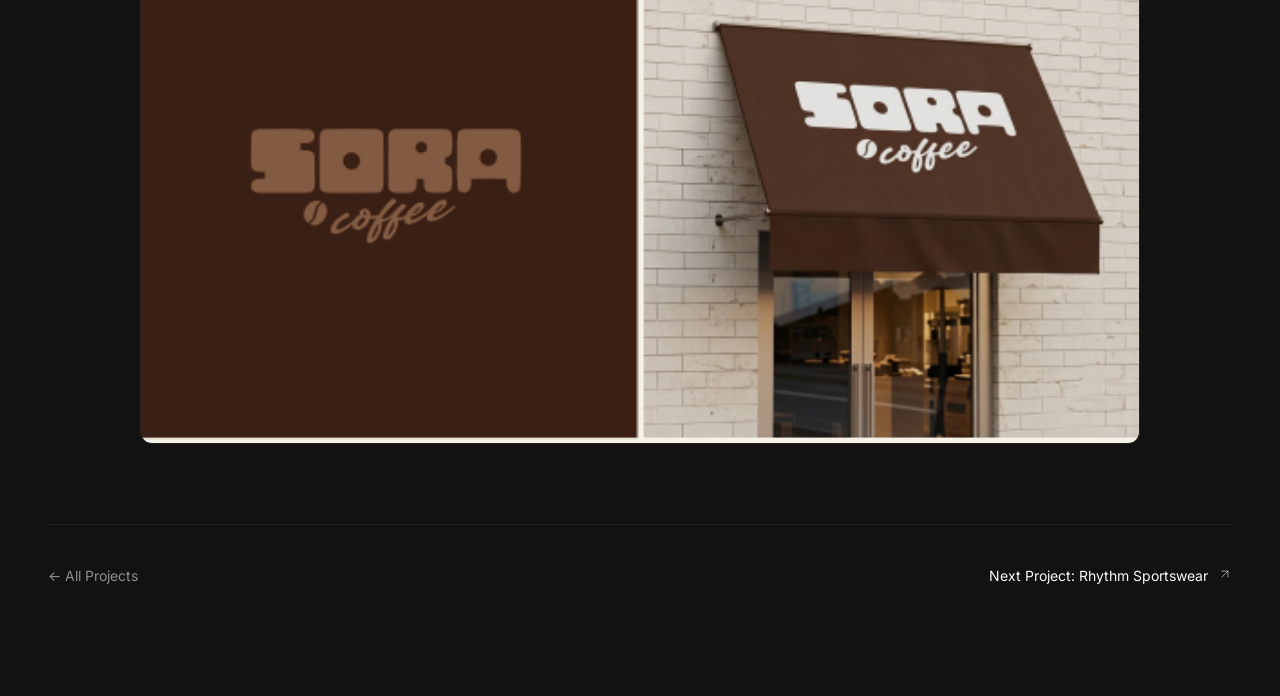
<file: project-sora.html>
<!DOCTYPE html>
<html lang="en">
<head>
    <meta charset="UTF-8">
    <meta name="viewport" content="width=device-width, initial-scale=1.0">
    <title>Sora Coffe shop &mdash; Case Study &mdash; LUMINO DESIGN STUDIO (Dark Edition)</title>
    <!-- Google Fonts -->
    <link rel="preconnect" href="https://fonts.googleapis.com">
    <link rel="preconnect" href="https://fonts.gstatic.com" crossorigin>
    <link href="https://fonts.googleapis.com/css2?family=Big+Shoulders+Display:wght@700;900&family=Inter+Tight:ital,wght@0,400;0,500;0,600;0,700;1,500;1,700&family=Inter:wght@400;500;600&display=swap" rel="stylesheet">
    <link rel="stylesheet" href="assets/css/main.css">
</head>
<body>

    <!-- Minimal Dark Top Bar -->
    <header class="lumino-top-bar">
        <div class="lumino-container">
            <div class="lumino-top-bar__inner">
                <a href="index.html" class="lumino-logo-pill">Lumino</a>
                <!-- 3-Line Hamburger Toggle (Donor Style) -->
                <button id="lumino-top-toggle" class="lumino-top-nav-toggle" aria-label="Open Menu">
                    <span></span>
                    <span></span>
                    <span></span>
                </button>
            </div>
        </div>
    </header>

    <!-- Split-Screen / Side Drawer Menu (Donor Style) -->
    <div id="lumino-menu-backdrop" class="lumino-menu-backdrop" aria-hidden="true"></div>

    <aside id="lumino-drawer-menu" class="lumino-drawer" aria-label="Main Navigation" aria-hidden="true">
        <!-- Left Black Column with Brand Letters & Matrix -->
        <div class="lumino-drawer__side">
            <div class="lumino-drawer__brand">
                <span>L</span>
                <span>U</span>
                <span>M</span>
                <span>I</span>
                <span>N</span>
                <span>O</span>
            </div>
            <div class="lumino-drawer__matrix" aria-hidden="true">
                <div class="lumino-matrix-grid">
                    <span class="lumino-matrix-dot"></span><span class="lumino-matrix-dot"></span><span class="lumino-matrix-dot"></span><span class="lumino-matrix-dot"></span>
                    <span class="lumino-matrix-dot"></span><span class="lumino-matrix-dot"></span><span class="lumino-matrix-dot"></span><span class="lumino-matrix-dot"></span>
                    <span class="lumino-matrix-dot"></span><span class="lumino-matrix-dot"></span><span class="lumino-matrix-dot"></span><span class="lumino-matrix-dot"></span>
                    <span class="lumino-matrix-dot"></span><span class="lumino-matrix-dot"></span><span class="lumino-matrix-dot"></span><span class="lumino-matrix-dot"></span>
                    <span class="lumino-matrix-dot"></span><span class="lumino-matrix-dot"></span><span class="lumino-matrix-dot"></span><span class="lumino-matrix-dot"></span>
                    <span class="lumino-matrix-dot"></span><span class="lumino-matrix-dot"></span><span class="lumino-matrix-dot"></span><span class="lumino-matrix-dot"></span>
                    <span class="lumino-matrix-dot"></span><span class="lumino-matrix-dot"></span><span class="lumino-matrix-dot"></span><span class="lumino-matrix-dot"></span>
                    <span class="lumino-matrix-dot"></span><span class="lumino-matrix-dot"></span><span class="lumino-matrix-dot"></span><span class="lumino-matrix-dot"></span>
                    <span class="lumino-matrix-dot"></span><span class="lumino-matrix-dot"></span><span class="lumino-matrix-dot"></span><span class="lumino-matrix-dot"></span>
                    <span class="lumino-matrix-dot"></span><span class="lumino-matrix-dot"></span><span class="lumino-matrix-dot"></span><span class="lumino-matrix-dot"></span>
                </div>
            </div>
        </div>

        <!-- Right Light Column with Navigation & Contact -->
        <div class="lumino-drawer__main">
            <!-- Close Button (X) -->
            <div class="lumino-drawer__header">
                <button id="lumino-drawer-close" class="lumino-drawer-close" aria-label="Close Menu">
                    <svg width="20" height="20" viewBox="0 0 24 24" fill="none" stroke="currentColor" stroke-width="2" stroke-linecap="round" stroke-linejoin="round">
                        <line x1="18" y1="6" x2="6" y2="18"></line>
                        <line x1="6" y1="6" x2="18" y2="18"></line>
                    </svg>
                </button>
            </div>

            <!-- Navigation Links 01..04 -->
            <nav class="lumino-drawer__nav">
                <ul class="lumino-drawer__list">
                    <li class="lumino-drawer__item">
                        <a href="index.html" class="lumino-drawer__link">
                            <span class="lumino-drawer__num">01</span>
                            <span class="lumino-drawer__text">HOME</span>
                        </a>
                    </li>
                    <li class="lumino-drawer__item">
                        <a href="works.html" class="lumino-drawer__link">
                            <span class="lumino-drawer__num">02</span>
                            <span class="lumino-drawer__text">WORKS</span>
                        </a>
                    </li>
                    <li class="lumino-drawer__item">
                        <a href="about.html" class="lumino-drawer__link">
                            <span class="lumino-drawer__num">03</span>
                            <span class="lumino-drawer__text">ABOUT</span>
                        </a>
                    </li>
                </ul>
            </nav>

            <!-- Footer / Contact Stack -->
            <div class="lumino-drawer__footer">
                <a href="mailto:vadimcioclu5@gmail.com" class="lumino-drawer-email-btn" id="lumino-copy-email" data-email="vadimcioclu5@gmail.com">
                    <svg width="15" height="15" viewBox="0 0 24 24" fill="none" stroke="currentColor" stroke-width="2" stroke-linecap="round" stroke-linejoin="round">
                        <rect width="20" height="16" x="2" y="4" rx="2"></rect>
                        <path d="m22 7-8.97 5.7a1.94 1.94 0 0 1-2.06 0L2 7"></path>
                    </svg>
                    <span class="lumino-email-text">vadimcioclu5@gmail.com</span>
                </a>

                <div class="lumino-drawer-socials">
                    <a href="https://dribbble.com/Lu_mino" target="_blank" rel="noopener noreferrer" aria-label="Dribbble">
                        <svg width="18" height="18" viewBox="0 0 24 24" fill="none" stroke="currentColor" stroke-width="1.9" stroke-linecap="round" stroke-linejoin="round">
                            <circle cx="12" cy="12" r="10"></circle>
                            <path d="M19.13 5.09C15.22 9.14 10 10.44 2.25 10.94"></path>
                            <path d="M21.75 12.84c-6.62-1.41-12.14 1-14.9 7.42"></path>
                            <path d="M8.53 2.74c3.48 4.7 5.25 9.77 5.72 18.52"></path>
                        </svg>
                    </a>
                </div>
            </div>
        </div>
    </aside>

    <main>
        <!-- Project Info Bar -->
        <section class="lumino-dark-hero" style="padding-bottom: 40px;">
            <div class="lumino-container">
                <span class="lumino-badge-red" style="margin-bottom: 20px;">Case Study</span>
                <h1 class="lumino-section-huge-title" style="font-size: clamp(3rem, 7vw, 6.5rem); margin-top: 14px; margin-bottom: 40px;">
                    Sora Coffe shop
                </h1>

                <div class="lumino-project-info-grid" style="padding-top: 30px; border-top: 1px solid var(--border-color);">
                    <div class="lumino-info-block">
                        <p class="lumino-info-block__label" style="color: var(--text-secondary);">Year</p>
                        <p class="lumino-info-block__val" style="color: var(--text-primary); font-weight: 600;">2026</p>
                    </div>
                    <div class="lumino-info-block">
                        <p class="lumino-info-block__label" style="color: var(--text-secondary);">Services</p>
                        <p class="lumino-info-block__val" style="color: var(--text-primary); font-weight: 600;">Branding</p>
                    </div>
                    <div class="lumino-info-block">
                        <p class="lumino-info-block__label" style="color: var(--text-secondary);">Client</p>
                        <p class="lumino-info-block__val" style="color: var(--text-primary); font-weight: 600;">Sora Coffe shop</p>
                    </div>
                    <div class="lumino-info-block">
                        <p class="lumino-info-block__label" style="color: var(--text-secondary);">Role</p>
                        <p class="lumino-info-block__val" style="color: var(--text-primary); font-weight: 600;">Lead Designer</p>
                    </div>
                </div>
            </div>
        </section>

        <!-- Project Presentation -->
        <section class="lumino-project-content" style="padding-top: 40px;">
            <div class="lumino-container">
                <div class="lumino-project-lead" style="color: var(--text-primary); font-size: 22px; line-height: 1.5; margin-bottom: 30px;">
                    <p>
                        For this project, we worked closely with the client to deliver a creative identity solution that aligned with their architectural vision.
                    </p>
                </div>

                <div class="lumino-project-body" style="color: var(--text-secondary); font-size: 16px; line-height: 1.8; margin-bottom: 60px;">
                    <p>
                        In this branding and design project, we explored a range of concepts to capture the essence of the brand. The goal was to create a versatile and modern identity that would resonate with the target audience while maintaining a consistent look across various digital and physical touchpoints.
                    </p>
                </div>

                <!-- Showcase Media (Full Presentation Scroll) -->
                <div class="lumino-project-gallery">
                    <div class="lumino-gallery-item" style="background: var(--card-bg); border: 1px solid var(--border-color); border-radius: 12px; overflow: hidden; margin-bottom: 40px; max-width: 1000px; margin-left: auto; margin-right: auto;">
                        <img src="assets/images/sora1.png" alt="Sora Coffe shop Full Presentation" loading="eager" style="width: 100%; height: auto; display: block;">
                    </div>
                </div>

                <!-- Next Project Footer Navigation -->
                <div style="margin-top: 80px; padding-top: 40px; border-top: 1px solid var(--border-color); display: flex; justify-content: space-between; align-items: center;">
                    <a href="works.html" class="lumino-section-link" style="color: var(--text-secondary);">
                        &larr; All Projects
                    </a>

                    <a href="project-rhythm.html" class="lumino-section-link" style="color: var(--text-primary);">
                        <span>Next Project: Rhythm Sportswear</span>
                        <svg viewBox="0 0 24 24" fill="none" stroke="currentColor" stroke-linecap="round" stroke-linejoin="round" style="width: 14px; height: 14px; margin-left: 6px;">
                            <line x1="7" y1="17" x2="17" y2="7"></line>
                            <polyline points="7 7 17 7 17 17"></polyline>
                        </svg>
                    </a>
                </div>
            </div>
        </section>
    </main>

    <!-- FLOATING BOTTOM DOCK NAVIGATION -->
    <nav class="lumino-dock-wrapper" aria-label="Floating Navigation Dock">
        <div class="lumino-dock">
            <div class="lumino-dock__status">
                <span class="lumino-dock__dot"></span>
                <span>Available for work</span>
            </div>

            <div class="lumino-dock__divider"></div>

            <ul class="lumino-dock__menu">
                <li><a href="index.html">Home</a></li>
                <li><a href="works.html" class="active">Works</a></li>
                <li><a href="about.html">About</a></li>
            </ul>

            <div class="lumino-dock__divider"></div>

            <div class="lumino-dock__meta">
                <span id="lumino-live-clock" class="lumino-dock__time" data-timezone="Europe/Chisinau">7:00 AM</span>
                <span>Chisinau, Moldova</span>
                <a href="https://dribbble.com/Lu_mino" target="_blank" rel="noopener noreferrer" class="lumino-dock__dribbble" aria-label="Dribbble">
                    <svg width="15" height="15" viewBox="0 0 24 24" fill="none" stroke="currentColor" stroke-width="1.9" stroke-linecap="round" stroke-linejoin="round">
                        <circle cx="12" cy="12" r="10"></circle>
                        <path d="M19.13 5.09C15.22 9.14 10 10.44 2.25 10.94"></path>
                        <path d="M21.75 12.84c-6.62-1.41-12.14 1-14.9 7.42"></path>
                        <path d="M8.53 2.74c3.48 4.7 5.25 9.77 5.72 18.52"></path>
                    </svg>
                </a>
            </div>
        </div>
    </nav>

    <script src="assets/js/main.js"></script>
</body>
</html>
</file>
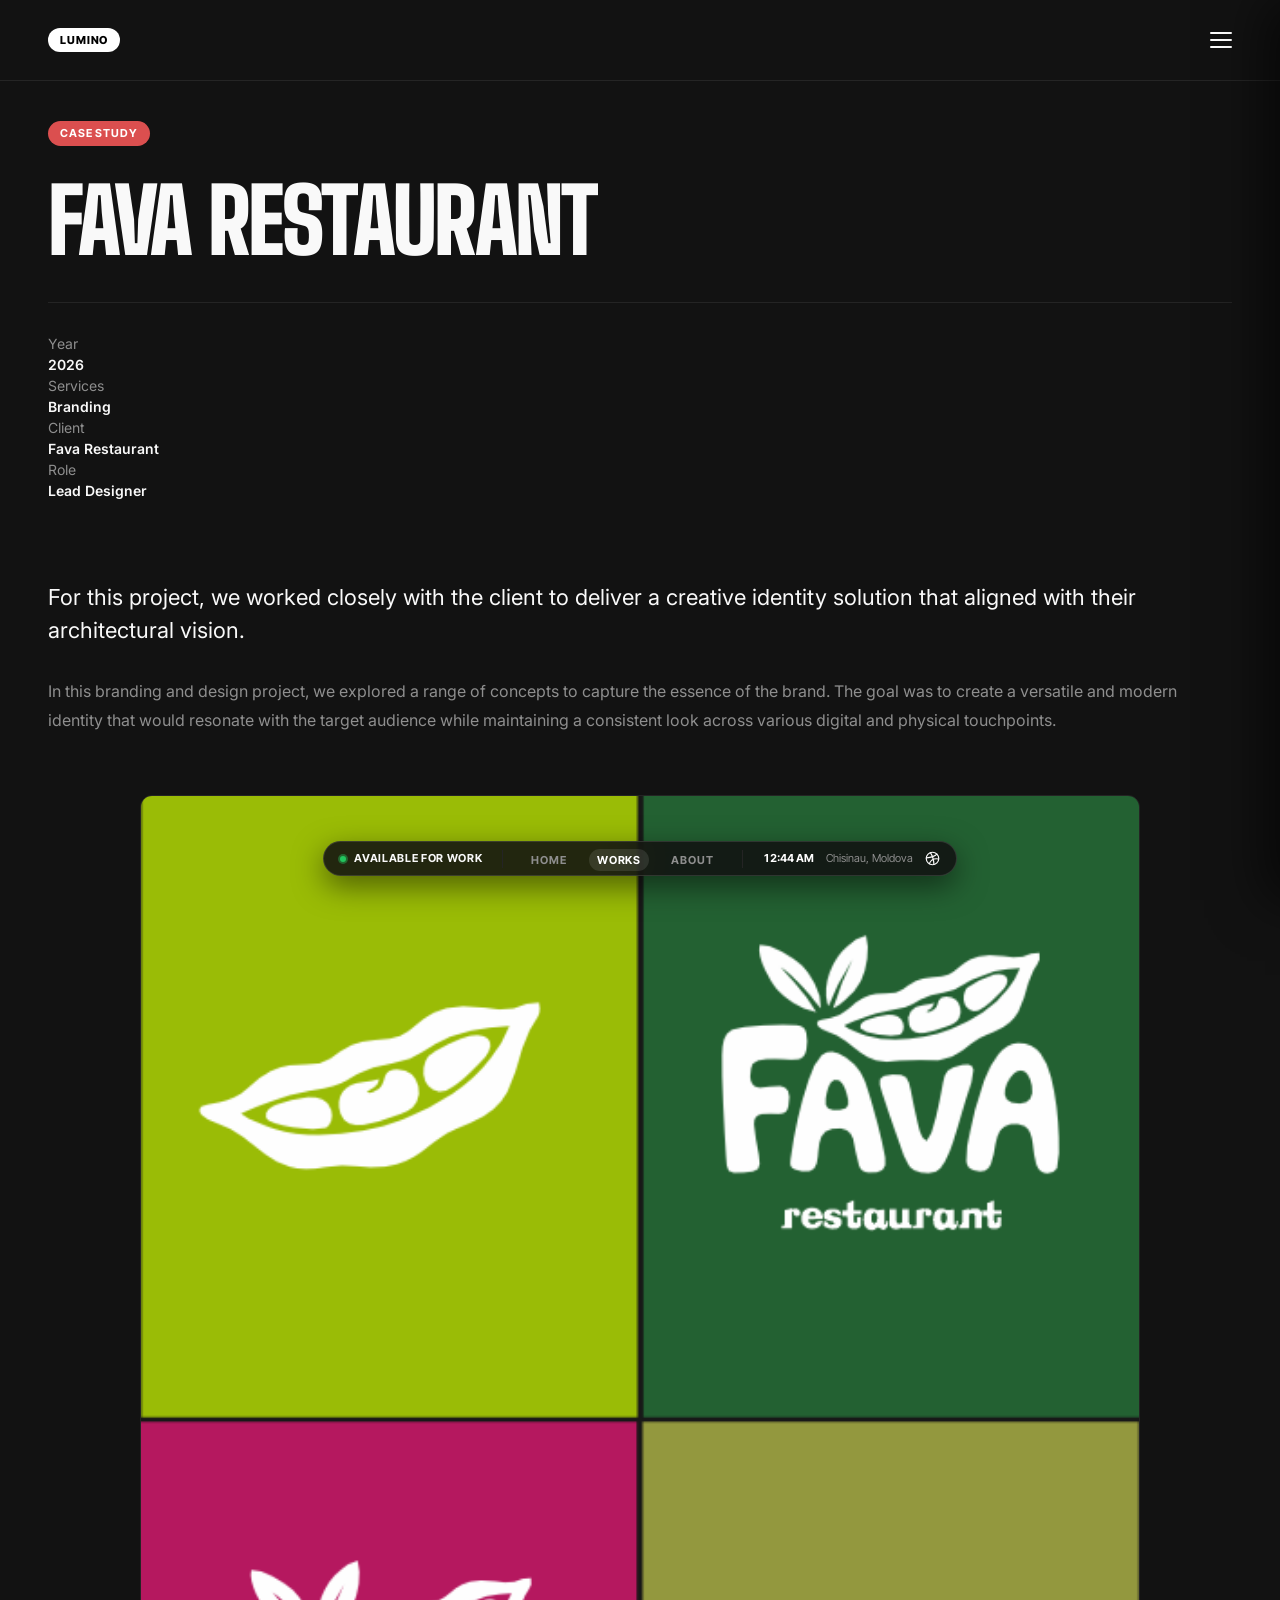
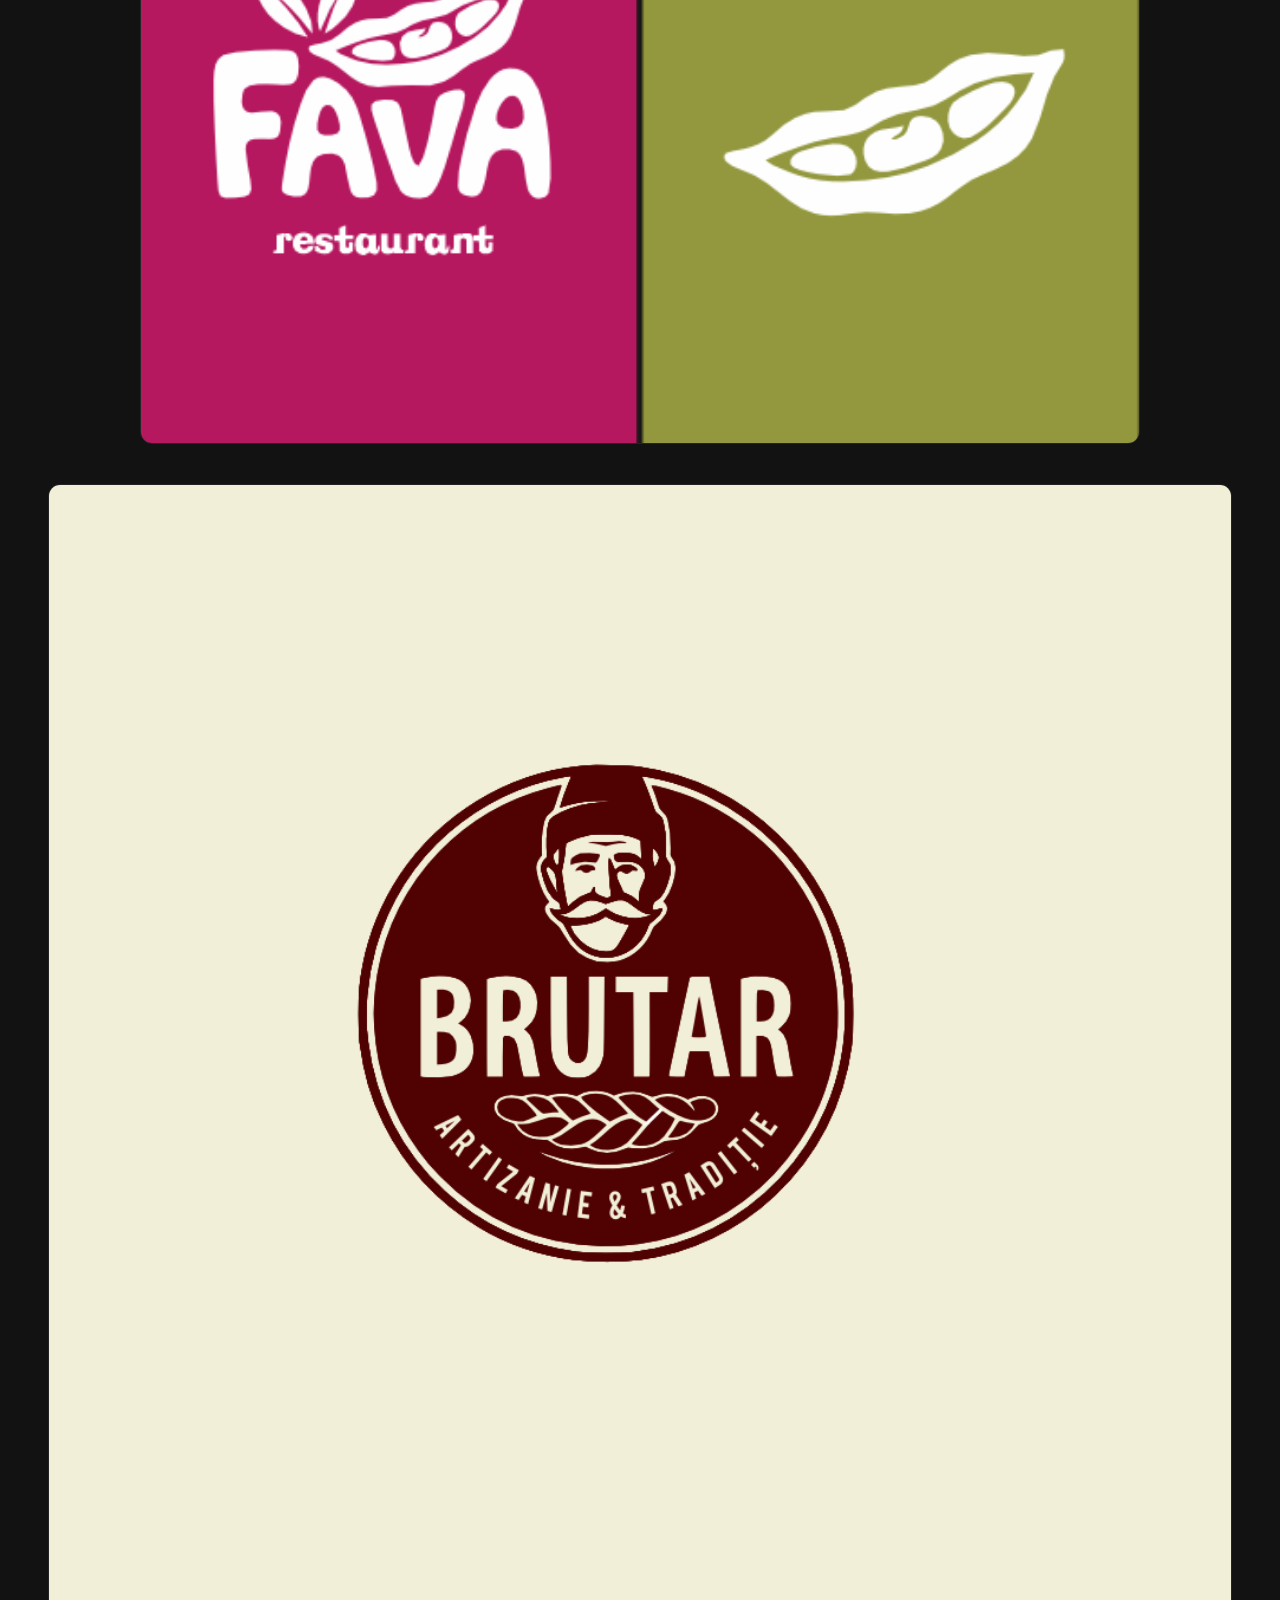
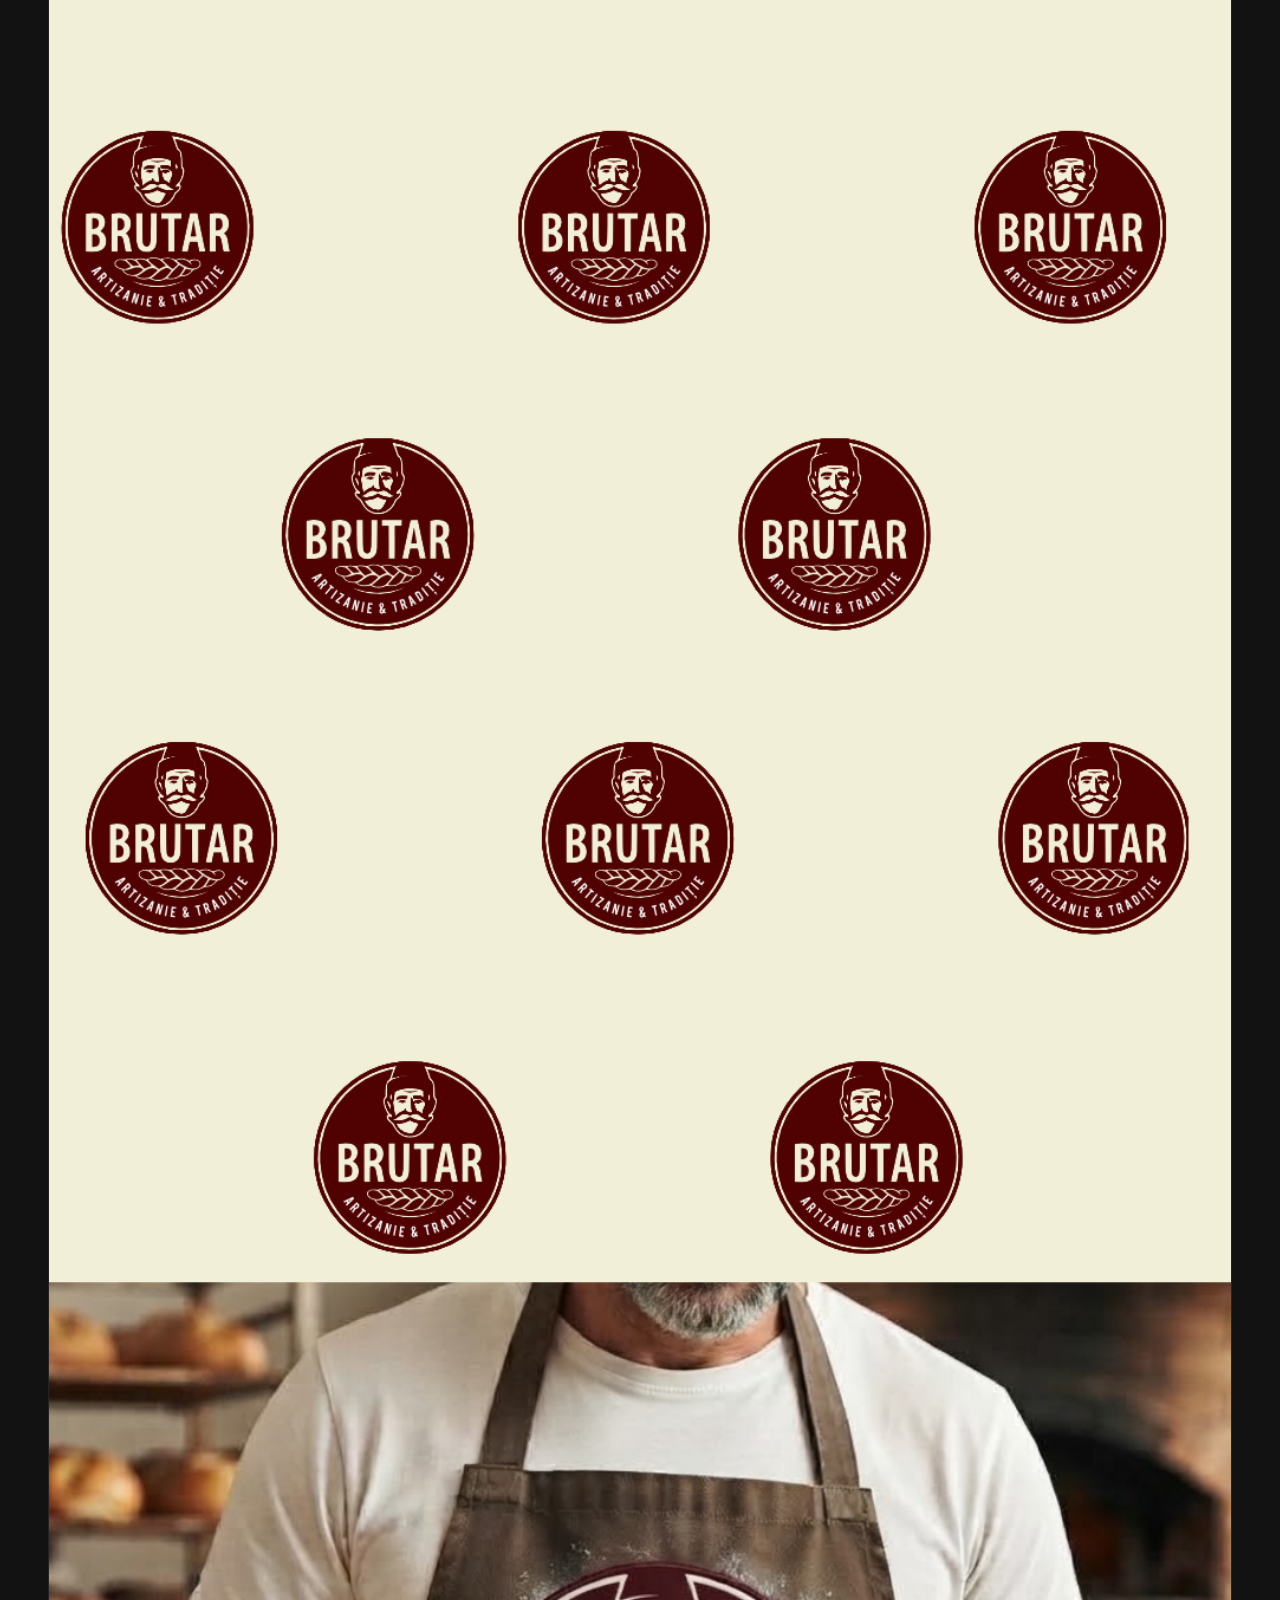
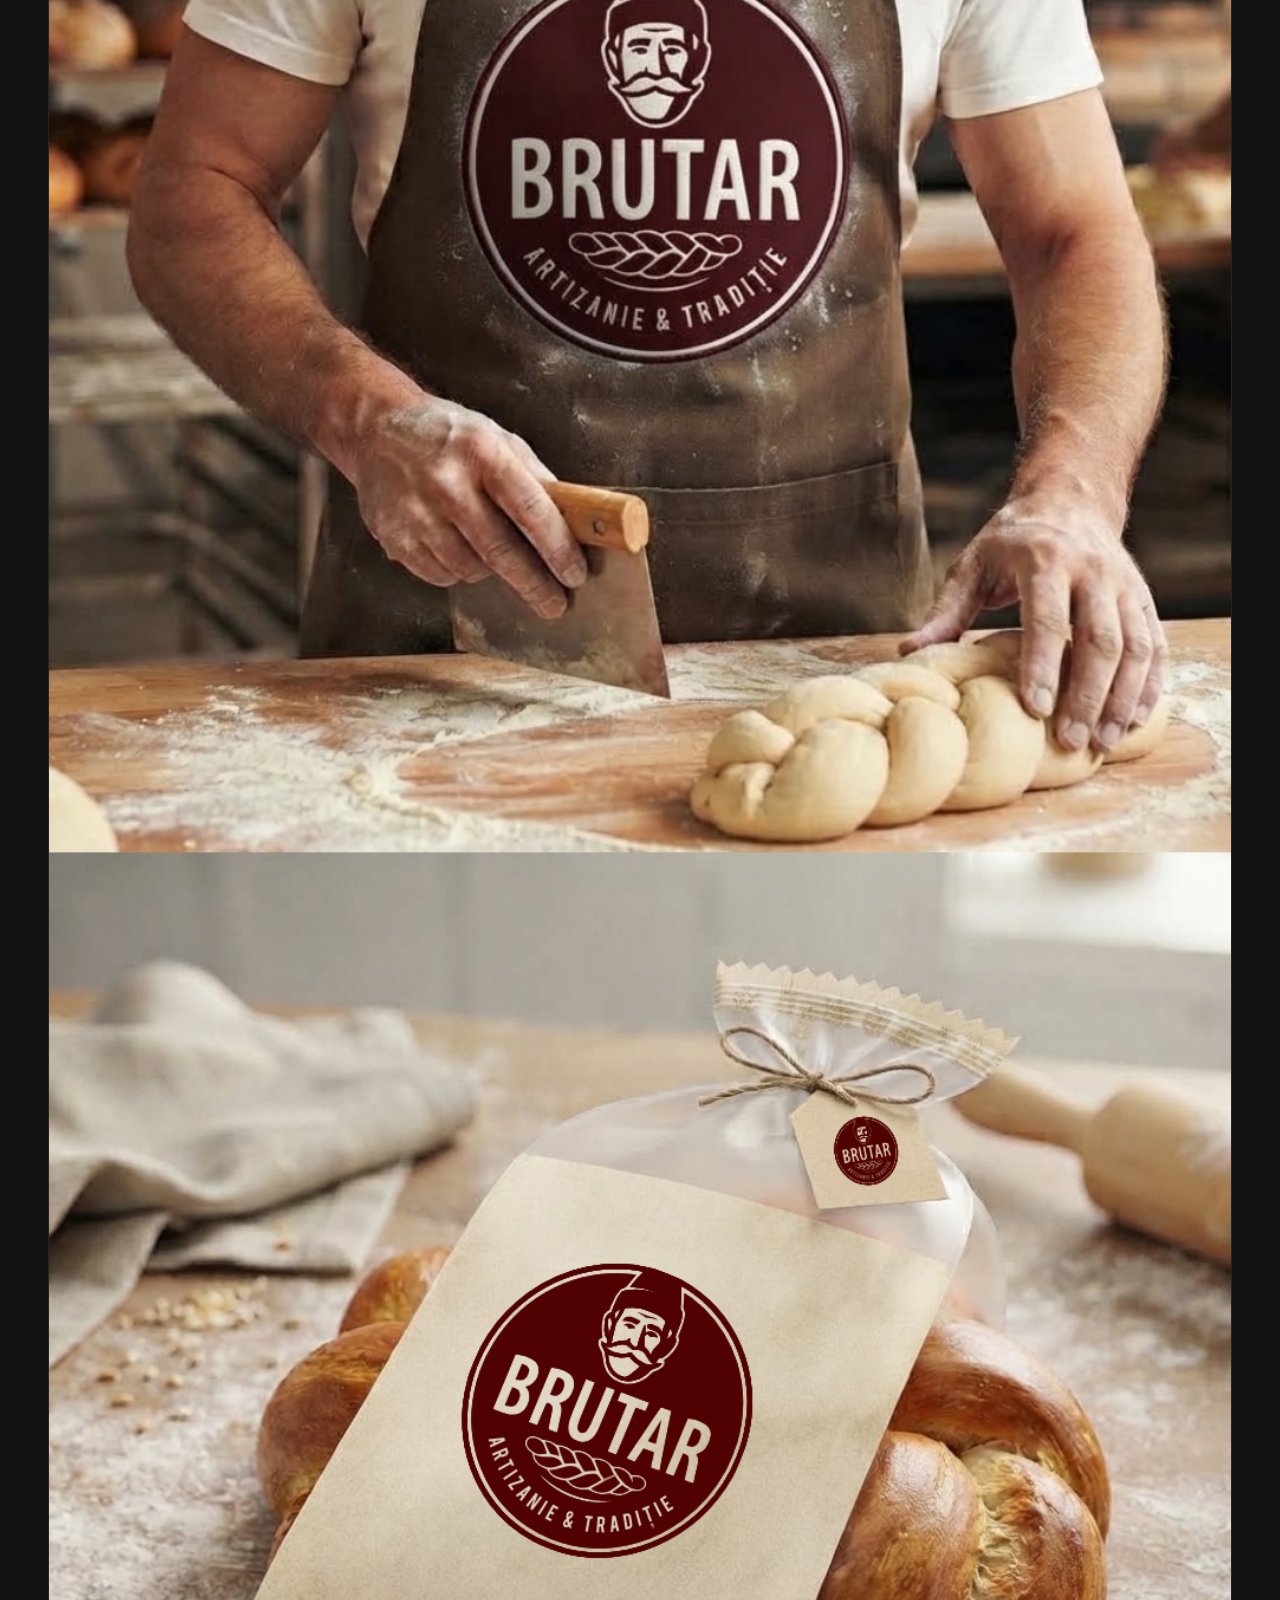
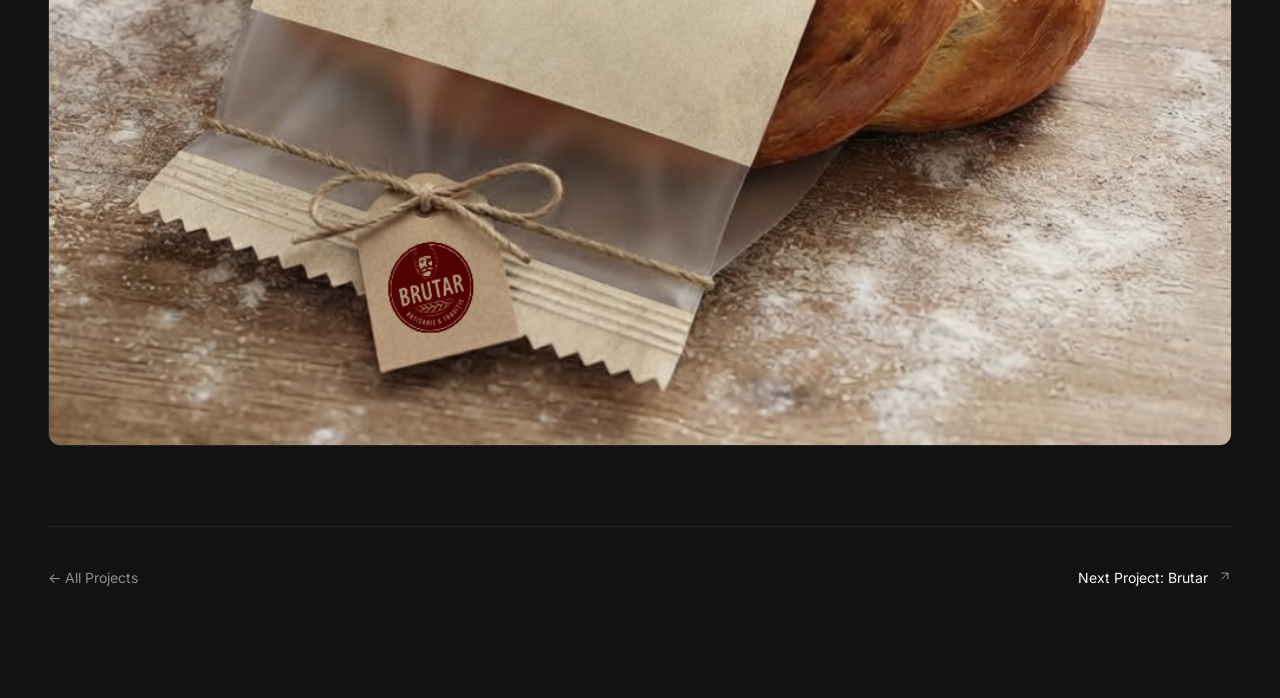
<file: single-project.html>
<!DOCTYPE html>
<html lang="en">
<head>
    <meta charset="UTF-8">
    <meta name="viewport" content="width=device-width, initial-scale=1.0">
    <title>Fava Restaurant &mdash; Case Study &mdash; LUMINO DESIGN STUDIO (Dark Edition)</title>
    <!-- Google Fonts -->
    <link rel="preconnect" href="https://fonts.googleapis.com">
    <link rel="preconnect" href="https://fonts.gstatic.com" crossorigin>
    <link href="https://fonts.googleapis.com/css2?family=Big+Shoulders+Display:wght@700;900&family=Inter+Tight:ital,wght@0,400;0,500;0,600;0,700;1,500;1,700&family=Inter:wght@400;500;600&display=swap" rel="stylesheet">
    <link rel="stylesheet" href="assets/css/main.css">
</head>
<body>

    <!-- Minimal Dark Top Bar -->
    <header class="lumino-top-bar">
        <div class="lumino-container">
            <div class="lumino-top-bar__inner">
                <a href="index.html" class="lumino-logo-pill">Lumino</a>
                <!-- 3-Line Hamburger Toggle (Donor Style) -->
                <button id="lumino-top-toggle" class="lumino-top-nav-toggle" aria-label="Open Menu">
                    <span></span>
                    <span></span>
                    <span></span>
                </button>
            </div>
        </div>
    </header>

    <!-- Split-Screen / Side Drawer Menu (Donor Style) -->
    <div id="lumino-menu-backdrop" class="lumino-menu-backdrop" aria-hidden="true"></div>

    <aside id="lumino-drawer-menu" class="lumino-drawer" aria-label="Main Navigation" aria-hidden="true">
        <!-- Left Black Column with Brand Letters & Matrix -->
        <div class="lumino-drawer__side">
            <div class="lumino-drawer__brand">
                <span>L</span>
                <span>U</span>
                <span>M</span>
                <span>I</span>
                <span>N</span>
                <span>O</span>
            </div>
            <div class="lumino-drawer__matrix" aria-hidden="true">
                <div class="lumino-matrix-grid">
                    <span class="lumino-matrix-dot"></span><span class="lumino-matrix-dot"></span><span class="lumino-matrix-dot"></span><span class="lumino-matrix-dot"></span>
                    <span class="lumino-matrix-dot"></span><span class="lumino-matrix-dot"></span><span class="lumino-matrix-dot"></span><span class="lumino-matrix-dot"></span>
                    <span class="lumino-matrix-dot"></span><span class="lumino-matrix-dot"></span><span class="lumino-matrix-dot"></span><span class="lumino-matrix-dot"></span>
                    <span class="lumino-matrix-dot"></span><span class="lumino-matrix-dot"></span><span class="lumino-matrix-dot"></span><span class="lumino-matrix-dot"></span>
                    <span class="lumino-matrix-dot"></span><span class="lumino-matrix-dot"></span><span class="lumino-matrix-dot"></span><span class="lumino-matrix-dot"></span>
                    <span class="lumino-matrix-dot"></span><span class="lumino-matrix-dot"></span><span class="lumino-matrix-dot"></span><span class="lumino-matrix-dot"></span>
                    <span class="lumino-matrix-dot"></span><span class="lumino-matrix-dot"></span><span class="lumino-matrix-dot"></span><span class="lumino-matrix-dot"></span>
                    <span class="lumino-matrix-dot"></span><span class="lumino-matrix-dot"></span><span class="lumino-matrix-dot"></span><span class="lumino-matrix-dot"></span>
                    <span class="lumino-matrix-dot"></span><span class="lumino-matrix-dot"></span><span class="lumino-matrix-dot"></span><span class="lumino-matrix-dot"></span>
                    <span class="lumino-matrix-dot"></span><span class="lumino-matrix-dot"></span><span class="lumino-matrix-dot"></span><span class="lumino-matrix-dot"></span>
                </div>
            </div>
        </div>

        <!-- Right Light Column with Navigation & Contact -->
        <div class="lumino-drawer__main">
            <!-- Close Button (X) -->
            <div class="lumino-drawer__header">
                <button id="lumino-drawer-close" class="lumino-drawer-close" aria-label="Close Menu">
                    <svg width="20" height="20" viewBox="0 0 24 24" fill="none" stroke="currentColor" stroke-width="2" stroke-linecap="round" stroke-linejoin="round">
                        <line x1="18" y1="6" x2="6" y2="18"></line>
                        <line x1="6" y1="6" x2="18" y2="18"></line>
                    </svg>
                </button>
            </div>

            <!-- Navigation Links 01..04 -->
            <nav class="lumino-drawer__nav">
                <ul class="lumino-drawer__list">
                    <li class="lumino-drawer__item">
                        <a href="index.html" class="lumino-drawer__link">
                            <span class="lumino-drawer__num">01</span>
                            <span class="lumino-drawer__text">HOME</span>
                        </a>
                    </li>
                    <li class="lumino-drawer__item">
                        <a href="works.html" class="lumino-drawer__link">
                            <span class="lumino-drawer__num">02</span>
                            <span class="lumino-drawer__text">WORKS</span>
                        </a>
                    </li>
                    <li class="lumino-drawer__item">
                        <a href="about.html" class="lumino-drawer__link">
                            <span class="lumino-drawer__num">03</span>
                            <span class="lumino-drawer__text">ABOUT</span>
                        </a>
                    </li>
                </ul>
            </nav>

            <!-- Footer / Contact Stack -->
            <div class="lumino-drawer__footer">
                <a href="mailto:vadimcioclu5@gmail.com" class="lumino-drawer-email-btn" id="lumino-copy-email" data-email="vadimcioclu5@gmail.com">
                    <svg width="15" height="15" viewBox="0 0 24 24" fill="none" stroke="currentColor" stroke-width="2" stroke-linecap="round" stroke-linejoin="round">
                        <rect width="20" height="16" x="2" y="4" rx="2"></rect>
                        <path d="m22 7-8.97 5.7a1.94 1.94 0 0 1-2.06 0L2 7"></path>
                    </svg>
                    <span class="lumino-email-text">vadimcioclu5@gmail.com</span>
                </a>

                <div class="lumino-drawer-socials">
                    <a href="https://dribbble.com/Lu_mino" target="_blank" rel="noopener noreferrer" aria-label="Dribbble">
                        <svg width="18" height="18" viewBox="0 0 24 24" fill="none" stroke="currentColor" stroke-width="1.9" stroke-linecap="round" stroke-linejoin="round">
                            <circle cx="12" cy="12" r="10"></circle>
                            <path d="M19.13 5.09C15.22 9.14 10 10.44 2.25 10.94"></path>
                            <path d="M21.75 12.84c-6.62-1.41-12.14 1-14.9 7.42"></path>
                            <path d="M8.53 2.74c3.48 4.7 5.25 9.77 5.72 18.52"></path>
                        </svg>
                    </a>
                </div>
            </div>
        </div>
    </aside>

    <main>
        <!-- Project Info Bar -->
        <section class="lumino-dark-hero" style="padding-bottom: 40px;">
            <div class="lumino-container">
                <span class="lumino-badge-red" style="margin-bottom: 20px;">Case Study</span>
                <h1 class="lumino-section-huge-title" style="font-size: clamp(3rem, 7vw, 6.5rem); margin-top: 14px; margin-bottom: 40px;">
                    Fava Restaurant
                </h1>

                <div class="lumino-project-info-grid" style="padding-top: 30px; border-top: 1px solid var(--border-color);">
                    <div class="lumino-info-block">
                        <p class="lumino-info-block__label" style="color: var(--text-secondary);">Year</p>
                        <p class="lumino-info-block__val" style="color: var(--text-primary); font-weight: 600;">2026</p>
                    </div>
                    <div class="lumino-info-block">
                        <p class="lumino-info-block__label" style="color: var(--text-secondary);">Services</p>
                        <p class="lumino-info-block__val" style="color: var(--text-primary); font-weight: 600;">Branding</p>
                    </div>
                    <div class="lumino-info-block">
                        <p class="lumino-info-block__label" style="color: var(--text-secondary);">Client</p>
                        <p class="lumino-info-block__val" style="color: var(--text-primary); font-weight: 600;">Fava Restaurant</p>
                    </div>
                    <div class="lumino-info-block">
                        <p class="lumino-info-block__label" style="color: var(--text-secondary);">Role</p>
                        <p class="lumino-info-block__val" style="color: var(--text-primary); font-weight: 600;">Lead Designer</p>
                    </div>
                </div>
            </div>
        </section>

        <!-- Project Presentation -->
        <section class="lumino-project-content" style="padding-top: 40px;">
            <div class="lumino-container">
                <div class="lumino-project-lead" style="color: var(--text-primary); font-size: 22px; line-height: 1.5; margin-bottom: 30px;">
                    <p>
                        For this project, we worked closely with the client to deliver a creative identity solution that aligned with their architectural vision.
                    </p>
                </div>

                <div class="lumino-project-body" style="color: var(--text-secondary); font-size: 16px; line-height: 1.8; margin-bottom: 60px;">
                    <p>
                        In this branding and design project, we explored a range of concepts to capture the essence of the brand. The goal was to create a versatile and modern identity that would resonate with the target audience while maintaining a consistent look across various digital and physical touchpoints.
                    </p>
                </div>

                <!-- Showcase Media (Adaptive card + High-res presentation scroll) -->
                <div class="lumino-project-gallery">
                    <div class="lumino-gallery-item" style="background: var(--card-bg); border: 1px solid var(--border-color); border-radius: 12px; overflow: hidden; margin-bottom: 40px; max-width: 1000px; margin-left: auto; margin-right: auto;">
                        <img src="assets/images/fava.png" alt="Fava Restaurant Showcase" loading="eager" style="width: 100%; height: auto;">
                    </div>
                    <div class="lumino-gallery-item" style="background: var(--card-bg); border: 1px solid var(--border-color); border-radius: 12px; overflow: hidden;">
                        <img src="assets/images/BRUTAR.png" alt="Full Presentation" loading="lazy" style="width: 100%; height: auto;">
                    </div>
                </div>

                <!-- Next Project Footer Navigation -->
                <div style="margin-top: 80px; padding-top: 40px; border-top: 1px solid var(--border-color); display: flex; justify-content: space-between; align-items: center;">
                    <a href="works.html" class="lumino-section-link" style="color: var(--text-secondary);">
                        &larr; All Projects
                    </a>

                    <a href="single-project.html" class="lumino-section-link" style="color: var(--text-primary);">
                        <span>Next Project: Brutar</span>
                        <svg viewBox="0 0 24 24" fill="none" stroke="currentColor" stroke-linecap="round" stroke-linejoin="round" style="width: 14px; height: 14px; margin-left: 6px;">
                            <line x1="7" y1="17" x2="17" y2="7"></line>
                            <polyline points="7 7 17 7 17 17"></polyline>
                        </svg>
                    </a>
                </div>
            </div>
        </section>
    </main>

    <!-- FLOATING BOTTOM DOCK NAVIGATION -->
    <nav class="lumino-dock-wrapper" aria-label="Floating Navigation Dock">
        <div class="lumino-dock">
            <div class="lumino-dock__status">
                <span class="lumino-dock__dot"></span>
                <span>Available for work</span>
            </div>

            <div class="lumino-dock__divider"></div>

            <ul class="lumino-dock__menu">
                <li><a href="index.html">Home</a></li>
                <li><a href="works.html" class="active">Works</a></li>
                <li><a href="about.html">About</a></li>
            </ul>

            <div class="lumino-dock__divider"></div>

            <div class="lumino-dock__meta">
                <span id="lumino-live-clock" class="lumino-dock__time" data-timezone="Europe/Chisinau">7:00 AM</span>
                <span>Chisinau, Moldova</span>
                <a href="https://dribbble.com/Lu_mino" target="_blank" rel="noopener noreferrer" class="lumino-dock__dribbble" aria-label="Dribbble">
                    <svg width="15" height="15" viewBox="0 0 24 24" fill="none" stroke="currentColor" stroke-width="1.9" stroke-linecap="round" stroke-linejoin="round">
                        <circle cx="12" cy="12" r="10"></circle>
                        <path d="M19.13 5.09C15.22 9.14 10 10.44 2.25 10.94"></path>
                        <path d="M21.75 12.84c-6.62-1.41-12.14 1-14.9 7.42"></path>
                        <path d="M8.53 2.74c3.48 4.7 5.25 9.77 5.72 18.52"></path>
                    </svg>
                </a>
            </div>
        </div>
    </nav>

    <script src="assets/js/main.js"></script>
</body>
</html>
</file>
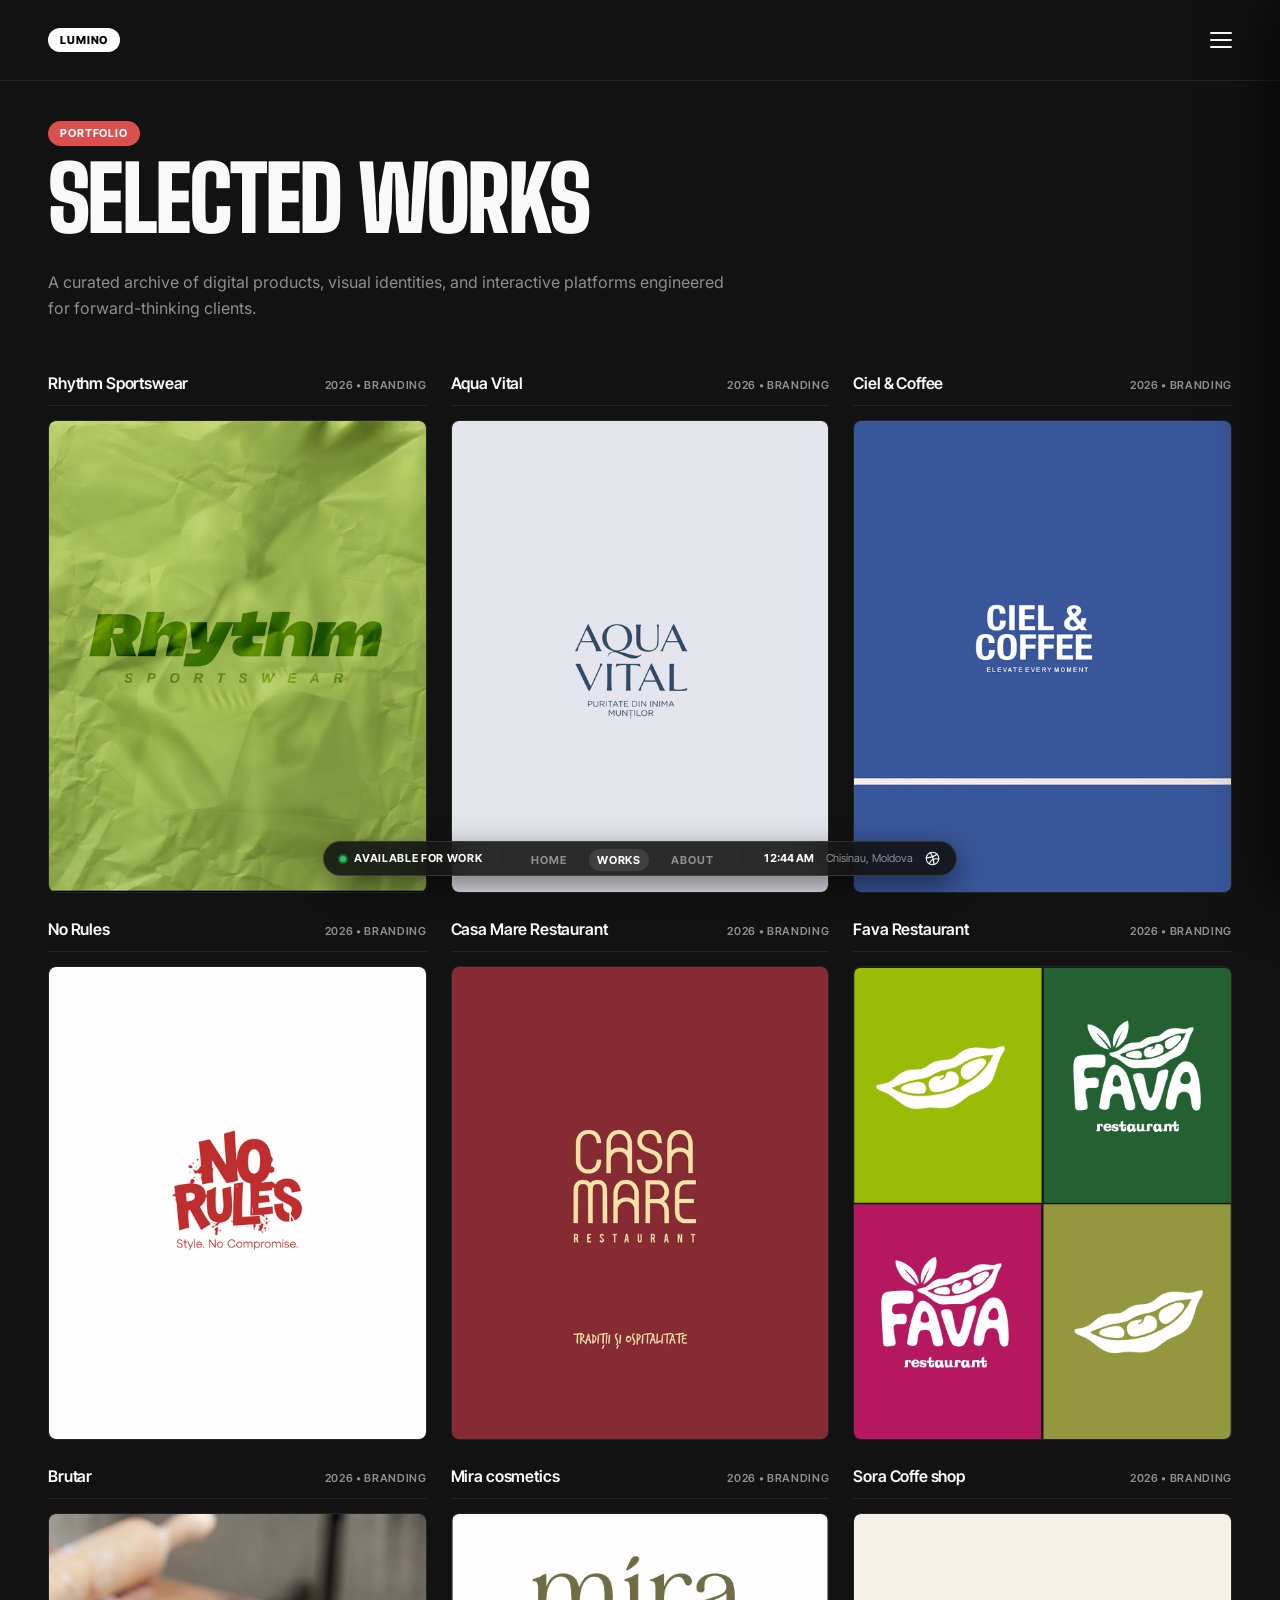
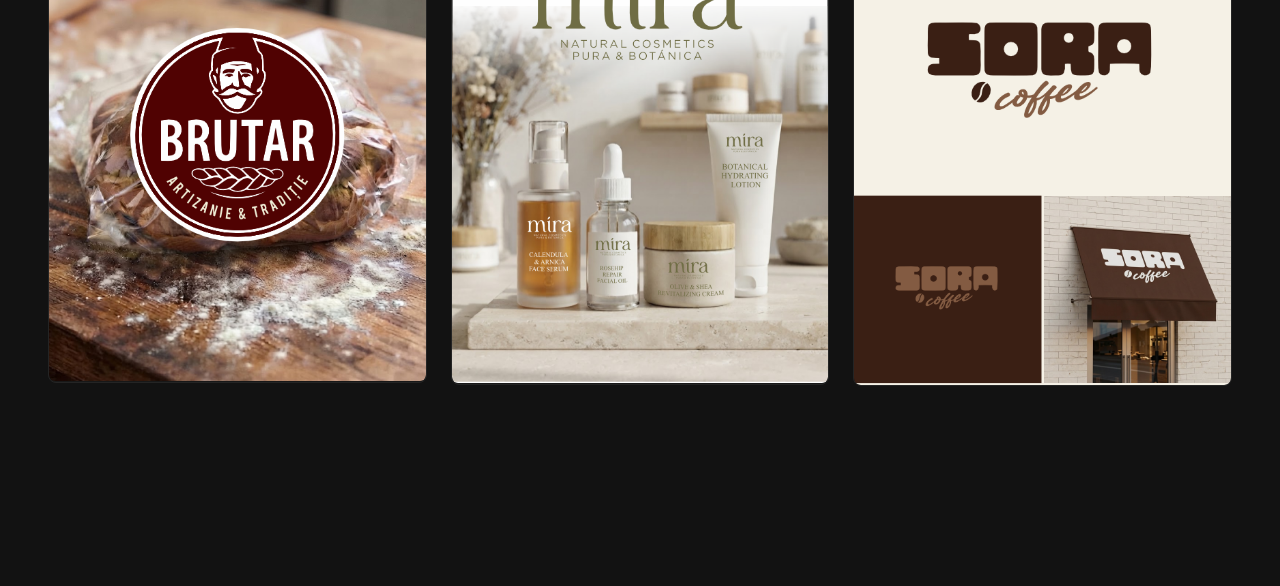
<file: works.html>
<!DOCTYPE html>
<html lang="en">
<head>
    <meta charset="UTF-8">
    <meta name="viewport" content="width=device-width, initial-scale=1.0">
    <title>Works &mdash; LUMINO DESIGN STUDIO (Dark Edition)</title>
    <!-- Google Fonts -->
    <link rel="preconnect" href="https://fonts.googleapis.com">
    <link rel="preconnect" href="https://fonts.gstatic.com" crossorigin>
    <link href="https://fonts.googleapis.com/css2?family=Big+Shoulders+Display:wght@700;900&family=Inter+Tight:ital,wght@0,400;0,500;0,600;0,700;1,500;1,700&family=Inter:wght@400;500;600&display=swap" rel="stylesheet">
    <link rel="stylesheet" href="assets/css/main.css">
</head>
<body>

    <!-- Minimal Dark Top Bar -->
    <header class="lumino-top-bar">
        <div class="lumino-container">
            <div class="lumino-top-bar__inner">
                <a href="index.html" class="lumino-logo-pill">Lumino</a>
                <!-- 3-Line Hamburger Toggle (Donor Style) -->
                <button id="lumino-top-toggle" class="lumino-top-nav-toggle" aria-label="Open Menu">
                    <span></span>
                    <span></span>
                    <span></span>
                </button>
            </div>
        </div>
    </header>

    <!-- Split-Screen / Side Drawer Menu (Donor Style) -->
    <div id="lumino-menu-backdrop" class="lumino-menu-backdrop" aria-hidden="true"></div>

    <aside id="lumino-drawer-menu" class="lumino-drawer" aria-label="Main Navigation" aria-hidden="true">
        <!-- Left Black Column with Brand Letters & Matrix -->
        <div class="lumino-drawer__side">
            <div class="lumino-drawer__brand">
                <span>L</span>
                <span>U</span>
                <span>M</span>
                <span>I</span>
                <span>N</span>
                <span>O</span>
            </div>
            <div class="lumino-drawer__matrix" aria-hidden="true">
                <div class="lumino-matrix-grid">
                    <span class="lumino-matrix-dot"></span><span class="lumino-matrix-dot"></span><span class="lumino-matrix-dot"></span><span class="lumino-matrix-dot"></span>
                    <span class="lumino-matrix-dot"></span><span class="lumino-matrix-dot"></span><span class="lumino-matrix-dot"></span><span class="lumino-matrix-dot"></span>
                    <span class="lumino-matrix-dot"></span><span class="lumino-matrix-dot"></span><span class="lumino-matrix-dot"></span><span class="lumino-matrix-dot"></span>
                    <span class="lumino-matrix-dot"></span><span class="lumino-matrix-dot"></span><span class="lumino-matrix-dot"></span><span class="lumino-matrix-dot"></span>
                    <span class="lumino-matrix-dot"></span><span class="lumino-matrix-dot"></span><span class="lumino-matrix-dot"></span><span class="lumino-matrix-dot"></span>
                    <span class="lumino-matrix-dot"></span><span class="lumino-matrix-dot"></span><span class="lumino-matrix-dot"></span><span class="lumino-matrix-dot"></span>
                    <span class="lumino-matrix-dot"></span><span class="lumino-matrix-dot"></span><span class="lumino-matrix-dot"></span><span class="lumino-matrix-dot"></span>
                    <span class="lumino-matrix-dot"></span><span class="lumino-matrix-dot"></span><span class="lumino-matrix-dot"></span><span class="lumino-matrix-dot"></span>
                    <span class="lumino-matrix-dot"></span><span class="lumino-matrix-dot"></span><span class="lumino-matrix-dot"></span><span class="lumino-matrix-dot"></span>
                    <span class="lumino-matrix-dot"></span><span class="lumino-matrix-dot"></span><span class="lumino-matrix-dot"></span><span class="lumino-matrix-dot"></span>
                </div>
            </div>
        </div>

        <!-- Right Light Column with Navigation & Contact -->
        <div class="lumino-drawer__main">
            <!-- Close Button (X) -->
            <div class="lumino-drawer__header">
                <button id="lumino-drawer-close" class="lumino-drawer-close" aria-label="Close Menu">
                    <svg width="20" height="20" viewBox="0 0 24 24" fill="none" stroke="currentColor" stroke-width="2" stroke-linecap="round" stroke-linejoin="round">
                        <line x1="18" y1="6" x2="6" y2="18"></line>
                        <line x1="6" y1="6" x2="18" y2="18"></line>
                    </svg>
                </button>
            </div>

            <!-- Navigation Links 01..04 -->
            <nav class="lumino-drawer__nav">
                <ul class="lumino-drawer__list">
                    <li class="lumino-drawer__item">
                        <a href="index.html" class="lumino-drawer__link">
                            <span class="lumino-drawer__num">01</span>
                            <span class="lumino-drawer__text">HOME</span>
                        </a>
                    </li>
                    <li class="lumino-drawer__item">
                        <a href="works.html" class="lumino-drawer__link">
                            <span class="lumino-drawer__num">02</span>
                            <span class="lumino-drawer__text">WORKS</span>
                        </a>
                    </li>
                    <li class="lumino-drawer__item">
                        <a href="about.html" class="lumino-drawer__link">
                            <span class="lumino-drawer__num">03</span>
                            <span class="lumino-drawer__text">ABOUT</span>
                        </a>
                    </li>
                </ul>
            </nav>

            <!-- Footer / Contact Stack -->
            <div class="lumino-drawer__footer">
                <a href="mailto:vadimcioclu5@gmail.com" class="lumino-drawer-email-btn" id="lumino-copy-email" data-email="vadimcioclu5@gmail.com">
                    <svg width="15" height="15" viewBox="0 0 24 24" fill="none" stroke="currentColor" stroke-width="2" stroke-linecap="round" stroke-linejoin="round">
                        <rect width="20" height="16" x="2" y="4" rx="2"></rect>
                        <path d="m22 7-8.97 5.7a1.94 1.94 0 0 1-2.06 0L2 7"></path>
                    </svg>
                    <span class="lumino-email-text">vadimcioclu5@gmail.com</span>
                </a>

                <div class="lumino-drawer-socials">
                    <a href="https://dribbble.com/Lu_mino" target="_blank" rel="noopener noreferrer" aria-label="Dribbble">
                        <svg width="18" height="18" viewBox="0 0 24 24" fill="none" stroke="currentColor" stroke-width="1.9" stroke-linecap="round" stroke-linejoin="round">
                            <circle cx="12" cy="12" r="10"></circle>
                            <path d="M19.13 5.09C15.22 9.14 10 10.44 2.25 10.94"></path>
                            <path d="M21.75 12.84c-6.62-1.41-12.14 1-14.9 7.42"></path>
                            <path d="M8.53 2.74c3.48 4.7 5.25 9.77 5.72 18.52"></path>
                        </svg>
                    </a>
                </div>
            </div>
        </div>
    </aside>

    <main>
        <section class="lumino-dark-hero" style="padding-bottom: 20px;">
            <div class="lumino-container">
                <div class="lumino-section-heading-block" style="margin-bottom: 30px;">
                    <span class="lumino-badge-red" style="align-self: flex-start;">Portfolio</span>
                    <h1 class="lumino-section-huge-title" style="font-size: clamp(3rem, 7vw, 6rem);">Selected Works</h1>
                </div>
                <p style="font-size: 16px; color: var(--text-secondary); max-width: 700px; line-height: 1.6;">
                    A curated archive of digital products, visual identities, and interactive platforms engineered for forward-thinking clients.
                </p>
            </div>
        </section>

        <!-- 3-Column Adaptive Grid -->
        <section class="lumino-dark-works" style="padding-top: 30px;">
            <div class="lumino-container">
                <div class="lumino-dark-grid-3">
                    
                    <!-- Card 1: Rhythm Sportswear -->
                    <article class="lumino-dark-card">
                        <a href="project-rhythm.html">
                            <div class="lumino-dark-card__header">
                                <h3 class="lumino-dark-card__title">Rhythm Sportswear</h3>
                                <span class="lumino-dark-card__tag">2026 &bull; Branding</span>
                            </div>
                            <div class="lumino-dark-card__frame">
                                <img src="assets/images/projects/rhythm_green_card.png" alt="Rhythm Sportswear" class="lumino-dark-card__img" loading="eager">
                            </div>
                        </a>
                    </article>

                    <!-- Card 2: Aqua Vital -->
                    <article class="lumino-dark-card">
                        <a href="project-aquavital.html">
                            <div class="lumino-dark-card__header">
                                <h3 class="lumino-dark-card__title">Aqua Vital</h3>
                                <span class="lumino-dark-card__tag">2026 &bull; Branding</span>
                            </div>
                            <div class="lumino-dark-card__frame">
                                <img src="assets/images/projects/aqua_vital_card.png" alt="Aqua Vital" class="lumino-dark-card__img" loading="eager">
                            </div>
                        </a>
                    </article>

                    <!-- Card 3: Ciel & Coffee -->
                    <article class="lumino-dark-card">
                        <a href="project-cielcoffee.html">
                            <div class="lumino-dark-card__header">
                                <h3 class="lumino-dark-card__title">Ciel & Coffee</h3>
                                <span class="lumino-dark-card__tag">2026 &bull; Branding</span>
                            </div>
                            <div class="lumino-dark-card__frame">
                                <img src="assets/images/projects/ciel_coffee_card.png" alt="Ciel & Coffee" class="lumino-dark-card__img" loading="lazy">
                            </div>
                        </a>
                    </article>

                    <!-- Card 4: No Rules -->
                    <article class="lumino-dark-card">
                        <a href="project-norules.html">
                            <div class="lumino-dark-card__header">
                                <h3 class="lumino-dark-card__title">No Rules</h3>
                                <span class="lumino-dark-card__tag">2026 &bull; Branding</span>
                            </div>
                            <div class="lumino-dark-card__frame">
                                <img src="assets/images/projects/no_rules_card.png" alt="No Rules" class="lumino-dark-card__img" loading="lazy">
                            </div>
                        </a>
                    </article>

                    <!-- Card 5: Casa Mare Restaurant -->
                    <article class="lumino-dark-card">
                        <a href="project-casamare.html">
                            <div class="lumino-dark-card__header">
                                <h3 class="lumino-dark-card__title">Casa Mare Restaurant</h3>
                                <span class="lumino-dark-card__tag">2026 &bull; Branding</span>
                            </div>
                            <div class="lumino-dark-card__frame">
                                <img src="assets/images/projects/casa_mare_card.png" alt="Casa Mare Restaurant" class="lumino-dark-card__img" loading="lazy">
                            </div>
                        </a>
                    </article>

                    <!-- Card 6: Fava Restaurant -->
                    <article class="lumino-dark-card">
                        <a href="project-fava.html">
                            <div class="lumino-dark-card__header">
                                <h3 class="lumino-dark-card__title">Fava Restaurant</h3>
                                <span class="lumino-dark-card__tag">2026 &bull; Branding</span>
                            </div>
                            <div class="lumino-dark-card__frame lumino-dark-card__frame--adaptive">
                                <img src="assets/images/fava.png" alt="Fava Restaurant" class="lumino-dark-card__img" loading="lazy">
                            </div>
                        </a>
                    </article>

                    <!-- Card 7: Brutar -->
                    <article class="lumino-dark-card">
                        <a href="project-brutar.html">
                            <div class="lumino-dark-card__header">
                                <h3 class="lumino-dark-card__title">Brutar</h3>
                                <span class="lumino-dark-card__tag">2026 &bull; Branding</span>
                            </div>
                            <div class="lumino-dark-card__frame lumino-dark-card__frame--adaptive">
                                <img src="assets/images/BRUT.png" alt="Brutar" class="lumino-dark-card__img" loading="lazy">
                            </div>
                        </a>
                    </article>

                    <!-- Card 8: Mira cosmetics -->
                    <article class="lumino-dark-card">
                        <a href="project-mira.html">
                            <div class="lumino-dark-card__header">
                                <h3 class="lumino-dark-card__title">Mira cosmetics</h3>
                                <span class="lumino-dark-card__tag">2026 &bull; Branding</span>
                            </div>
                            <div class="lumino-dark-card__frame lumino-dark-card__frame--adaptive">
                                <img src="assets/images/MIRA1.png" alt="Mira cosmetics" class="lumino-dark-card__img" loading="lazy">
                            </div>
                        </a>
                    </article>

                    <!-- Card 9: Sora Coffe shop -->
                    <article class="lumino-dark-card">
                        <a href="project-sora.html">
                            <div class="lumino-dark-card__header">
                                <h3 class="lumino-dark-card__title">Sora Coffe shop</h3>
                                <span class="lumino-dark-card__tag">2026 &bull; Branding</span>
                            </div>
                            <div class="lumino-dark-card__frame lumino-dark-card__frame--adaptive">
                                <img src="assets/images/sora1.png" alt="Sora Coffe shop" class="lumino-dark-card__img" loading="lazy">
                            </div>
                        </a>
                    </article>

                </div>
            </div>
        </section>
    </main>

    <!-- FLOATING BOTTOM DOCK NAVIGATION -->
    <nav class="lumino-dock-wrapper" aria-label="Floating Navigation Dock">
        <div class="lumino-dock">
            <div class="lumino-dock__status">
                <span class="lumino-dock__dot"></span>
                <span>Available for work</span>
            </div>

            <div class="lumino-dock__divider"></div>

            <ul class="lumino-dock__menu">
                <li><a href="index.html">Home</a></li>
                <li><a href="works.html" class="active">Works</a></li>
                <li><a href="about.html">About</a></li>
            </ul>

            <div class="lumino-dock__divider"></div>

            <div class="lumino-dock__meta">
                <span id="lumino-live-clock" class="lumino-dock__time" data-timezone="Europe/Chisinau">7:00 AM</span>
                <span>Chisinau, Moldova</span>
                <a href="https://dribbble.com/Lu_mino" target="_blank" rel="noopener noreferrer" class="lumino-dock__dribbble" aria-label="Dribbble">
                    <svg width="15" height="15" viewBox="0 0 24 24" fill="none" stroke="currentColor" stroke-width="1.9" stroke-linecap="round" stroke-linejoin="round">
                        <circle cx="12" cy="12" r="10"></circle>
                        <path d="M19.13 5.09C15.22 9.14 10 10.44 2.25 10.94"></path>
                        <path d="M21.75 12.84c-6.62-1.41-12.14 1-14.9 7.42"></path>
                        <path d="M8.53 2.74c3.48 4.7 5.25 9.77 5.72 18.52"></path>
                    </svg>
                </a>
            </div>
        </div>
    </nav>

    <script src="assets/js/main.js"></script>
</body>
</html>
</file>
<file: assets/css/main.css>
/* -------------------------------------------------------------
 * LUMINO DESIGN STUDIO — OPERATOR DARK AESTHETIC
 * Inspired by Operator Dark Edition (shy-walrus-733223.framer.app)
 * ------------------------------------------------------------- */

:root {
    --bg-color: #121212;
    --bg-darker: #0a0a0a;
    --card-bg: #181818;
    --card-border: #262626;
    --card-img-placeholder: #1e1e1e;
    --text-primary: #f9f9f9;
    --text-secondary: #8e8e8e;
    --text-muted: #5a5a5a;
    --border-color: #242424;
    --border-light: rgba(255, 255, 255, 0.08);
    --border-subtle: rgba(255, 255, 255, 0.12);
    --accent-red: #db4f4f;
    --accent-red-hover: #e55c5c;
    --accent-green: #22c55e;

    --font-heading: 'Big Shoulders Display', sans-serif;
    --font-tight: 'Inter Tight', sans-serif;
    --font-body: 'Inter', -apple-system, BlinkMacSystemFont, 'Segoe UI', Roboto, sans-serif;

    --card-max-width: 552px;
    --card-default-aspect: 552 / 690;
    --container-max-width: 1240px;
    --container-padding: 28px;
}

/* Reset & Base */
*, *::before, *::after {
    box-sizing: border-box;
    margin: 0;
    padding: 0;
}

html {
    scroll-behavior: smooth;
    font-size: 16px;
    background-color: var(--bg-color);
    -webkit-text-size-adjust: 100%;
}

body {
    background-color: var(--bg-color);
    color: var(--text-primary);
    font-family: var(--font-body);
    font-size: 14px;
    line-height: 1.5;
    -webkit-font-smoothing: antialiased;
    -moz-osx-font-smoothing: grayscale;
    overflow-x: hidden;
    padding-bottom: 110px; /* Space for bottom floating dock */
}

a {
    color: inherit;
    text-decoration: none;
    transition: opacity 0.2s ease, color 0.2s ease;
}

img {
    max-width: 100%;
    height: auto;
    display: block;
}

button {
    font-family: inherit;
    background: none;
    border: none;
    cursor: pointer;
}

/* Container */
.lumino-container {
    width: 100%;
    max-width: var(--container-max-width);
    margin-left: auto;
    margin-right: auto;
    padding-left: var(--container-padding);
    padding-right: var(--container-padding);
}

/* Red Badges */
.lumino-badge-red {
    display: inline-flex;
    align-items: center;
    gap: 6px;
    padding: 4px 12px;
    background-color: var(--accent-red);
    color: #ffffff;
    font-family: var(--font-tight);
    font-size: 11px;
    font-weight: 700;
    text-transform: uppercase;
    letter-spacing: 0.08em;
    border-radius: 9999px;
    transition: background-color 0.2s ease, transform 0.2s ease;
    white-space: nowrap;
}

.lumino-badge-red:hover {
    background-color: var(--accent-red-hover);
    transform: translateY(-1px);
}

.lumino-badge-subtle {
    display: inline-flex;
    align-items: center;
    gap: 6px;
    padding: 4px 12px;
    background: rgba(255, 255, 255, 0.05);
    border: 1px solid var(--border-color);
    border-radius: 9999px;
    font-family: var(--font-tight);
    font-size: 11px;
    font-weight: 600;
    text-transform: uppercase;
    letter-spacing: 0.06em;
    color: var(--text-secondary);
}

/* -------------------------------------------------------------
 * TOP NAVIGATION (MINIMAL DARK BAR)
 * ------------------------------------------------------------- */
.lumino-top-bar {
    width: 100%;
    padding-top: 24px;
    padding-bottom: 24px;
    border-bottom: 1px solid var(--border-light);
}

.lumino-top-bar__inner {
    display: flex;
    justify-content: space-between;
    align-items: center;
}

.lumino-logo-pill {
    display: inline-flex;
    align-items: center;
    padding: 4px 12px;
    background: #ffffff;
    color: #000000;
    font-family: var(--font-tight);
    font-size: 11px;
    font-weight: 800;
    letter-spacing: 0.08em;
    text-transform: uppercase;
    border-radius: 9999px;
}

.lumino-top-nav-toggle {
    display: flex;
    flex-direction: column;
    justify-content: center;
    align-items: flex-end;
    gap: 5px;
    width: 32px;
    height: 32px;
    cursor: pointer;
    background: transparent;
    border: none;
    padding: 0;
    transition: opacity 0.2s ease;
}

.lumino-top-nav-toggle:hover {
    opacity: 0.8;
}

.lumino-top-nav-toggle span {
    display: block;
    width: 22px;
    height: 2px;
    background-color: #ffffff;
    border-radius: 1px;
    transition: transform 0.3s cubic-bezier(0.16, 1, 0.3, 1), opacity 0.2s ease;
}

/* -------------------------------------------------------------
 * SPLIT-SCREEN / SIDE DRAWER MENU (DONOR STYLE)
 * ------------------------------------------------------------- */
.lumino-menu-backdrop {
    position: fixed;
    inset: 0;
    background: rgba(0, 0, 0, 0.7);
    backdrop-filter: blur(8px);
    -webkit-backdrop-filter: blur(8px);
    z-index: 9998;
    opacity: 0;
    pointer-events: none;
    transition: opacity 0.35s cubic-bezier(0.16, 1, 0.3, 1);
}

.lumino-menu-backdrop.is-open {
    opacity: 1;
    pointer-events: auto;
}

.lumino-drawer {
    position: fixed;
    top: 0;
    right: 0;
    bottom: 0;
    width: 100%;
    max-width: 490px;
    height: 100vh;
    height: 100dvh;
    background-color: #f7f7f7;
    z-index: 9999;
    display: flex;
    box-shadow: -15px 0 50px rgba(0, 0, 0, 0.6);
    transform: translateX(100%);
    transition: transform 0.45s cubic-bezier(0.16, 1, 0.3, 1);
    overflow: hidden;
}

.lumino-drawer.is-open {
    transform: translateX(0);
}

/* Left Black Column with Brand Letters & Matrix */
.lumino-drawer__side {
    width: 105px;
    background-color: #0d0d0d;
    border-right: 1px solid #1f1f1f;
    display: flex;
    flex-direction: column;
    justify-content: space-between;
    align-items: center;
    padding: 36px 12px 36px 12px;
    user-select: none;
    flex-shrink: 0;
}

.lumino-drawer__brand {
    display: flex;
    flex-direction: column;
    align-items: center;
    gap: 2px;
    font-family: var(--font-heading);
    font-size: 52px;
    font-weight: 900;
    line-height: 0.85;
    letter-spacing: -0.02em;
    color: #ffffff;
    text-transform: uppercase;
}

.lumino-drawer__matrix {
    width: 100%;
    display: flex;
    justify-content: center;
    padding-top: 20px;
}

.lumino-matrix-grid {
    display: grid;
    grid-template-columns: repeat(4, 11px);
    gap: 7px;
    justify-content: center;
}

.lumino-matrix-dot {
    width: 11px;
    height: 11px;
    background-color: #ffffff;
    border-radius: 1px;
    opacity: 0.9;
    transition: opacity 0.2s ease, transform 0.2s ease, background-color 0.2s ease;
}

.lumino-matrix-dot:hover {
    opacity: 1;
    transform: scale(1.25);
    background-color: var(--accent-red);
}

/* Right Light Column with Navigation & Contact */
.lumino-drawer__main {
    flex: 1;
    background-color: #f7f7f7;
    display: flex;
    flex-direction: column;
    justify-content: space-between;
    padding: 32px 36px 36px 36px;
    overflow-y: auto;
    color: #121212;
}

.lumino-drawer__header {
    display: flex;
    justify-content: flex-end;
    align-items: center;
}

.lumino-drawer-close {
    width: 36px;
    height: 36px;
    display: flex;
    align-items: center;
    justify-content: center;
    cursor: pointer;
    background: transparent;
    border: none;
    color: #121212;
    border-radius: 50%;
    transition: background 0.2s ease, transform 0.2s ease;
}

.lumino-drawer-close:hover {
    background: rgba(0, 0, 0, 0.08);
    transform: rotate(90deg);
}

.lumino-drawer__nav {
    margin-top: auto;
    margin-bottom: auto;
    padding: 24px 0;
}

.lumino-drawer__list {
    list-style: none;
    display: flex;
    flex-direction: column;
    gap: 14px;
}

.lumino-drawer__item {
    display: block;
}

.lumino-drawer__link {
    display: inline-flex;
    align-items: baseline;
    gap: 16px;
    text-decoration: none;
    color: #121212;
    transition: transform 0.2s ease, color 0.2s ease;
}

.lumino-drawer__link:hover {
    transform: translateX(6px);
    color: #000000;
}

.lumino-drawer__num {
    font-family: var(--font-tight);
    font-size: 13px;
    font-weight: 700;
    color: #a5a5a5;
    letter-spacing: 0.04em;
    min-width: 20px;
}

.lumino-drawer__text {
    font-family: var(--font-heading);
    font-size: clamp(2.8rem, 6.2vw, 4.2rem);
    font-weight: 900;
    line-height: 0.95;
    letter-spacing: -0.035em;
    text-transform: uppercase;
    color: inherit;
}

.lumino-drawer__footer {
    display: flex;
    flex-direction: column;
    align-items: flex-start;
    gap: 20px;
    padding-top: 24px;
    border-top: 1px solid rgba(0, 0, 0, 0.08);
}

.lumino-drawer-email-btn {
    display: inline-flex;
    align-items: center;
    gap: 10px;
    padding: 10px 20px;
    background-color: #121212;
    color: #ffffff;
    border-radius: 9999px;
    font-family: var(--font-tight);
    font-size: 13px;
    font-weight: 600;
    letter-spacing: 0.02em;
    text-decoration: none;
    border: none;
    cursor: pointer;
    transition: background-color 0.2s ease, transform 0.2s ease;
}

.lumino-drawer-email-btn:hover {
    background-color: #2b2b2b;
    transform: translateY(-1px);
}

.lumino-drawer-socials {
    display: flex;
    align-items: center;
    gap: 20px;
}

.lumino-drawer-socials a {
    color: #121212;
    display: inline-flex;
    align-items: center;
    justify-content: center;
    transition: transform 0.2s ease, opacity 0.2s ease;
    opacity: 0.85;
}

.lumino-drawer-socials a:hover {
    opacity: 1;
    transform: translateY(-2px);
    color: #000000;
}

@media (max-width: 480px) {
    .lumino-drawer {
        max-width: 100%;
    }

    .lumino-drawer__side {
        width: 82px;
        padding: 28px 8px 28px 8px;
    }

    .lumino-drawer__brand {
        font-size: 40px;
    }

    .lumino-matrix-grid {
        grid-template-columns: repeat(4, 9px);
        gap: 5px;
    }

    .lumino-matrix-dot {
        width: 9px;
        height: 9px;
    }

    .lumino-drawer__main {
        padding: 24px 20px 24px 20px;
    }

    .lumino-drawer__text {
        font-size: clamp(2.2rem, 9vw, 3.2rem);
    }
}

/* -------------------------------------------------------------
 * HERO SECTION: GIANT TITLE & DOT MATRIX CANVAS
 * ------------------------------------------------------------- */
.lumino-dark-hero {
    padding-top: 40px;
    padding-bottom: 50px;
}

.lumino-giant-title {
    font-family: var(--font-heading);
    font-size: clamp(1.75rem, 8vw, 7.5rem);
    font-weight: 900;
    line-height: 1;
    letter-spacing: -0.035em;
    text-transform: uppercase;
    text-align: center;
    color: var(--text-primary);
    margin-bottom: 24px;
    width: 100%;
    white-space: nowrap;
    text-wrap: nowrap;
    overflow: hidden;
}

/* Interactive Canvas Halftone Grid */
.lumino-canvas-wrapper {
    position: relative;
    width: 100%;
    height: 220px;
    margin-bottom: 36px;
    overflow: hidden;
    background: transparent;
    cursor: crosshair;
}

#lumino-interactive-canvas {
    width: 100%;
    height: 100%;
    display: block;
}

/* Hero Meta Row (City / Bio / Socials) */
.lumino-hero-meta-row {
    display: grid;
    grid-template-columns: 180px 1fr 180px;
    gap: 32px;
    align-items: center;
    padding-top: 24px;
    padding-bottom: 36px;
    border-top: 1px solid var(--border-color);
    border-bottom: 1px solid var(--border-color);
    margin-bottom: 20px;
}

.lumino-hero-meta__location {
    font-family: var(--font-tight);
    font-size: 12px;
    font-weight: 600;
    text-transform: uppercase;
    letter-spacing: 0.08em;
    color: var(--text-secondary);
}

.lumino-hero-meta__bio {
    font-size: 14px;
    line-height: 1.6;
    color: var(--text-primary);
    text-align: center;
    max-width: 720px;
    margin: 0 auto;
}

.lumino-hero-meta__social {
    display: flex;
    justify-content: flex-end;
    align-items: center;
    gap: 16px;
}

.lumino-social-icon {
    display: inline-flex;
    align-items: center;
    justify-content: center;
    width: 32px;
    height: 32px;
    border-radius: 50%;
    background: rgba(255, 255, 255, 0.06);
    border: 1px solid var(--border-color);
    color: var(--text-primary);
    transition: all 0.2s ease;
}

.lumino-social-icon:hover {
    background: #ffffff;
    color: #000000;
    transform: translateY(-2px);
}

/* Hero 2-Column Showcase Banners */
.lumino-hero-banners {
    display: grid;
    grid-template-columns: repeat(2, 1fr);
    gap: 24px;
    margin-bottom: 80px;
}

.lumino-hero-banner-card {
    border-radius: 12px;
    overflow: hidden;
    background: var(--card-bg);
    border: 1px solid var(--border-color);
    position: relative;
    aspect-ratio: 16 / 10;
}

.lumino-hero-banner-card img {
    width: 100%;
    height: 100%;
    object-fit: cover;
    transition: transform 0.6s cubic-bezier(0.16, 1, 0.3, 1);
}

.lumino-hero-banner-card:hover img {
    transform: scale(1.03);
}

/* -------------------------------------------------------------
 * RECENT WORKS SECTION (DARK 3-COLUMN ADAPTIVE GRID)
 * ------------------------------------------------------------- */
.lumino-dark-works {
    padding-bottom: 90px;
}

.lumino-section-header-row {
    display: flex;
    justify-content: space-between;
    align-items: flex-end;
    padding-bottom: 28px;
    border-bottom: 1px solid var(--border-color);
    margin-bottom: 40px;
}

.lumino-section-heading-block {
    display: flex;
    flex-direction: column;
    gap: 12px;
}

.lumino-section-huge-title {
    font-family: var(--font-heading);
    font-size: clamp(2.5rem, 5vw, 4.5rem);
    font-weight: 900;
    line-height: 0.92;
    letter-spacing: -0.03em;
    text-transform: uppercase;
    color: var(--text-primary);
}

/* Stats in header */
.lumino-stats-group {
    display: flex;
    align-items: baseline;
    gap: 40px;
}

.lumino-stat-box {
    display: flex;
    align-items: baseline;
    gap: 8px;
}

.lumino-stat-box__num {
    font-family: var(--font-heading);
    font-size: clamp(2.8rem, 4vw, 4rem);
    font-weight: 900;
    color: var(--text-primary);
    line-height: 0.9;
}

.lumino-stat-box__label {
    font-family: var(--font-tight);
    font-size: 11px;
    font-weight: 600;
    text-transform: uppercase;
    letter-spacing: 0.06em;
    color: var(--text-secondary);
}

/* 3-Column Adaptive Grid */
.lumino-dark-grid-3 {
    display: grid;
    grid-template-columns: repeat(3, 1fr);
    gap: 24px;
}

/* Adaptive Card */
.lumino-dark-card {
    display: flex;
    flex-direction: column;
    cursor: pointer;
}

.lumino-dark-card__header {
    display: flex;
    justify-content: space-between;
    align-items: baseline;
    padding-bottom: 10px;
    border-bottom: 1px solid var(--border-color);
    margin-bottom: 14px;
}

.lumino-dark-card__title {
    font-family: var(--font-tight);
    font-size: 16px;
    font-weight: 600;
    color: var(--text-primary);
    letter-spacing: -0.01em;
}

.lumino-dark-card__tag {
    font-family: var(--font-tight);
    font-size: 11px;
    font-weight: 600;
    text-transform: uppercase;
    letter-spacing: 0.06em;
    color: var(--text-secondary);
}

.lumino-dark-card__frame {
    width: 100%;
    background-color: var(--card-bg);
    border: 1px solid var(--border-color);
    border-radius: 8px;
    overflow: hidden;
    position: relative;
    /* Default standard 552x690 ratio */
    aspect-ratio: var(--card-default-aspect);
    display: flex;
    align-items: center;
    justify-content: center;
}

.lumino-dark-card__frame--adaptive {
    aspect-ratio: auto;
    min-height: 180px;
    height: auto;
}

.lumino-dark-card__img {
    width: 100%;
    height: 100%;
    object-fit: cover;
    object-position: center;
    display: block;
    border-radius: 6px;
    transition: transform 0.65s cubic-bezier(0.16, 1, 0.3, 1);
}

.lumino-dark-card__frame--adaptive .lumino-dark-card__img {
    height: auto;
    object-fit: contain;
}

/* Specific Logo Centering for Long Presentation Images */
.lumino-crop--rhythm {
    object-position: center 22% !important;
}
.lumino-crop--rhythm-black {
    object-position: center 74% !important;
}
.lumino-crop--aquavital {
    object-position: center 10% !important;
}
.lumino-crop--ciel {
    object-position: center 38% !important;
}
.lumino-crop--norules {
    object-position: center 30% !important;
}
.lumino-crop--casamare {
    object-position: center 10% !important;
}

.lumino-dark-card:hover .lumino-dark-card__img {
    transform: scale(1.035);
}

/* -------------------------------------------------------------
 * SERVICES SECTION (2-COLUMN GRID ON DARK)
 * ------------------------------------------------------------- */
.lumino-dark-services {
    padding-bottom: 90px;
}

.lumino-services-wrapper {
    display: grid;
    grid-template-columns: 280px 1fr;
    gap: 40px;
    align-items: start;
}

.lumino-services-grid {
    display: grid;
    grid-template-columns: repeat(2, 1fr);
    gap: 20px;
}

.lumino-service-card {
    background: var(--card-bg);
    border: 1px solid var(--border-color);
    border-radius: 10px;
    padding: 28px;
    transition: border-color 0.2s ease, transform 0.2s ease;
}

.lumino-service-card:hover {
    border-color: rgba(255, 255, 255, 0.25);
    transform: translateY(-2px);
}

.lumino-service-card__num {
    font-family: var(--font-tight);
    font-size: 11px;
    font-weight: 700;
    color: var(--accent-red);
    margin-bottom: 16px;
    display: block;
    letter-spacing: 0.05em;
}

.lumino-service-card__title {
    font-family: var(--font-tight);
    font-size: 20px;
    font-weight: 600;
    color: var(--text-primary);
    margin-bottom: 12px;
    letter-spacing: -0.01em;
}

.lumino-service-card__text {
    font-size: 13px;
    line-height: 1.6;
    color: var(--text-secondary);
}

/* -------------------------------------------------------------
 * ARCHIVE WORK SECTION (ASYMMETRIC MASONRY)
 * ------------------------------------------------------------- */
.lumino-dark-archive {
    padding-bottom: 120px;
}

.lumino-archive-wrapper {
    display: grid;
    grid-template-columns: 280px 1fr;
    gap: 40px;
    align-items: start;
}

.lumino-archive-masonry {
    display: grid;
    grid-template-columns: repeat(2, 1fr);
    gap: 24px;
}

.lumino-archive-column {
    display: flex;
    flex-direction: column;
    gap: 24px;
}

.lumino-archive-tile {
    border-radius: 10px;
    overflow: hidden;
    background: var(--card-bg);
    border: 1px solid var(--border-color);
    position: relative;
    cursor: pointer;
}

.lumino-archive-tile img {
    width: 100%;
    height: auto;
    display: block;
    transition: transform 0.5s cubic-bezier(0.16, 1, 0.3, 1);
}

.lumino-archive-tile:hover img {
    transform: scale(1.035);
}

/* -------------------------------------------------------------
 * ABOUT SECTION / PAGE
 * ------------------------------------------------------------- */
.lumino-about-grid {
    display: grid;
    grid-template-columns: 1fr 460px;
    gap: 60px;
    align-items: start;
}

.lumino-about-photo {
    border-radius: 12px;
    overflow: hidden;
    background: var(--card-bg);
    border: 1px solid var(--border-color);
}

.lumino-about-photo img {
    width: 100%;
    height: auto;
    display: block;
    border-radius: 12px;
    object-fit: cover;
}

/* -------------------------------------------------------------
 * FLOATING BOTTOM DOCK NAVIGATION
 * ------------------------------------------------------------- */
.lumino-dock-wrapper {
    position: fixed;
    bottom: 24px;
    left: 0;
    width: 100%;
    display: flex;
    justify-content: center;
    z-index: 999;
    pointer-events: none;
}

.lumino-dock {
    pointer-events: auto;
    display: flex;
    align-items: center;
    gap: 20px;
    background: rgba(18, 18, 18, 0.88);
    backdrop-filter: blur(20px);
    -webkit-backdrop-filter: blur(20px);
    border: 1px solid var(--border-subtle);
    padding: 6px 16px;
    border-radius: 9999px;
    box-shadow: 0 10px 30px rgba(0, 0, 0, 0.5);
}

.lumino-dock__status {
    display: flex;
    align-items: center;
    gap: 8px;
    font-family: var(--font-tight);
    font-size: 11px;
    font-weight: 700;
    letter-spacing: 0.06em;
    text-transform: uppercase;
    color: var(--text-primary);
}

.lumino-dock__dot {
    width: 6px;
    height: 6px;
    border-radius: 50%;
    background-color: var(--accent-green);
    position: relative;
}

.lumino-dock__dot::after {
    content: '';
    position: absolute;
    top: -2px;
    left: -2px;
    width: 10px;
    height: 10px;
    border-radius: 50%;
    background-color: rgba(34, 197, 94, 0.4);
    animation: statusPulse 2s infinite ease-out;
}

.lumino-dock__divider {
    width: 1px;
    height: 18px;
    background: var(--border-color);
}

.lumino-dock__menu {
    display: flex;
    align-items: center;
    gap: 14px;
    list-style: none;
}

.lumino-dock__menu a {
    font-family: var(--font-tight);
    font-size: 11px;
    font-weight: 700;
    letter-spacing: 0.08em;
    text-transform: uppercase;
    color: var(--text-secondary);
    padding: 4px 8px;
    border-radius: 9999px;
    transition: all 0.2s ease;
}

.lumino-dock__menu a:hover,
.lumino-dock__menu a.active {
    color: #ffffff;
    background: rgba(255, 255, 255, 0.1);
}

.lumino-dock__meta {
    display: flex;
    align-items: center;
    gap: 12px;
    font-family: var(--font-tight);
    font-size: 11px;
    color: var(--text-secondary);
}

.lumino-dock__time {
    color: #ffffff;
    font-weight: 700;
    font-variant-numeric: tabular-nums;
}

.lumino-dock__dribbble {
    color: var(--text-primary);
    display: flex;
    align-items: center;
    transition: transform 0.2s ease;
}

.lumino-dock__dribbble:hover {
    transform: scale(1.15);
}

/* -------------------------------------------------------------
 * RESPONSIVE BREAKPOINTS (DARK STYLING)
 * ------------------------------------------------------------- */
@media (max-width: 1024px) {
    .lumino-hero-meta-row {
        grid-template-columns: 1fr;
        text-align: center;
        gap: 16px;
    }

    .lumino-hero-meta__social {
        justify-content: center;
    }

    .lumino-dark-grid-3 {
        grid-template-columns: repeat(2, 1fr);
    }

    .lumino-services-wrapper,
    .lumino-archive-wrapper {
        grid-template-columns: 1fr;
    }
}

@media (max-width: 768px) {
    .lumino-hero-banners {
        grid-template-columns: 1fr;
    }

    .lumino-dark-grid-3 {
        grid-template-columns: 1fr;
    }

    .lumino-services-grid {
        grid-template-columns: 1fr;
    }

    .lumino-archive-masonry {
        grid-template-columns: 1fr;
    }

    .lumino-section-header-row {
        flex-direction: column;
        align-items: flex-start;
        gap: 20px;
    }

    .lumino-dock {
        padding: 6px 12px;
        gap: 10px;
    }

    .lumino-dock__status span:last-child {
        display: none; /* Icon only */
    }

    .lumino-dock__meta span:last-child {
        display: none;
    }
}

@media (max-width: 480px) {
    .lumino-giant-title {
        font-size: clamp(1.35rem, 7.6vw, 2.4rem);
        letter-spacing: -0.02em;
    }
}
</file>
